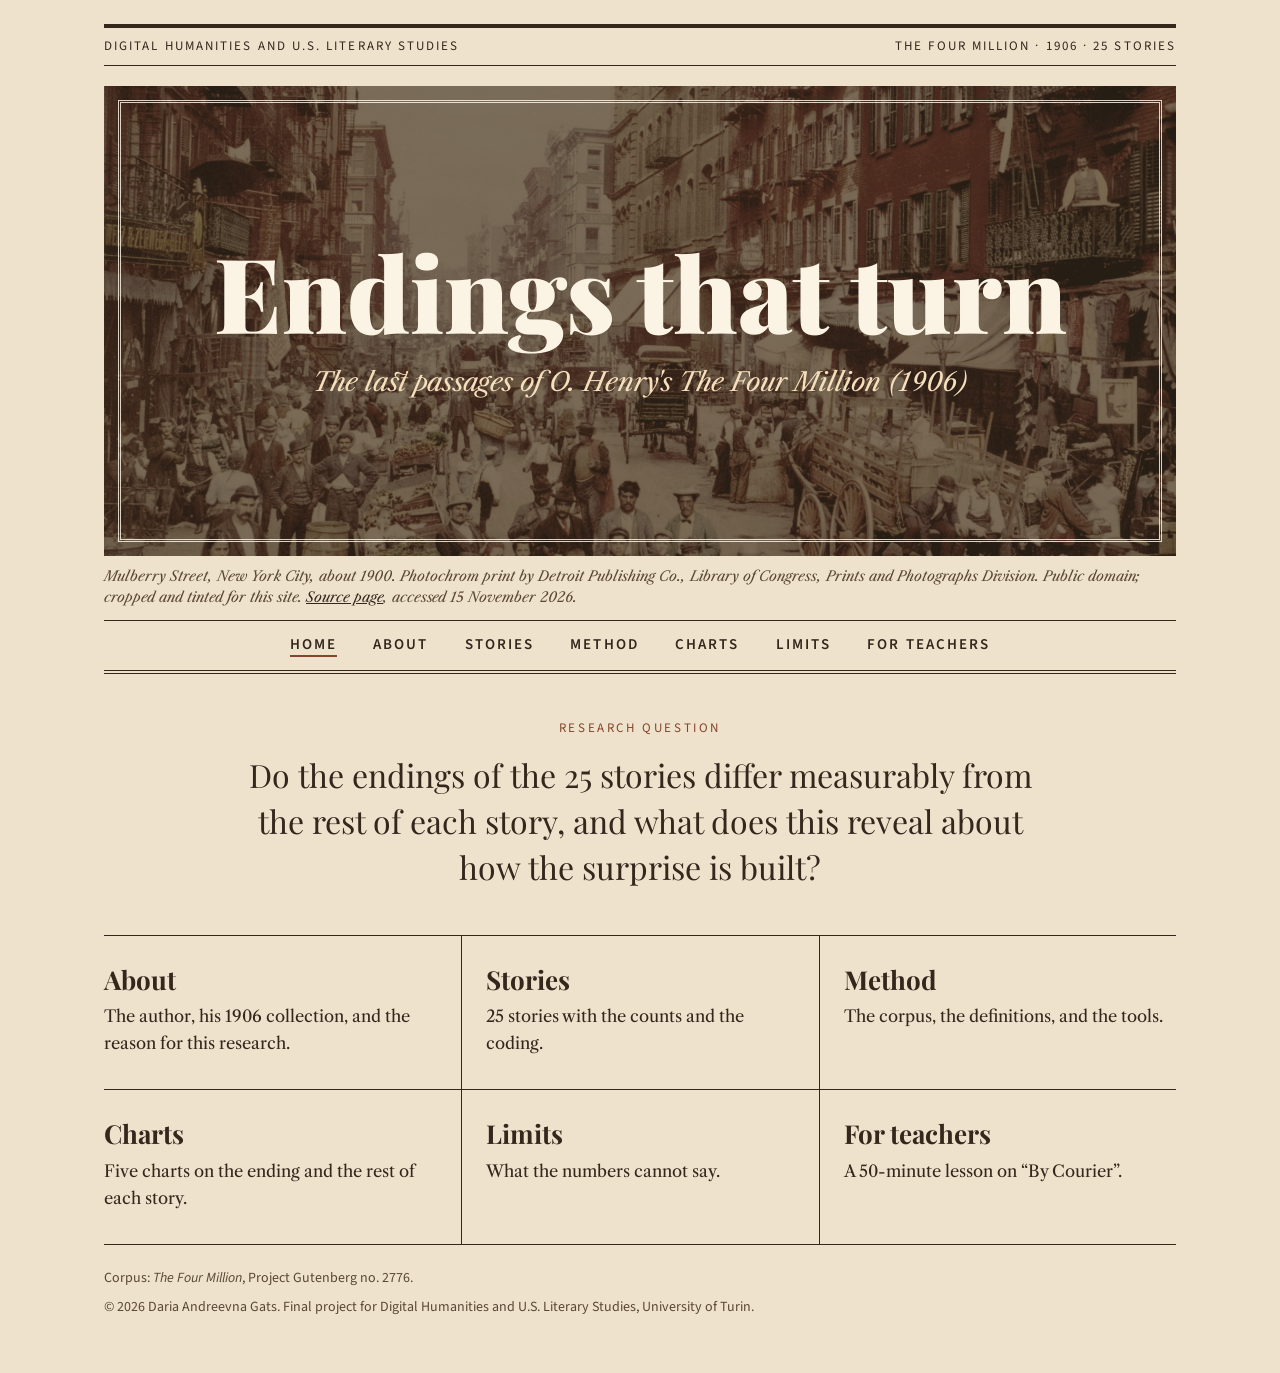
<file: index.html>
<!doctype html>
<html lang="en">
<head>
  <meta charset="utf-8">
  <meta name="viewport" content="width=device-width, initial-scale=1">
  <title>Endings that turn: O. Henry's The Four Million</title>
  <meta name="description" content="A digital humanities project on the last passages of O. Henry's The Four Million (1906).">
  <link rel="preconnect" href="https://fonts.googleapis.com">
  <link rel="preconnect" href="https://fonts.gstatic.com" crossorigin>
  <link href="https://fonts.googleapis.com/css2?family=Libre+Caslon+Text:ital,wght@0,400;0,700;1,400&family=Playfair+Display:wght@700;900&family=Source+Sans+3:wght@400;600&display=swap" rel="stylesheet">
  <link rel="stylesheet" href="css/style.css">
</head>
<body>
  <div class="page">

    <div class="topbar">
      <p>Digital Humanities and U.S. Literary Studies</p>
      <p>The Four Million &middot; 1906 &middot; 25 stories</p>
    </div>

    <header class="masthead">
      <img src="images/mulberry-street.jpg" alt="A crowded street market in New York around 1900, with tall, crowded apartment buildings, carts, fruit stalls and people looking at the camera.">
      <div class="masthead-text">
        <h1>Endings that turn</h1>
        <p class="subtitle">The last passages of O. Henry's <cite>The Four Million</cite> (1906)</p>
      </div>
    </header>
    <p class="caption">Mulberry Street, New York City, about 1900. Photochrom print by Detroit Publishing Co., Library of Congress, Prints and Photographs Division. Public domain; cropped and tinted for this site. <a href="https://www.loc.gov/pictures/item/2016794146/" target="_blank" rel="noopener">Source page</a>, accessed 15 November 2026.</p>

    <nav class="sectionbar" aria-label="Main menu">
      <ul>
        <li><a href="index.html" aria-current="page">Home</a></li>
        <li><a href="about.html">About</a></li>
        <li><a href="stories.html">Stories</a></li>
        <li><a href="method.html">Method</a></li>
        <li><a href="charts.html">Charts</a></li>
        <li><a href="limits.html">Limits</a></li>
        <li><a href="teachers.html">For teachers</a></li>
      </ul>
    </nav>

    <main>
      <section class="lead" aria-labelledby="rq">
        <p class="label" id="rq">Research question</p>
        <p class="question">Do the endings of the 25 stories differ measurably from the rest of each story, and what does this reveal about how the surprise is built?</p>
      </section>

      <section class="columns columns-six" aria-label="Sections of the site">
        <div>
          <a href="about.html">
            <h2>About</h2>
            <p>The author, his 1906 collection, and the reason for this research.</p>
          </a>
        </div>
        <div>
          <a href="stories.html">
            <h2>Stories</h2>
            <p>25 stories with the counts and the coding.</p>
          </a>
        </div>
        <div>
          <a href="method.html">
            <h2>Method</h2>
            <p>The corpus, the definitions, and the tools.</p>
          </a>
        </div>
        <div>
          <a href="charts.html">
            <h2>Charts</h2>
            <p>Five charts on the ending and the rest of each story.</p>
          </a>
        </div>
        <div>
          <a href="limits.html">
            <h2>Limits</h2>
            <p>What the numbers cannot say.</p>
          </a>
        </div>
        <div>
          <a href="teachers.html">
            <h2>For teachers</h2>
            <p>A 50-minute lesson on &ldquo;By Courier&rdquo;.</p>
          </a>
        </div>
      </section>
        </main>

    <footer class="site-footer">
      <p>Corpus: <cite>The Four Million</cite>, Project Gutenberg no. 2776.</p>
      <p>&copy; 2026 Daria Andreevna Gats. Final project for Digital Humanities and U.S. Literary Studies, University of Turin.</p>
    </footer>

  </div>
  <script data-goatcounter="https://dariagats.goatcounter.com/count" async src="//gc.zgo.at/count.js"></script>
</body>
</html>
</file>
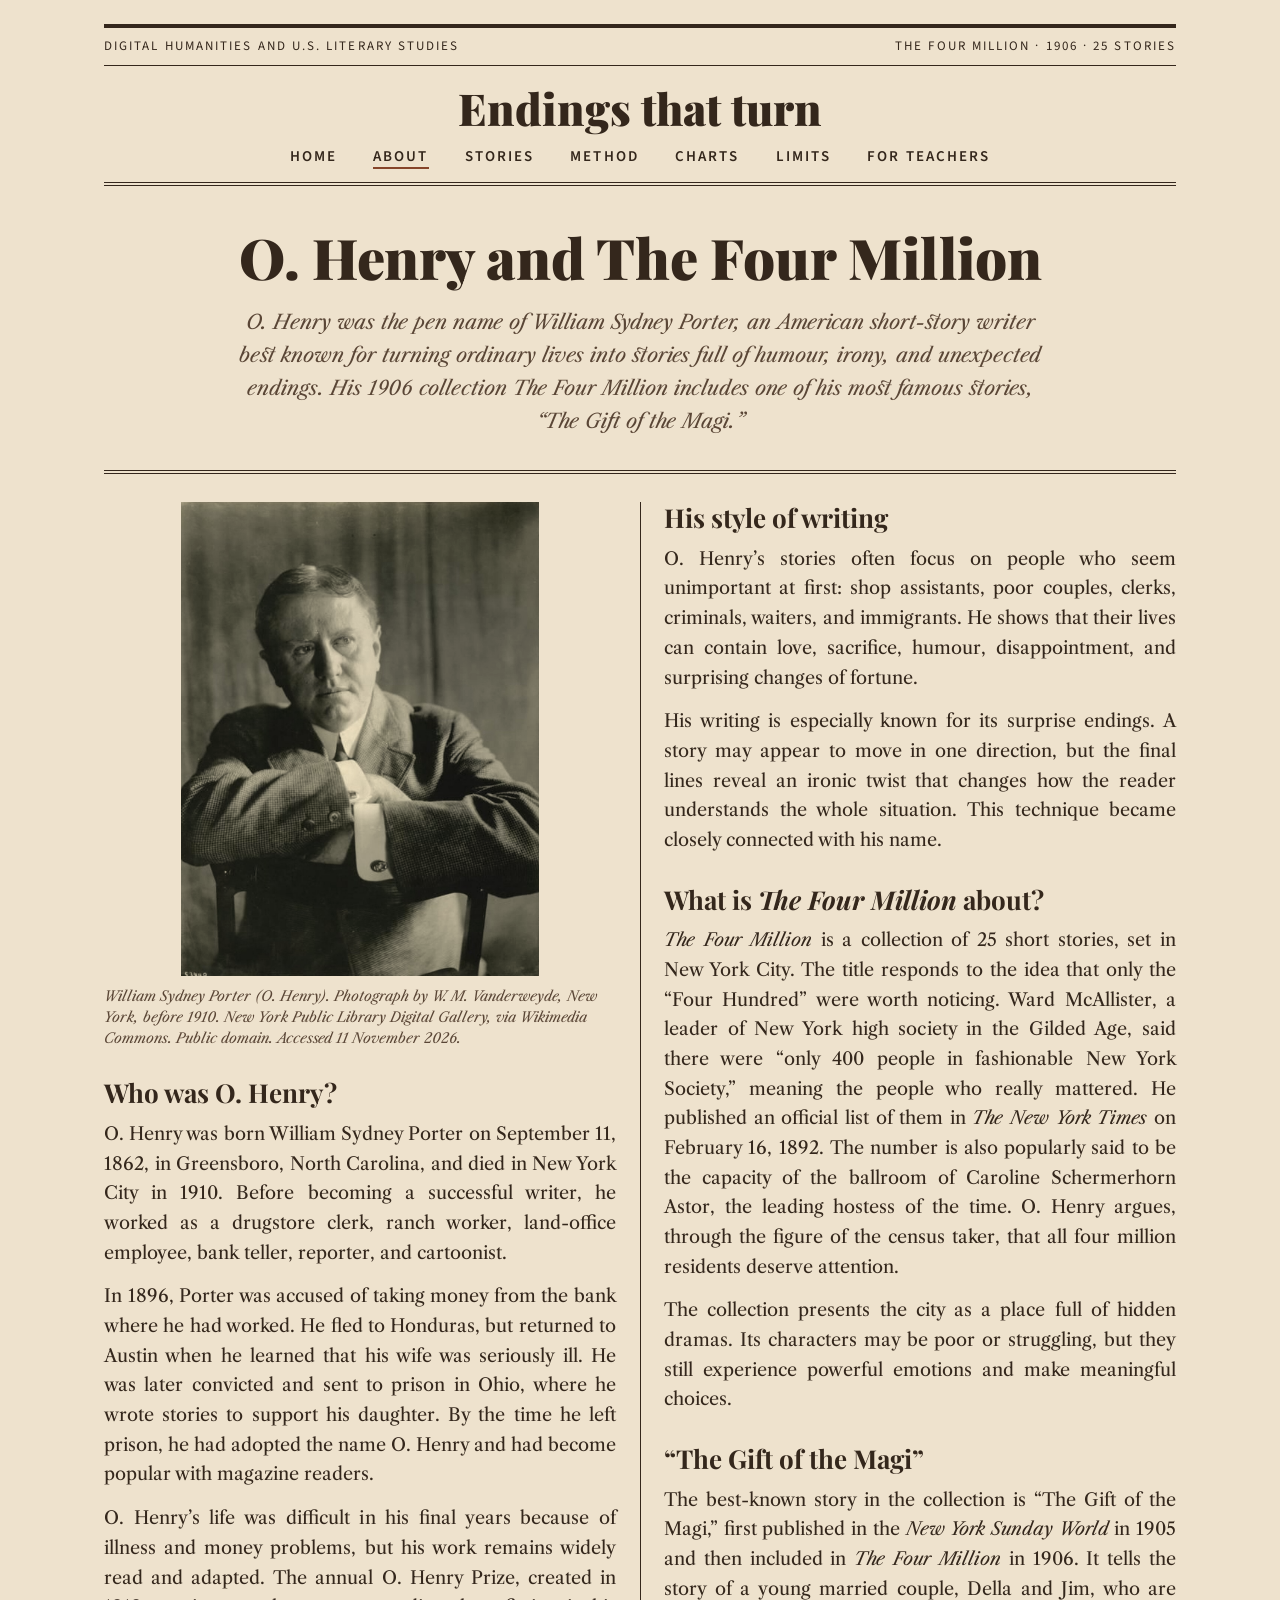
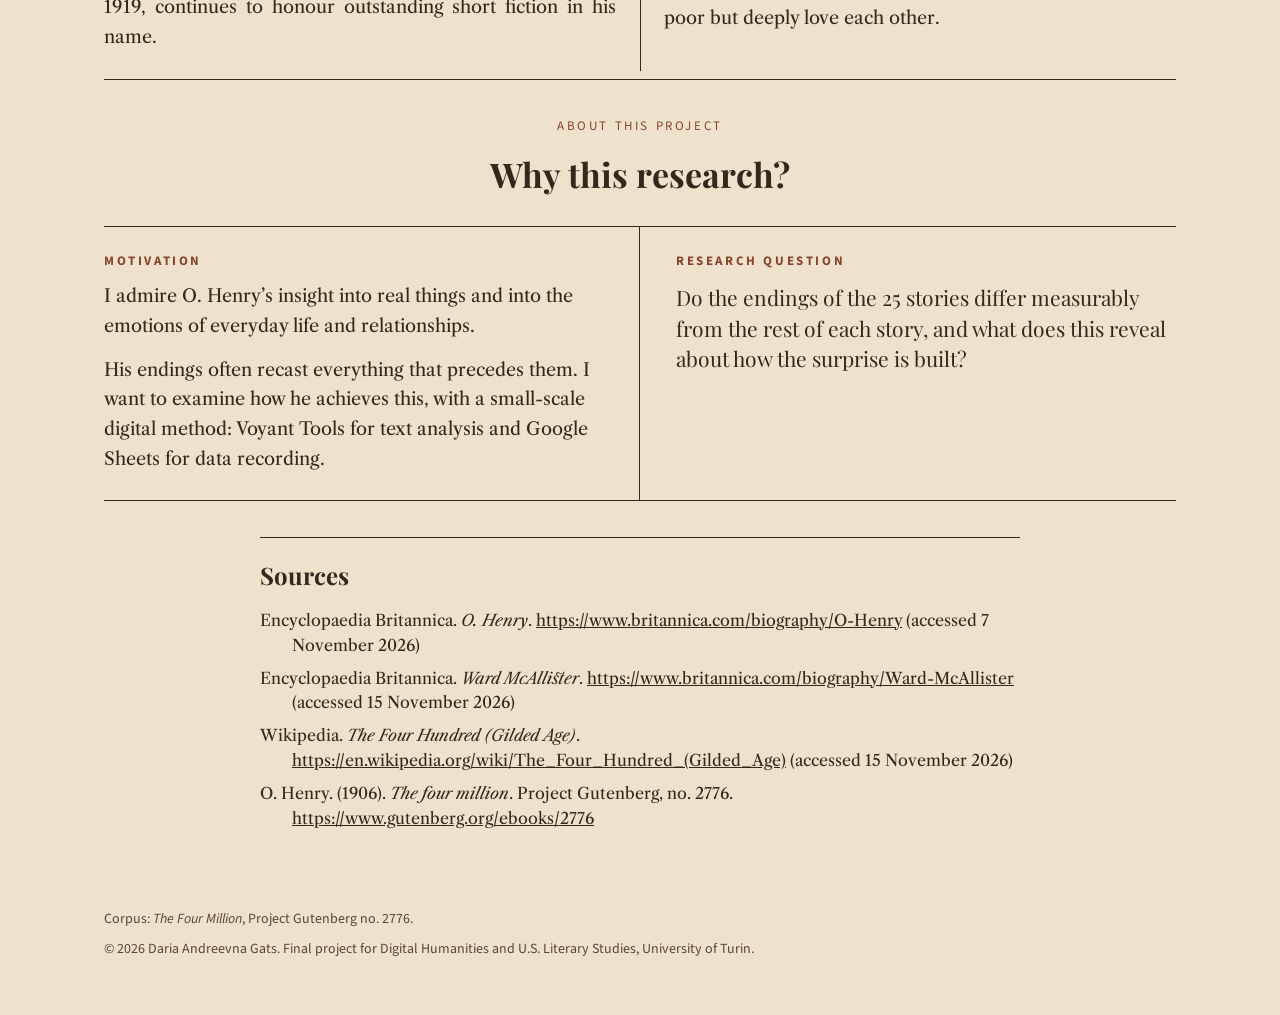
<file: about.html>
<!doctype html>
<html lang="en">
<head>
  <meta charset="utf-8">
  <meta name="viewport" content="width=device-width, initial-scale=1">
  <title>O. Henry and The Four Million &middot; Endings that turn</title>
  <meta name="description" content="Who O. Henry was, what The Four Million (1906) is about, and why this project.">
  <link rel="preconnect" href="https://fonts.googleapis.com">
  <link rel="preconnect" href="https://fonts.gstatic.com" crossorigin>
  <link href="https://fonts.googleapis.com/css2?family=Libre+Caslon+Text:ital,wght@0,400;0,700;1,400&family=Playfair+Display:wght@700;900&family=Source+Sans+3:wght@400;600&display=swap" rel="stylesheet">
  <link rel="stylesheet" href="css/style.css">
</head>
<body>
  <div class="page">

    <div class="topbar">
      <p>Digital Humanities and U.S. Literary Studies</p>
      <p>The Four Million &middot; 1906 &middot; 25 stories</p>
    </div>

    <p class="site-title"><a href="index.html">Endings that turn</a></p>

    <nav class="sectionbar" aria-label="Main menu">
      <ul>
        <li><a href="index.html">Home</a></li>
        <li><a href="about.html" aria-current="page">About</a></li>
        <li><a href="stories.html">Stories</a></li>
        <li><a href="method.html">Method</a></li>
        <li><a href="charts.html">Charts</a></li>
        <li><a href="limits.html">Limits</a></li>
        <li><a href="teachers.html">For teachers</a></li>
      </ul>
    </nav>

    <main class="paper">
      <header class="paper-head">
        <h1>O. Henry and <cite>The Four Million</cite></h1>
        <p class="intro">O. Henry was the pen name of William Sydney Porter, an American short-story writer best known for turning ordinary lives into stories full of humour, irony, and unexpected endings. His 1906 collection <cite>The Four Million</cite> includes one of his most famous stories, &ldquo;The Gift of the Magi.&rdquo;</p>
      </header>

      <div class="two-cols">
        <figure class="portrait">
          <img src="images/o-henry-portrait.jpg" alt="Black-and-white photograph of O. Henry, a middle-aged man in a checked jacket and a white shirt. He sits with his arms folded on the back of a chair and looks to the side." width="960" height="1270">
          <figcaption>William Sydney Porter (O. Henry). Photograph by W. M. Vanderweyde, New York, before 1910. New York Public Library Digital Gallery, via Wikimedia Commons. Public domain. Accessed 11 November 2026.</figcaption>
        </figure>

        <section>
          <h2>Who was O. Henry?</h2>
          <p>O. Henry was born William Sydney Porter on September 11, 1862, in Greensboro, North Carolina, and died in New York City in 1910. Before becoming a successful writer, he worked as a drugstore clerk, ranch worker, land-office employee, bank teller, reporter, and cartoonist.</p>
          <p>In 1896, Porter was accused of taking money from the bank where he had worked. He fled to Honduras, but returned to Austin when he learned that his wife was seriously ill. He was later convicted and sent to prison in Ohio, where he wrote stories to support his daughter. By the time he left prison, he had adopted the name O. Henry and had become popular with magazine readers.</p>
          <p>O. Henry&rsquo;s life was difficult in his final years because of illness and money problems, but his work remains widely read and adapted. The annual O. Henry Prize, created in 1919, continues to honour outstanding short fiction in his name.</p>
        </section>

        <section>
          <h2>His style of writing</h2>
          <p>O. Henry&rsquo;s stories often focus on people who seem unimportant at first: shop assistants, poor couples, clerks, criminals, waiters, and immigrants. He shows that their lives can contain love, sacrifice, humour, disappointment, and surprising changes of fortune.</p>
          <p>His writing is especially known for its surprise endings. A story may appear to move in one direction, but the final lines reveal an ironic twist that changes how the reader understands the whole situation. This technique became closely connected with his name.</p>
        </section>

        <section>
          <h2>What is <cite>The Four Million</cite> about?</h2>
          <p><cite>The Four Million</cite> is a collection of 25 short stories, set in New York City. The title responds to the idea that only the &ldquo;Four Hundred&rdquo; were worth noticing. Ward McAllister, a leader of New York high society in the Gilded Age, said there were &ldquo;only 400 people in fashionable New York Society,&rdquo; meaning the people who really mattered. He published an official list of them in <cite>The New York Times</cite> on February 16, 1892. The number is also popularly said to be the capacity of the ballroom of Caroline Schermerhorn Astor, the leading hostess of the time. O. Henry argues, through the figure of the census taker, that all four million residents deserve attention.</p>
          <p>The collection presents the city as a place full of hidden dramas. Its characters may be poor or struggling, but they still experience powerful emotions and make meaningful choices.</p>
        </section>

        <section>
          <h2>&ldquo;The Gift of the Magi&rdquo;</h2>
          <p>The best-known story in the collection is &ldquo;The Gift of the Magi,&rdquo; first published in the <cite>New York Sunday World</cite> in 1905 and then included in <cite>The Four Million</cite> in 1906. It tells the story of a young married couple, Della and Jim, who are poor but deeply love each other.</p>
        </section>
      </div>

      <section class="why">
        <p class="label">About this project</p>
        <h2>Why this research?</h2>
        <div class="why-cols">
          <div>
            <h3>Motivation</h3>
            <p>I admire O. Henry&rsquo;s insight into real things and into the emotions of everyday life and relationships.</p>
            <p>His endings often recast everything that precedes them. I want to examine how he achieves this, with a small-scale digital method: Voyant Tools for text analysis and Google Sheets for data recording.</p>
          </div>
          <div>
            <h3>Research question</h3>
            <p>Do the endings of the 25 stories differ measurably from the rest of each story, and what does this reveal about how the surprise is built?</p>
          </div>
        </div>
      </section>

      <section class="refs">
        <h2>Sources</h2>
        <ul>
          <li>Encyclopaedia Britannica. <em>O. Henry</em>. <a href="https://www.britannica.com/biography/O-Henry" target="_blank" rel="noopener">https://www.britannica.com/biography/O-Henry</a> (accessed 7 November 2026)</li>
          <li>Encyclopaedia Britannica. <em>Ward McAllister</em>. <a href="https://www.britannica.com/biography/Ward-McAllister" target="_blank" rel="noopener">https://www.britannica.com/biography/Ward-McAllister</a> (accessed 15 November 2026)</li>
          <li>Wikipedia. <em>The Four Hundred (Gilded Age)</em>. <a href="https://en.wikipedia.org/wiki/The_Four_Hundred_(Gilded_Age)" target="_blank" rel="noopener">https://en.wikipedia.org/wiki/The_Four_Hundred_(Gilded_Age)</a> (accessed 15 November 2026)</li>
          <li>O. Henry. (1906). <em>The four million</em>. Project Gutenberg, no. 2776. <a href="https://www.gutenberg.org/ebooks/2776" target="_blank" rel="noopener">https://www.gutenberg.org/ebooks/2776</a></li>
        </ul>
      </section>
    </main>

    <footer class="site-footer">
      <p>Corpus: <cite>The Four Million</cite>, Project Gutenberg no. 2776.</p>
      <p>&copy; 2026 Daria Andreevna Gats. Final project for Digital Humanities and U.S. Literary Studies, University of Turin.</p>
    </footer>

  </div>
  <script data-goatcounter="https://dariagats.goatcounter.com/count" async src="//gc.zgo.at/count.js"></script>
</body>
</html>
</file>
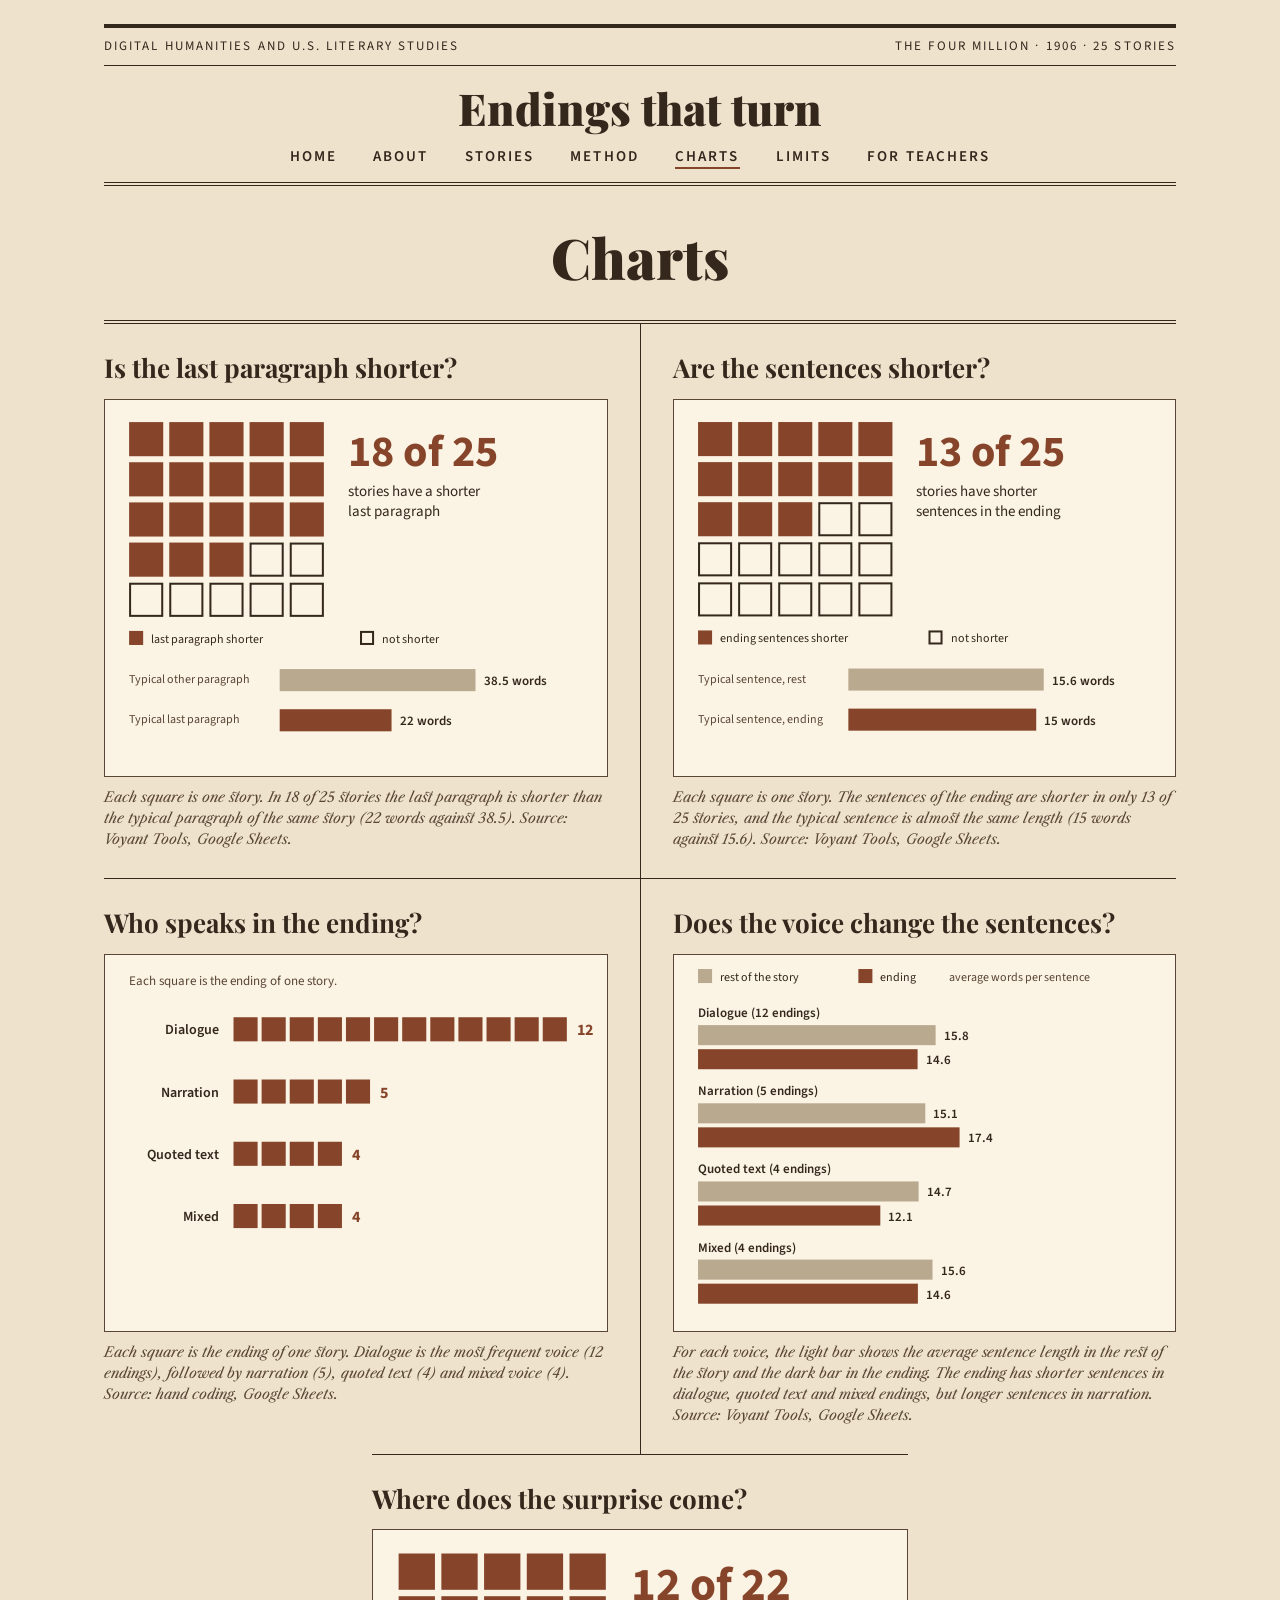
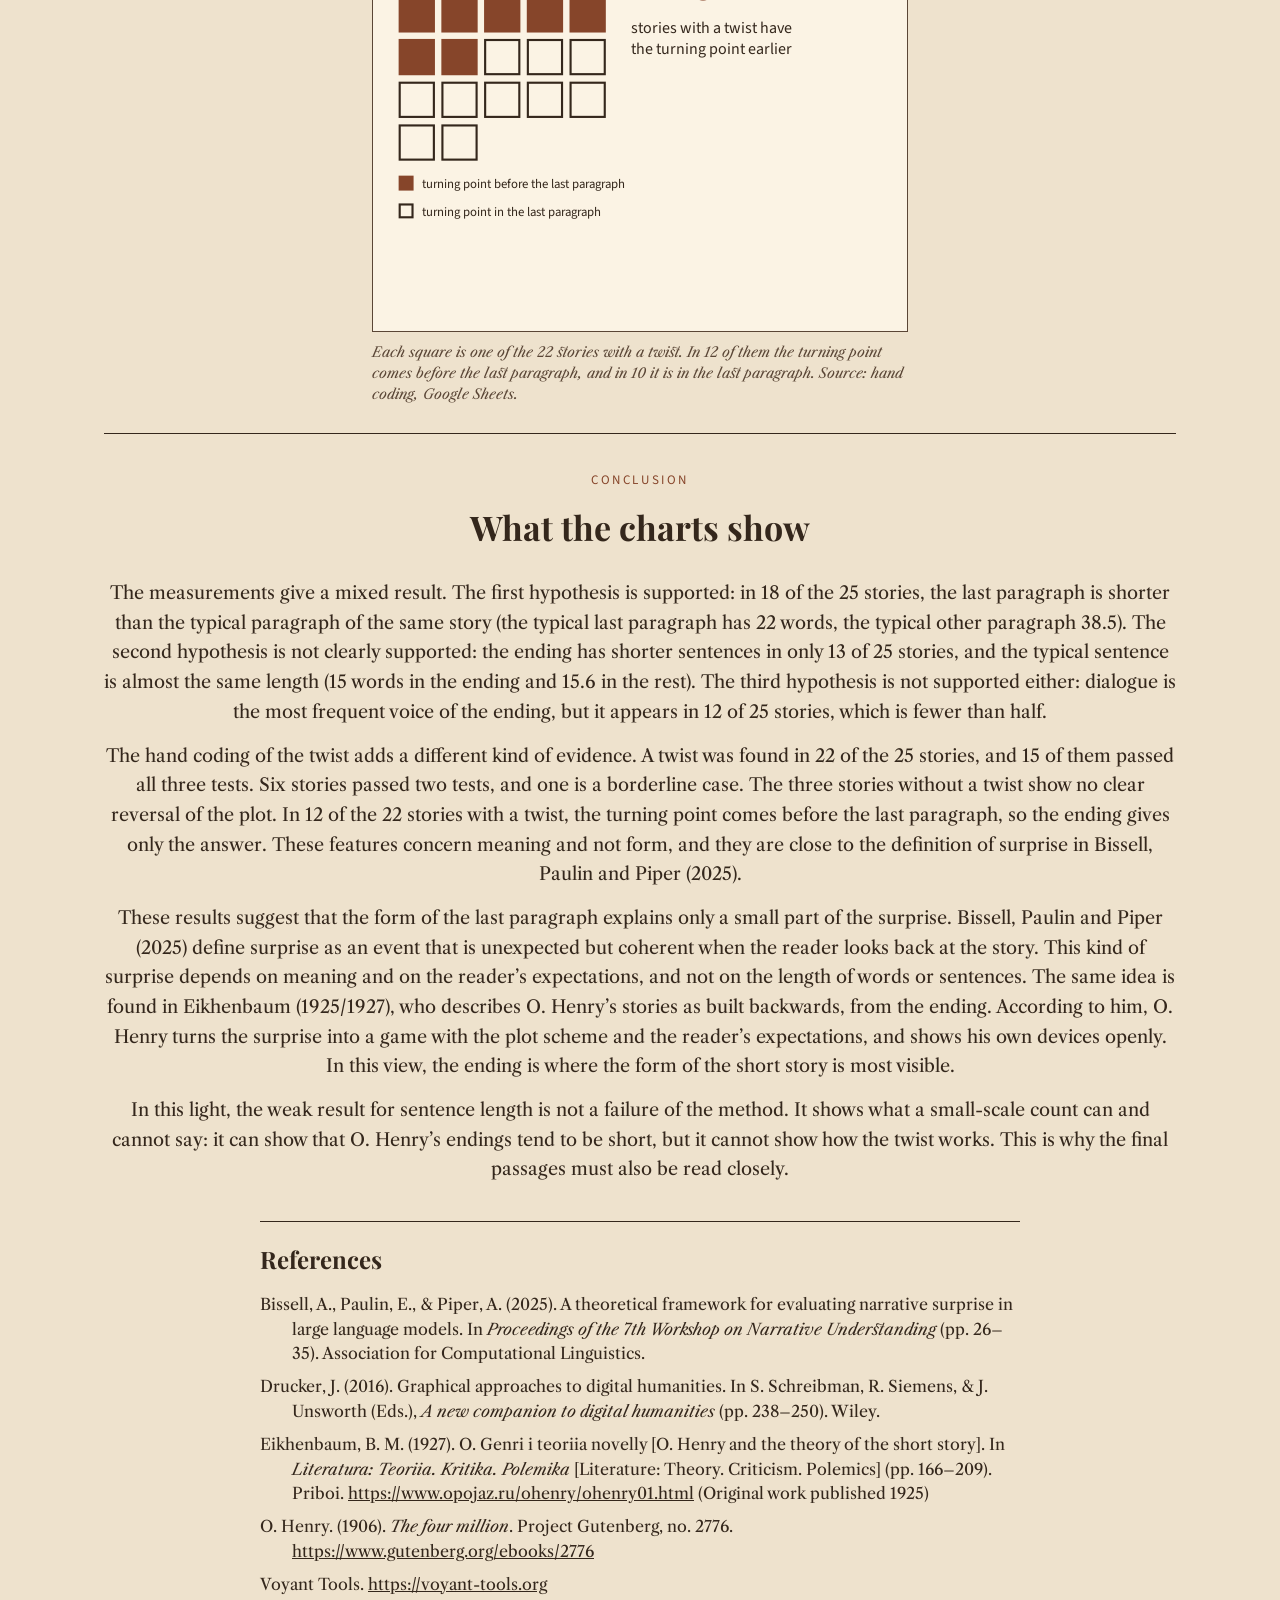
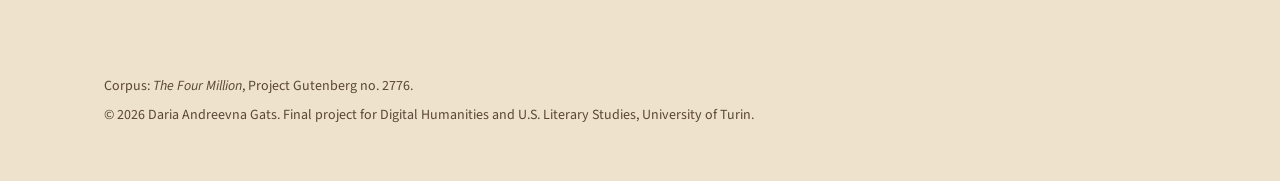
<file: charts.html>
<!doctype html>
<html lang="en">
<head>
  <meta charset="utf-8">
  <meta name="viewport" content="width=device-width, initial-scale=1">
  <title>Charts &middot; Endings that turn</title>
  <meta name="description" content="Charts comparing the final passage of each story of O. Henry's The Four Million with the rest of the story.">
  <link rel="preconnect" href="https://fonts.googleapis.com">
  <link rel="preconnect" href="https://fonts.gstatic.com" crossorigin>
  <link href="https://fonts.googleapis.com/css2?family=Libre+Caslon+Text:ital,wght@0,400;0,700;1,400&family=Playfair+Display:wght@700;900&family=Source+Sans+3:wght@400;600&display=swap" rel="stylesheet">
  <link rel="stylesheet" href="css/style.css">
</head>
<body>
  <div class="page">

    <div class="topbar">
      <p>Digital Humanities and U.S. Literary Studies</p>
      <p>The Four Million &middot; 1906 &middot; 25 stories</p>
    </div>

    <p class="site-title"><a href="index.html">Endings that turn</a></p>

    <nav class="sectionbar" aria-label="Main menu">
      <ul>
        <li><a href="index.html">Home</a></li>
        <li><a href="about.html">About</a></li>
        <li><a href="stories.html">Stories</a></li>
        <li><a href="method.html">Method</a></li>
        <li><a href="charts.html" aria-current="page">Charts</a></li>
        <li><a href="limits.html">Limits</a></li>
        <li><a href="teachers.html">For teachers</a></li>
      </ul>
    </nav>

    <main class="paper">
      <header class="paper-head">
        <h1>Charts</h1>
      </header>

      <div class="chart-grid">
        <figure class="chart">
          <h2>Is the last paragraph shorter?</h2>
          <!-- chart:1 --><svg viewBox="0 0 500 375" role="img" aria-labelledby="t1" xmlns="http://www.w3.org/2000/svg"><title id="t1">A grid of 25 squares, one for each story. Eighteen are filled: these stories have a last paragraph shorter than their typical paragraph. Two bars compare the typical other paragraph, 38.5 words, with the typical last paragraph, 22 words.</title><rect x="24" y="22" width="34" height="34" fill="#86452a"/><rect x="64" y="22" width="34" height="34" fill="#86452a"/><rect x="104" y="22" width="34" height="34" fill="#86452a"/><rect x="144" y="22" width="34" height="34" fill="#86452a"/><rect x="184" y="22" width="34" height="34" fill="#86452a"/><rect x="24" y="62" width="34" height="34" fill="#86452a"/><rect x="64" y="62" width="34" height="34" fill="#86452a"/><rect x="104" y="62" width="34" height="34" fill="#86452a"/><rect x="144" y="62" width="34" height="34" fill="#86452a"/><rect x="184" y="62" width="34" height="34" fill="#86452a"/><rect x="24" y="102" width="34" height="34" fill="#86452a"/><rect x="64" y="102" width="34" height="34" fill="#86452a"/><rect x="104" y="102" width="34" height="34" fill="#86452a"/><rect x="144" y="102" width="34" height="34" fill="#86452a"/><rect x="184" y="102" width="34" height="34" fill="#86452a"/><rect x="24" y="142" width="34" height="34" fill="#86452a"/><rect x="64" y="142" width="34" height="34" fill="#86452a"/><rect x="104" y="142" width="34" height="34" fill="#86452a"/><rect x="145" y="143" width="32" height="32" fill="none" stroke="#34271c" stroke-width="2"/><rect x="185" y="143" width="32" height="32" fill="none" stroke="#34271c" stroke-width="2"/><rect x="25" y="183" width="32" height="32" fill="none" stroke="#34271c" stroke-width="2"/><rect x="65" y="183" width="32" height="32" fill="none" stroke="#34271c" stroke-width="2"/><rect x="105" y="183" width="32" height="32" fill="none" stroke="#34271c" stroke-width="2"/><rect x="145" y="183" width="32" height="32" fill="none" stroke="#34271c" stroke-width="2"/><rect x="185" y="183" width="32" height="32" fill="none" stroke="#34271c" stroke-width="2"/><text x="242" y="66" font-size="44" font-weight="700" fill="#86452a" text-anchor="start">18 of 25</text><text x="242" y="96" font-size="15" font-weight="400" fill="#34271c" text-anchor="start">stories have a shorter</text><text x="242" y="116" font-size="15" font-weight="400" fill="#34271c" text-anchor="start">last paragraph</text><rect x="24" y="230" width="14" height="14" fill="#86452a"/><text x="46" y="242" font-size="12" font-weight="400" fill="#34271c" text-anchor="start">last paragraph shorter</text><rect x="255" y="231" width="12" height="12" fill="none" stroke="#34271c" stroke-width="2"/><text x="276" y="242" font-size="12" font-weight="400" fill="#34271c" text-anchor="start">not shorter</text><text x="24" y="282" font-size="12" font-weight="400" fill="#5a4636" text-anchor="start">Typical other paragraph</text><rect x="174" y="268" width="195.0" height="22" fill="#b9a98f"/><text x="377.0" y="284" font-size="13" font-weight="600" fill="#34271c" text-anchor="start">38.5 words</text><text x="24" y="322" font-size="12" font-weight="400" fill="#5a4636" text-anchor="start">Typical last paragraph</text><rect x="174" y="308" width="111.4" height="22" fill="#86452a"/><text x="293.42857142857144" y="324" font-size="13" font-weight="600" fill="#34271c" text-anchor="start">22 words</text></svg><!-- /chart:1 -->
          <figcaption>Each square is one story. In 18 of 25 stories the last paragraph is shorter than the typical paragraph of the same story (22 words against 38.5). Source: Voyant Tools, Google Sheets.</figcaption>
        </figure>
        <figure class="chart">
          <h2>Are the sentences shorter?</h2>
          <!-- chart:2 --><svg viewBox="0 0 500 375" role="img" aria-labelledby="t2" xmlns="http://www.w3.org/2000/svg"><title id="t2">A grid of 25 squares, one for each story. Thirteen are filled: these stories have shorter sentences in the ending. Two bars show the typical sentence in the rest of the story, 15.6 words, and in the ending, 15 words.</title><rect x="24" y="22" width="34" height="34" fill="#86452a"/><rect x="64" y="22" width="34" height="34" fill="#86452a"/><rect x="104" y="22" width="34" height="34" fill="#86452a"/><rect x="144" y="22" width="34" height="34" fill="#86452a"/><rect x="184" y="22" width="34" height="34" fill="#86452a"/><rect x="24" y="62" width="34" height="34" fill="#86452a"/><rect x="64" y="62" width="34" height="34" fill="#86452a"/><rect x="104" y="62" width="34" height="34" fill="#86452a"/><rect x="144" y="62" width="34" height="34" fill="#86452a"/><rect x="184" y="62" width="34" height="34" fill="#86452a"/><rect x="24" y="102" width="34" height="34" fill="#86452a"/><rect x="64" y="102" width="34" height="34" fill="#86452a"/><rect x="104" y="102" width="34" height="34" fill="#86452a"/><rect x="145" y="103" width="32" height="32" fill="none" stroke="#34271c" stroke-width="2"/><rect x="185" y="103" width="32" height="32" fill="none" stroke="#34271c" stroke-width="2"/><rect x="25" y="143" width="32" height="32" fill="none" stroke="#34271c" stroke-width="2"/><rect x="65" y="143" width="32" height="32" fill="none" stroke="#34271c" stroke-width="2"/><rect x="105" y="143" width="32" height="32" fill="none" stroke="#34271c" stroke-width="2"/><rect x="145" y="143" width="32" height="32" fill="none" stroke="#34271c" stroke-width="2"/><rect x="185" y="143" width="32" height="32" fill="none" stroke="#34271c" stroke-width="2"/><rect x="25" y="183" width="32" height="32" fill="none" stroke="#34271c" stroke-width="2"/><rect x="65" y="183" width="32" height="32" fill="none" stroke="#34271c" stroke-width="2"/><rect x="105" y="183" width="32" height="32" fill="none" stroke="#34271c" stroke-width="2"/><rect x="145" y="183" width="32" height="32" fill="none" stroke="#34271c" stroke-width="2"/><rect x="185" y="183" width="32" height="32" fill="none" stroke="#34271c" stroke-width="2"/><text x="242" y="66" font-size="44" font-weight="700" fill="#86452a" text-anchor="start">13 of 25</text><text x="242" y="96" font-size="15" font-weight="400" fill="#34271c" text-anchor="start">stories have shorter</text><text x="242" y="116" font-size="15" font-weight="400" fill="#34271c" text-anchor="start">sentences in the ending</text><rect x="24" y="230" width="14" height="14" fill="#86452a"/><text x="46" y="242" font-size="12" font-weight="400" fill="#34271c" text-anchor="start">ending sentences shorter</text><rect x="255" y="231" width="12" height="12" fill="none" stroke="#34271c" stroke-width="2"/><text x="276" y="242" font-size="12" font-weight="400" fill="#34271c" text-anchor="start">not shorter</text><text x="24" y="282" font-size="12" font-weight="400" fill="#5a4636" text-anchor="start">Typical sentence, rest</text><rect x="174" y="268" width="195.0" height="22" fill="#b9a98f"/><text x="377.0" y="284" font-size="13" font-weight="600" fill="#34271c" text-anchor="start">15.6 words</text><text x="24" y="322" font-size="12" font-weight="400" fill="#5a4636" text-anchor="start">Typical sentence, ending</text><rect x="174" y="308" width="187.5" height="22" fill="#86452a"/><text x="369.5" y="324" font-size="13" font-weight="600" fill="#34271c" text-anchor="start">15 words</text></svg><!-- /chart:2 -->
          <figcaption>Each square is one story. The sentences of the ending are shorter in only 13 of 25 stories, and the typical sentence is almost the same length (15 words against 15.6). Source: Voyant Tools, Google Sheets.</figcaption>
        </figure>
        <figure class="chart">
          <h2>Who speaks in the ending?</h2>
          <!-- chart:3 --><svg viewBox="0 0 500 375" role="img" aria-labelledby="t3" xmlns="http://www.w3.org/2000/svg"><title id="t3">Four rows of squares, one square for each ending: dialogue 12, narration 5, quoted text 4, mixed 4.</title><text x="24" y="30" font-size="13" font-weight="400" fill="#5a4636" text-anchor="start">Each square is the ending of one story.</text><text x="114" y="79" font-size="14" font-weight="600" fill="#34271c" text-anchor="end">Dialogue</text><rect x="128" y="62" width="24" height="24" fill="#86452a"/><rect x="156" y="62" width="24" height="24" fill="#86452a"/><rect x="184" y="62" width="24" height="24" fill="#86452a"/><rect x="212" y="62" width="24" height="24" fill="#86452a"/><rect x="240" y="62" width="24" height="24" fill="#86452a"/><rect x="268" y="62" width="24" height="24" fill="#86452a"/><rect x="296" y="62" width="24" height="24" fill="#86452a"/><rect x="324" y="62" width="24" height="24" fill="#86452a"/><rect x="352" y="62" width="24" height="24" fill="#86452a"/><rect x="380" y="62" width="24" height="24" fill="#86452a"/><rect x="408" y="62" width="24" height="24" fill="#86452a"/><rect x="436" y="62" width="24" height="24" fill="#86452a"/><text x="470" y="80" font-size="16" font-weight="700" fill="#86452a" text-anchor="start">12</text><text x="114" y="141" font-size="14" font-weight="600" fill="#34271c" text-anchor="end">Narration</text><rect x="128" y="124" width="24" height="24" fill="#86452a"/><rect x="156" y="124" width="24" height="24" fill="#86452a"/><rect x="184" y="124" width="24" height="24" fill="#86452a"/><rect x="212" y="124" width="24" height="24" fill="#86452a"/><rect x="240" y="124" width="24" height="24" fill="#86452a"/><text x="274" y="142" font-size="16" font-weight="700" fill="#86452a" text-anchor="start">5</text><text x="114" y="203" font-size="14" font-weight="600" fill="#34271c" text-anchor="end">Quoted text</text><rect x="128" y="186" width="24" height="24" fill="#86452a"/><rect x="156" y="186" width="24" height="24" fill="#86452a"/><rect x="184" y="186" width="24" height="24" fill="#86452a"/><rect x="212" y="186" width="24" height="24" fill="#86452a"/><text x="246" y="204" font-size="16" font-weight="700" fill="#86452a" text-anchor="start">4</text><text x="114" y="265" font-size="14" font-weight="600" fill="#34271c" text-anchor="end">Mixed</text><rect x="128" y="248" width="24" height="24" fill="#86452a"/><rect x="156" y="248" width="24" height="24" fill="#86452a"/><rect x="184" y="248" width="24" height="24" fill="#86452a"/><rect x="212" y="248" width="24" height="24" fill="#86452a"/><text x="246" y="266" font-size="16" font-weight="700" fill="#86452a" text-anchor="start">4</text></svg><!-- /chart:3 -->
          <figcaption>Each square is the ending of one story. Dialogue is the most frequent voice (12 endings), followed by narration (5), quoted text (4) and mixed voice (4). Source: hand coding, Google Sheets.</figcaption>
        </figure>
        <figure class="chart">
          <h2>Does the voice change the sentences?</h2>
          <!-- chart:4 --><svg viewBox="0 0 500 375" role="img" aria-labelledby="t4" xmlns="http://www.w3.org/2000/svg"><title id="t4">Four pairs of bars, one pair for each voice, with the average sentence length in the rest of the story and in the ending. The ending has shorter sentences in dialogue, quoted text and mixed endings, and longer sentences in narration, 17.4 words against 15.1.</title><rect x="24" y="14" width="14" height="14" fill="#b9a98f"/><text x="46" y="26" font-size="12" font-weight="400" fill="#34271c" text-anchor="start">rest of the story</text><rect x="184" y="14" width="14" height="14" fill="#86452a"/><text x="206" y="26" font-size="12" font-weight="400" fill="#34271c" text-anchor="start">ending</text><text x="274" y="26" font-size="12" font-weight="400" fill="#5a4636" text-anchor="start">average words per sentence</text><text x="24" y="62" font-size="13" font-weight="600" fill="#34271c" text-anchor="start">Dialogue (12 endings)</text><rect x="24" y="70" width="237.1" height="20" fill="#b9a98f"/><text x="269.125" y="85" font-size="13" font-weight="600" fill="#34271c" text-anchor="start">15.8</text><rect x="24" y="94" width="219.1" height="20" fill="#86452a"/><text x="251.125" y="109" font-size="13" font-weight="600" fill="#34271c" text-anchor="start">14.6</text><text x="24" y="140" font-size="13" font-weight="600" fill="#34271c" text-anchor="start">Narration (5 endings)</text><rect x="24" y="148" width="226.8" height="20" fill="#b9a98f"/><text x="258.79999999999995" y="163" font-size="13" font-weight="600" fill="#34271c" text-anchor="start">15.1</text><rect x="24" y="172" width="261.0" height="20" fill="#86452a"/><text x="293.0" y="187" font-size="13" font-weight="600" fill="#34271c" text-anchor="start">17.4</text><text x="24" y="218" font-size="13" font-weight="600" fill="#34271c" text-anchor="start">Quoted text (4 endings)</text><rect x="24" y="226" width="220.1" height="20" fill="#b9a98f"/><text x="252.125" y="241" font-size="13" font-weight="600" fill="#34271c" text-anchor="start">14.7</text><rect x="24" y="250" width="181.9" height="20" fill="#86452a"/><text x="213.875" y="265" font-size="13" font-weight="600" fill="#34271c" text-anchor="start">12.1</text><text x="24" y="296" font-size="13" font-weight="600" fill="#34271c" text-anchor="start">Mixed (4 endings)</text><rect x="24" y="304" width="234.0" height="20" fill="#b9a98f"/><text x="266.0" y="319" font-size="13" font-weight="600" fill="#34271c" text-anchor="start">15.6</text><rect x="24" y="328" width="219.4" height="20" fill="#86452a"/><text x="251.375" y="343" font-size="13" font-weight="600" fill="#34271c" text-anchor="start">14.6</text></svg><!-- /chart:4 -->
          <figcaption>For each voice, the light bar shows the average sentence length in the rest of the story and the dark bar in the ending. The ending has shorter sentences in dialogue, quoted text and mixed endings, but longer sentences in narration. Source: Voyant Tools, Google Sheets.</figcaption>
        </figure>
        <figure class="chart chart-wide">
          <h2>Where does the surprise come?</h2>
          <!-- chart:5 --><svg viewBox="0 0 500 375" role="img" aria-labelledby="t5" xmlns="http://www.w3.org/2000/svg"><title id="t5">A grid of 22 squares, one for each story with a twist. Twelve are filled: the turning point comes before the last paragraph. Ten are empty: the turning point is in the last paragraph.</title><rect x="24" y="22" width="34" height="34" fill="#86452a"/><rect x="64" y="22" width="34" height="34" fill="#86452a"/><rect x="104" y="22" width="34" height="34" fill="#86452a"/><rect x="144" y="22" width="34" height="34" fill="#86452a"/><rect x="184" y="22" width="34" height="34" fill="#86452a"/><rect x="24" y="62" width="34" height="34" fill="#86452a"/><rect x="64" y="62" width="34" height="34" fill="#86452a"/><rect x="104" y="62" width="34" height="34" fill="#86452a"/><rect x="144" y="62" width="34" height="34" fill="#86452a"/><rect x="184" y="62" width="34" height="34" fill="#86452a"/><rect x="24" y="102" width="34" height="34" fill="#86452a"/><rect x="64" y="102" width="34" height="34" fill="#86452a"/><rect x="105" y="103" width="32" height="32" fill="none" stroke="#34271c" stroke-width="2"/><rect x="145" y="103" width="32" height="32" fill="none" stroke="#34271c" stroke-width="2"/><rect x="185" y="103" width="32" height="32" fill="none" stroke="#34271c" stroke-width="2"/><rect x="25" y="143" width="32" height="32" fill="none" stroke="#34271c" stroke-width="2"/><rect x="65" y="143" width="32" height="32" fill="none" stroke="#34271c" stroke-width="2"/><rect x="105" y="143" width="32" height="32" fill="none" stroke="#34271c" stroke-width="2"/><rect x="145" y="143" width="32" height="32" fill="none" stroke="#34271c" stroke-width="2"/><rect x="185" y="143" width="32" height="32" fill="none" stroke="#34271c" stroke-width="2"/><rect x="25" y="183" width="32" height="32" fill="none" stroke="#34271c" stroke-width="2"/><rect x="65" y="183" width="32" height="32" fill="none" stroke="#34271c" stroke-width="2"/><text x="242" y="66" font-size="44" font-weight="700" fill="#86452a" text-anchor="start">12 of 22</text><text x="242" y="96" font-size="15" font-weight="400" fill="#34271c" text-anchor="start">stories with a twist have</text><text x="242" y="116" font-size="15" font-weight="400" fill="#34271c" text-anchor="start">the turning point earlier</text><rect x="24" y="230" width="14" height="14" fill="#86452a"/><text x="46" y="242" font-size="12" font-weight="400" fill="#34271c" text-anchor="start">turning point before the last paragraph</text><rect x="25" y="257" width="12" height="12" fill="none" stroke="#34271c" stroke-width="2"/><text x="46" y="268" font-size="12" font-weight="400" fill="#34271c" text-anchor="start">turning point in the last paragraph</text></svg><!-- /chart:5 -->
          <figcaption>Each square is one of the 22 stories with a twist. In 12 of them the turning point comes before the last paragraph, and in 10 it is in the last paragraph. Source: hand coding, Google Sheets.</figcaption>
        </figure>
      </div>

      <section class="why">
        <p class="label">Conclusion</p>
        <h2>What the charts show</h2>
        <p>The measurements give a mixed result. The first hypothesis is supported: in 18 of the 25 stories, the last paragraph is shorter than the typical paragraph of the same story (the typical last paragraph has 22 words, the typical other paragraph 38.5). The second hypothesis is not clearly supported: the ending has shorter sentences in only 13 of 25 stories, and the typical sentence is almost the same length (15 words in the ending and 15.6 in the rest). The third hypothesis is not supported either: dialogue is the most frequent voice of the ending, but it appears in 12 of 25 stories, which is fewer than half.</p>
        <p>The hand coding of the twist adds a different kind of evidence. A twist was found in 22 of the 25 stories, and 15 of them passed all three tests. Six stories passed two tests, and one is a borderline case. The three stories without a twist show no clear reversal of the plot. In 12 of the 22 stories with a twist, the turning point comes before the last paragraph, so the ending gives only the answer. These features concern meaning and not form, and they are close to the definition of surprise in Bissell, Paulin and Piper (2025).</p>
        <p>These results suggest that the form of the last paragraph explains only a small part of the surprise. Bissell, Paulin and Piper (2025) define surprise as an event that is unexpected but coherent when the reader looks back at the story. This kind of surprise depends on meaning and on the reader&rsquo;s expectations, and not on the length of words or sentences. The same idea is found in Eikhenbaum (1925/1927), who describes O. Henry&rsquo;s stories as built backwards, from the ending. According to him, O. Henry turns the surprise into a game with the plot scheme and the reader&rsquo;s expectations, and shows his own devices openly. In this view, the ending is where the form of the short story is most visible.</p>
        <p>In this light, the weak result for sentence length is not a failure of the method. It shows what a small-scale count can and cannot say: it can show that O. Henry&rsquo;s endings tend to be short, but it cannot show how the twist works. This is why the final passages must also be read closely.</p>
      </section>

      <section class="refs">
        <h2>References</h2>
        <ul>
          <li>Bissell, A., Paulin, E., &amp; Piper, A. (2025). A theoretical framework for evaluating narrative surprise in large language models. In <em>Proceedings of the 7th Workshop on Narrative Understanding</em> (pp. 26&ndash;35). Association for Computational Linguistics.</li>
          <li>Drucker, J. (2016). Graphical approaches to digital humanities. In S. Schreibman, R. Siemens, &amp; J. Unsworth (Eds.), <em>A new companion to digital humanities</em> (pp. 238&ndash;250). Wiley.</li>
          <li>Eikhenbaum, B. M. (1927). O. Genri i teoriia novelly [O. Henry and the theory of the short story]. In <em>Literatura: Teoriia. Kritika. Polemika</em> [Literature: Theory. Criticism. Polemics] (pp. 166&ndash;209). Priboi. <a href="https://www.opojaz.ru/ohenry/ohenry01.html" target="_blank" rel="noopener">https://www.opojaz.ru/ohenry/ohenry01.html</a> (Original work published 1925)</li>
          <li>O. Henry. (1906). <em>The four million</em>. Project Gutenberg, no. 2776. <a href="https://www.gutenberg.org/ebooks/2776" target="_blank" rel="noopener">https://www.gutenberg.org/ebooks/2776</a></li>
          <li>Voyant Tools. <a href="https://voyant-tools.org" target="_blank" rel="noopener">https://voyant-tools.org</a></li>
        </ul>
      </section>
    </main>

    <footer class="site-footer">
      <p>Corpus: <cite>The Four Million</cite>, Project Gutenberg no. 2776.</p>
      <p>&copy; 2026 Daria Andreevna Gats. Final project for Digital Humanities and U.S. Literary Studies, University of Turin.</p>
    </footer>

  </div>
  <script data-goatcounter="https://dariagats.goatcounter.com/count" async src="//gc.zgo.at/count.js"></script>
</body>
</html>
</file>
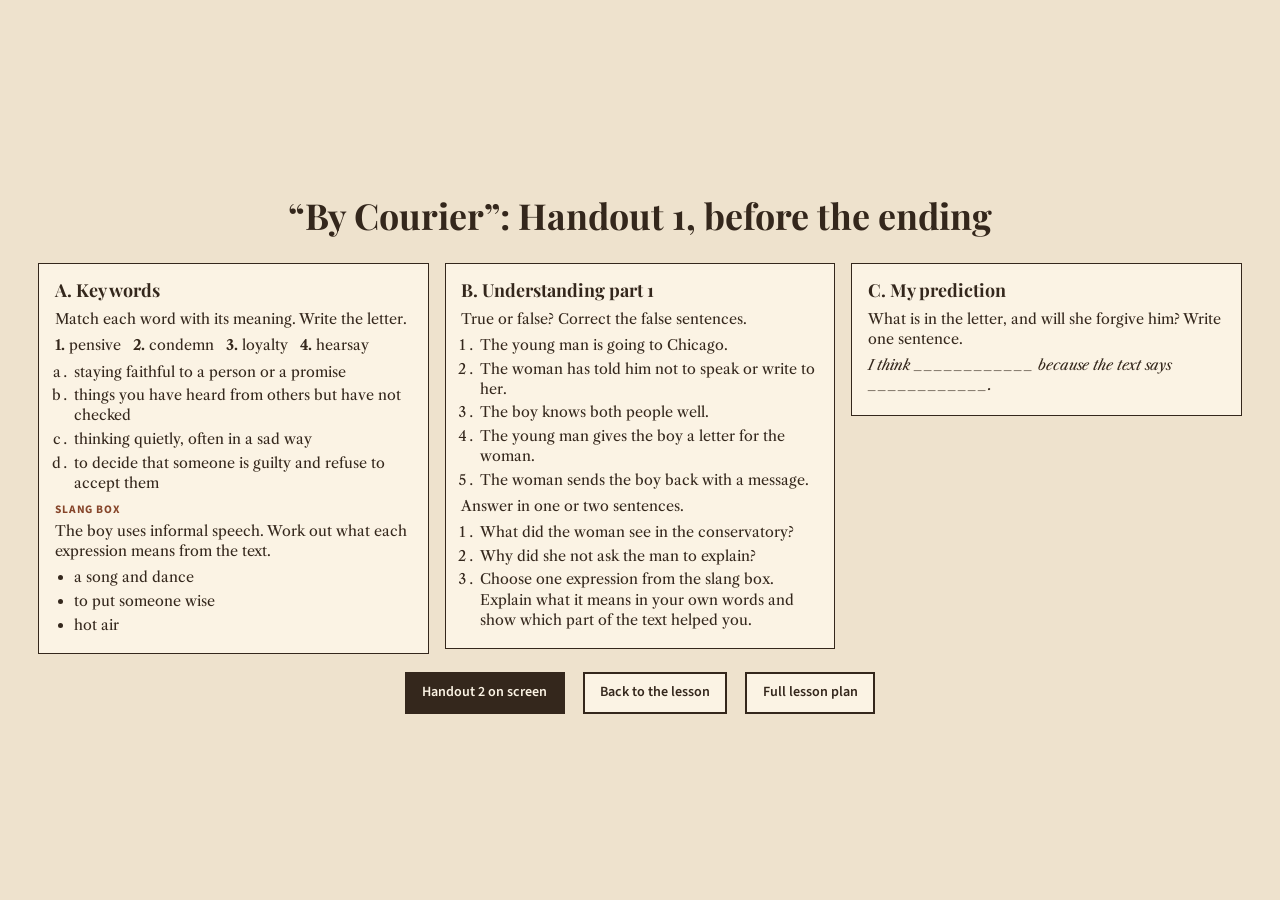
<file: handout-1-screen.html>
<!doctype html>
<html lang="en">
<head>
  <meta charset="utf-8">
  <meta name="viewport" content="width=device-width, initial-scale=1">
  <title>Handout 1 on screen &middot; Endings that turn</title>
  <meta name="description" content="Handout 1 for the By Courier lesson, before the ending, on one screen.">
  <link rel="preconnect" href="https://fonts.googleapis.com">
  <link rel="preconnect" href="https://fonts.gstatic.com" crossorigin>
  <link href="https://fonts.googleapis.com/css2?family=Libre+Caslon+Text:ital,wght@0,400;0,700;1,400&family=Playfair+Display:wght@700;900&family=Source+Sans+3:wght@400;600&display=swap" rel="stylesheet">
  <link rel="stylesheet" href="css/style.css">
  <style>
    .hs { min-height: 100vh; display: flex; flex-direction: column; justify-content: center; padding: 1.5vh 3vw; max-width: 1700px; margin: 0 auto; }
    .hs h1 { font-family: var(--display); font-size: clamp(1.5rem, 2.8vw, 2.6rem); text-align: center; margin: 0 0 .5em; }
    .cols { display: grid; grid-template-columns: repeat(3, 1fr); gap: 1.2vw; align-items: start; }
    .col { background: var(--cream); border: 1px solid var(--ink); padding: .9em 1.1em; font-size: clamp(.8rem, 1.12vw, 1.08rem); line-height: 1.4; }
    .col h2 { font-family: var(--display); font-size: 1.25em; margin: 0 0 .35em; }
    .col h3 { font-family: var(--sans); font-size: .8em; text-transform: uppercase; letter-spacing: .07em; color: var(--accent); margin: .8em 0 .25em; }
    .col p { margin: 0 0 .45em; }
    .col ol, .col ul { margin: 0 0 .4em; padding-left: 1.3em; }
    .col li { margin: 0 0 .25em; }
    .btns { display: flex; justify-content: center; gap: 1em; flex-wrap: wrap; margin-top: 1em; }
    .btns a { font-family: var(--sans); font-weight: 600; text-decoration: none; border: 2px solid var(--ink); padding: .5em 1.1em; color: var(--ink); background: var(--cream); font-size: clamp(.85rem, 1.1vw, 1.05rem); }
    .btns a.main { background: var(--ink); color: var(--cream); }
    @media (max-width: 900px) { .cols { grid-template-columns: 1fr; } .hs { min-height: 0; } .col { font-size: 1rem; } }
  </style>
</head>
<body>
  <main class="hs">
    <h1>&ldquo;By Courier&rdquo;: Handout 1, before the ending</h1>
    <div class="cols">
      <section class="col">
        <h2>A. Key words</h2>
        <p>Match each word with its meaning. Write the letter.</p>
        <p><strong>1.</strong> pensive &nbsp; <strong>2.</strong> condemn &nbsp; <strong>3.</strong> loyalty &nbsp; <strong>4.</strong> hearsay</p>
        <ol type="a">
          <li>staying faithful to a person or a promise</li>
          <li>things you have heard from others but have not checked</li>
          <li>thinking quietly, often in a sad way</li>
          <li>to decide that someone is guilty and refuse to accept them</li>
        </ol>
        <h3>Slang box</h3>
        <p>The boy uses informal speech. Work out what each expression means from the text.</p>
        <ul>
          <li>a song and dance</li>
          <li>to put someone wise</li>
          <li>hot air</li>
        </ul>
      </section>
      <section class="col">
        <h2>B. Understanding part 1</h2>
        <p>True or false? Correct the false sentences.</p>
        <ol>
          <li>The young man is going to Chicago.</li>
          <li>The woman has told him not to speak or write to her.</li>
          <li>The boy knows both people well.</li>
          <li>The young man gives the boy a letter for the woman.</li>
          <li>The woman sends the boy back with a message.</li>
        </ol>
        <p>Answer in one or two sentences.</p>
        <ol>
          <li>What did the woman see in the conservatory?</li>
          <li>Why did she not ask the man to explain?</li>
          <li>Choose one expression from the slang box. Explain what it means in your own words and show which part of the text helped you.</li>
        </ol>
      </section>
      <section class="col">
        <h2>C. My prediction</h2>
        <p>What is in the letter, and will she forgive him? Write one sentence.</p>
        <p><em>I think ____________ because the text says ____________.</em></p>
      </section>
    </div>
    <div class="btns">
      <a class="main" href="handout-2-screen.html">Handout 2 on screen</a>
      <a href="lesson-slide.html">Back to the lesson</a>
      <a href="teachers.html">Full lesson plan</a>
    </div>
  </main>
</body>
</html>
</file>
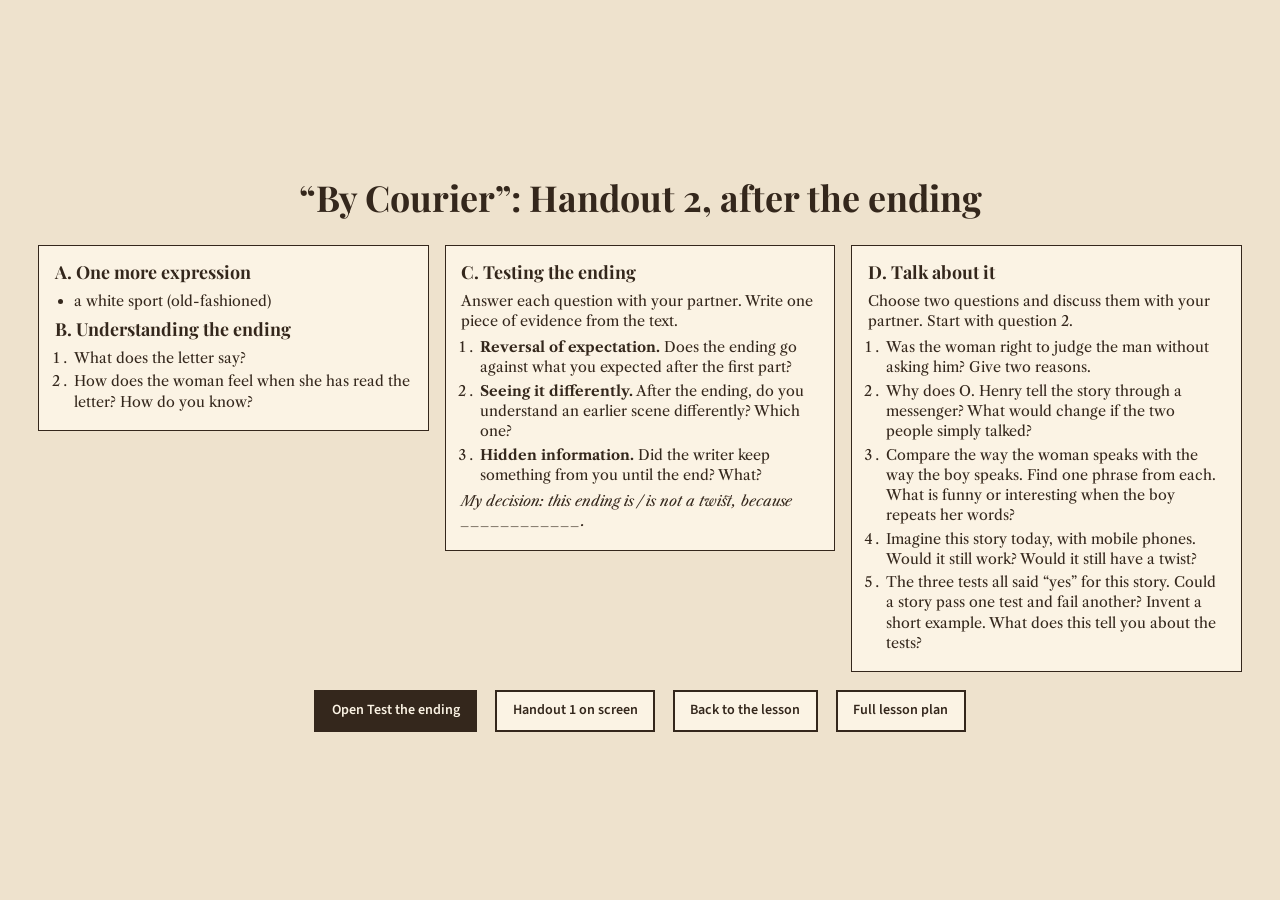
<file: handout-2-screen.html>
<!doctype html>
<html lang="en">
<head>
  <meta charset="utf-8">
  <meta name="viewport" content="width=device-width, initial-scale=1">
  <title>Handout 2 on screen &middot; Endings that turn</title>
  <meta name="description" content="Handout 2 for the By Courier lesson, after the ending, on one screen.">
  <link rel="preconnect" href="https://fonts.googleapis.com">
  <link rel="preconnect" href="https://fonts.gstatic.com" crossorigin>
  <link href="https://fonts.googleapis.com/css2?family=Libre+Caslon+Text:ital,wght@0,400;0,700;1,400&family=Playfair+Display:wght@700;900&family=Source+Sans+3:wght@400;600&display=swap" rel="stylesheet">
  <link rel="stylesheet" href="css/style.css">
  <style>
    .hs { min-height: 100vh; display: flex; flex-direction: column; justify-content: center; padding: 1.5vh 3vw; max-width: 1700px; margin: 0 auto; }
    .hs h1 { font-family: var(--display); font-size: clamp(1.5rem, 2.8vw, 2.6rem); text-align: center; margin: 0 0 .5em; }
    .cols { display: grid; grid-template-columns: repeat(3, 1fr); gap: 1.2vw; align-items: start; }
    .col { background: var(--cream); border: 1px solid var(--ink); padding: .9em 1.1em; font-size: clamp(.8rem, 1.12vw, 1.08rem); line-height: 1.4; }
    .col h2 { font-family: var(--display); font-size: 1.25em; margin: 0 0 .35em; }
    .col h3 { font-family: var(--sans); font-size: .8em; text-transform: uppercase; letter-spacing: .07em; color: var(--accent); margin: .8em 0 .25em; }
    .col p { margin: 0 0 .45em; }
    .col ol, .col ul { margin: 0 0 .4em; padding-left: 1.3em; }
    .col li { margin: 0 0 .25em; }
    .btns { display: flex; justify-content: center; gap: 1em; flex-wrap: wrap; margin-top: 1em; }
    .btns a { font-family: var(--sans); font-weight: 600; text-decoration: none; border: 2px solid var(--ink); padding: .5em 1.1em; color: var(--ink); background: var(--cream); font-size: clamp(.85rem, 1.1vw, 1.05rem); }
    .btns a.main { background: var(--ink); color: var(--cream); }
    @media (max-width: 900px) { .cols { grid-template-columns: 1fr; } .hs { min-height: 0; } .col { font-size: 1rem; } }
  </style>
</head>
<body>
  <main class="hs">
    <h1>&ldquo;By Courier&rdquo;: Handout 2, after the ending</h1>
    <div class="cols">
      <section class="col">
        <h2>A. One more expression</h2>
        <ul><li>a white sport (old-fashioned)</li></ul>
        <h2>B. Understanding the ending</h2>
        <ol>
          <li>What does the letter say?</li>
          <li>How does the woman feel when she has read the letter? How do you know?</li>
        </ol>
      </section>
      <section class="col">
        <h2>C. Testing the ending</h2>
        <p>Answer each question with your partner. Write one piece of evidence from the text.</p>
        <ol>
          <li><strong>Reversal of expectation.</strong> Does the ending go against what you expected after the first part?</li>
          <li><strong>Seeing it differently.</strong> After the ending, do you understand an earlier scene differently? Which one?</li>
          <li><strong>Hidden information.</strong> Did the writer keep something from you until the end? What?</li>
        </ol>
        <p><em>My decision: this ending is / is not a twist, because ____________.</em></p>
      </section>
      <section class="col">
        <h2>D. Talk about it</h2>
        <p>Choose two questions and discuss them with your partner. Start with question 2.</p>
        <ol>
          <li>Was the woman right to judge the man without asking him? Give two reasons.</li>
          <li>Why does O. Henry tell the story through a messenger? What would change if the two people simply talked?</li>
          <li>Compare the way the woman speaks with the way the boy speaks. Find one phrase from each. What is funny or interesting when the boy repeats her words?</li>
          <li>Imagine this story today, with mobile phones. Would it still work? Would it still have a twist?</li>
          <li>The three tests all said &ldquo;yes&rdquo; for this story. Could a story pass one test and fail another? Invent a short example. What does this tell you about the tests?</li>
        </ol>
      </section>
    </div>
    <div class="btns">
      <a class="main" href="test-the-ending.html">Open Test the ending</a>
      <a href="handout-1-screen.html">Handout 1 on screen</a>
      <a href="lesson-slide.html">Back to the lesson</a>
      <a href="teachers.html">Full lesson plan</a>
    </div>
  </main>
</body>
</html>
</file>
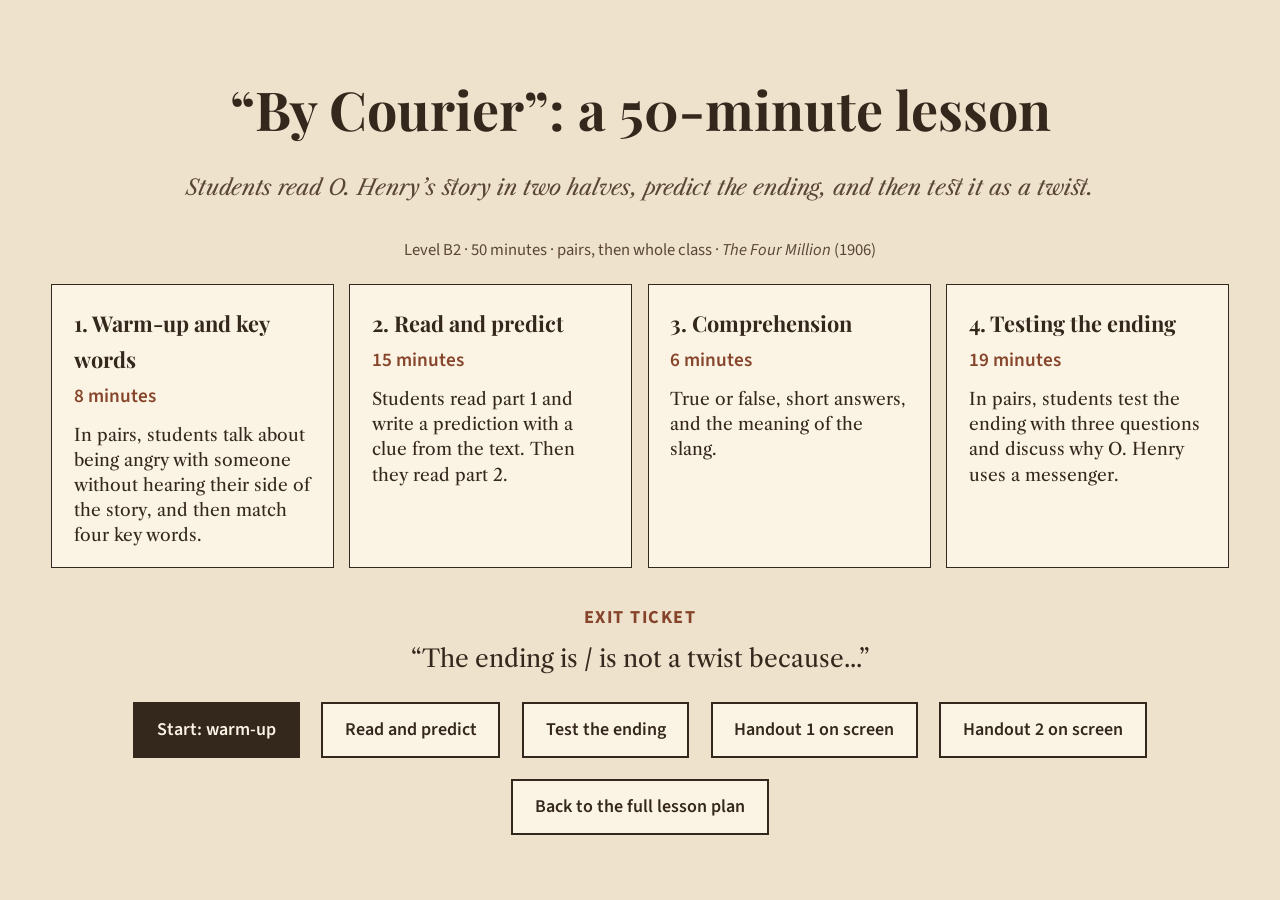
<file: lesson-slide.html>
<!doctype html>
<html lang="en">
<head>
  <meta charset="utf-8">
  <meta name="viewport" content="width=device-width, initial-scale=1">
  <title>Lesson on one screen &middot; Endings that turn</title>
  <meta name="description" content="The 50-minute B2 lesson on O. Henry's By Courier on one screen, to use in class without scrolling.">
  <link rel="preconnect" href="https://fonts.googleapis.com">
  <link rel="preconnect" href="https://fonts.gstatic.com" crossorigin>
  <link href="https://fonts.googleapis.com/css2?family=Libre+Caslon+Text:ital,wght@0,400;0,700;1,400&family=Playfair+Display:wght@700;900&family=Source+Sans+3:wght@400;600&display=swap" rel="stylesheet">
  <link rel="stylesheet" href="css/style.css">
  <style>
    .slide { min-height: 100vh; display: flex; flex-direction: column; justify-content: center; padding: 2vh 4vw; max-width: 1500px; margin: 0 auto; }
    .slide h1 { font-family: var(--display); font-size: clamp(2rem, 4.2vw, 3.6rem); text-align: center; margin: 0 0 .3em; }
    .slide .sub { text-align: center; font-style: italic; color: var(--ink-soft); font-size: clamp(1rem, 1.7vw, 1.5rem); margin: 0 0 1.4em; }
    .steps { display: grid; grid-template-columns: repeat(4, 1fr); gap: 1.2vw; }
    .step { background: var(--cream); border: 1px solid var(--ink); padding: 1.1em 1.2em; }
    .step h2 { font-family: var(--display); font-size: clamp(1.1rem, 1.7vw, 1.6rem); margin: 0 0 .2em; }
    .step .tm { font-family: var(--sans); font-weight: 600; color: var(--accent); font-size: clamp(1rem, 1.5vw, 1.4rem); margin: 0 0 .5em; }
    .step p:last-child { font-size: clamp(.95rem, 1.35vw, 1.3rem); line-height: 1.45; margin: 0; }
    .exit { text-align: center; margin: 1.4em 0 1em; font-size: clamp(1.1rem, 1.9vw, 1.7rem); }
    .exit strong { font-family: var(--sans); text-transform: uppercase; letter-spacing: .08em; font-size: .75em; color: var(--accent); display: block; margin-bottom: .3em; }
    .glance { text-align: center; font-family: var(--sans); color: var(--ink-soft); font-size: clamp(.9rem, 1.3vw, 1.2rem); margin: 0 0 1.2em; }
    .btns { display: flex; justify-content: center; gap: 1.2em; flex-wrap: wrap; }
    .btns a { font-family: var(--sans); font-weight: 600; text-decoration: none; border: 2px solid var(--ink); padding: .6em 1.2em; color: var(--ink); background: var(--cream); }
    .btns a.main { background: var(--ink); color: var(--cream); }
    @media (max-width: 800px) { .steps { grid-template-columns: 1fr; } .slide { min-height: 0; } }
  </style>
</head>
<body>
  <main class="slide">
    <h1>&ldquo;By Courier&rdquo;: a 50-minute lesson</h1>
    <p class="sub">Students read O. Henry&rsquo;s story in two halves, predict the ending, and then test it as a twist.</p>
    <p class="glance">Level B2 &middot; 50 minutes &middot; pairs, then whole class &middot; <cite>The Four Million</cite> (1906)</p>

    <div class="steps">
      <div class="step">
        <h2>1. Warm-up and key words</h2>
        <p class="tm">8 minutes</p>
        <p>In pairs, students talk about being angry with someone without hearing their side of the story, and then match four key words.</p>
      </div>
      <div class="step">
        <h2>2. Read and predict</h2>
        <p class="tm">15 minutes</p>
        <p>Students read part 1 and write a prediction with a clue from the text. Then they read part 2.</p>
      </div>
      <div class="step">
        <h2>3. Comprehension</h2>
        <p class="tm">6 minutes</p>
        <p>True or false, short answers, and the meaning of the slang.</p>
      </div>
      <div class="step">
        <h2>4. Testing the ending</h2>
        <p class="tm">19 minutes</p>
        <p>In pairs, students test the ending with three questions and discuss why O. Henry uses a messenger.</p>
      </div>
    </div>

    <p class="exit"><strong>Exit ticket</strong>&ldquo;The ending is / is not a twist because...&rdquo;</p>

    <div class="btns">
      <a class="main" href="warmup-screen.html">Start: warm-up</a>
      <a href="predict-screen.html">Read and predict</a>
      <a href="test-the-ending.html">Test the ending</a>
      <a href="handout-1-screen.html">Handout 1 on screen</a>
      <a href="handout-2-screen.html">Handout 2 on screen</a>
      <a href="teachers.html">Back to the full lesson plan</a>
    </div>
  </main>
</body>
</html>
</file>
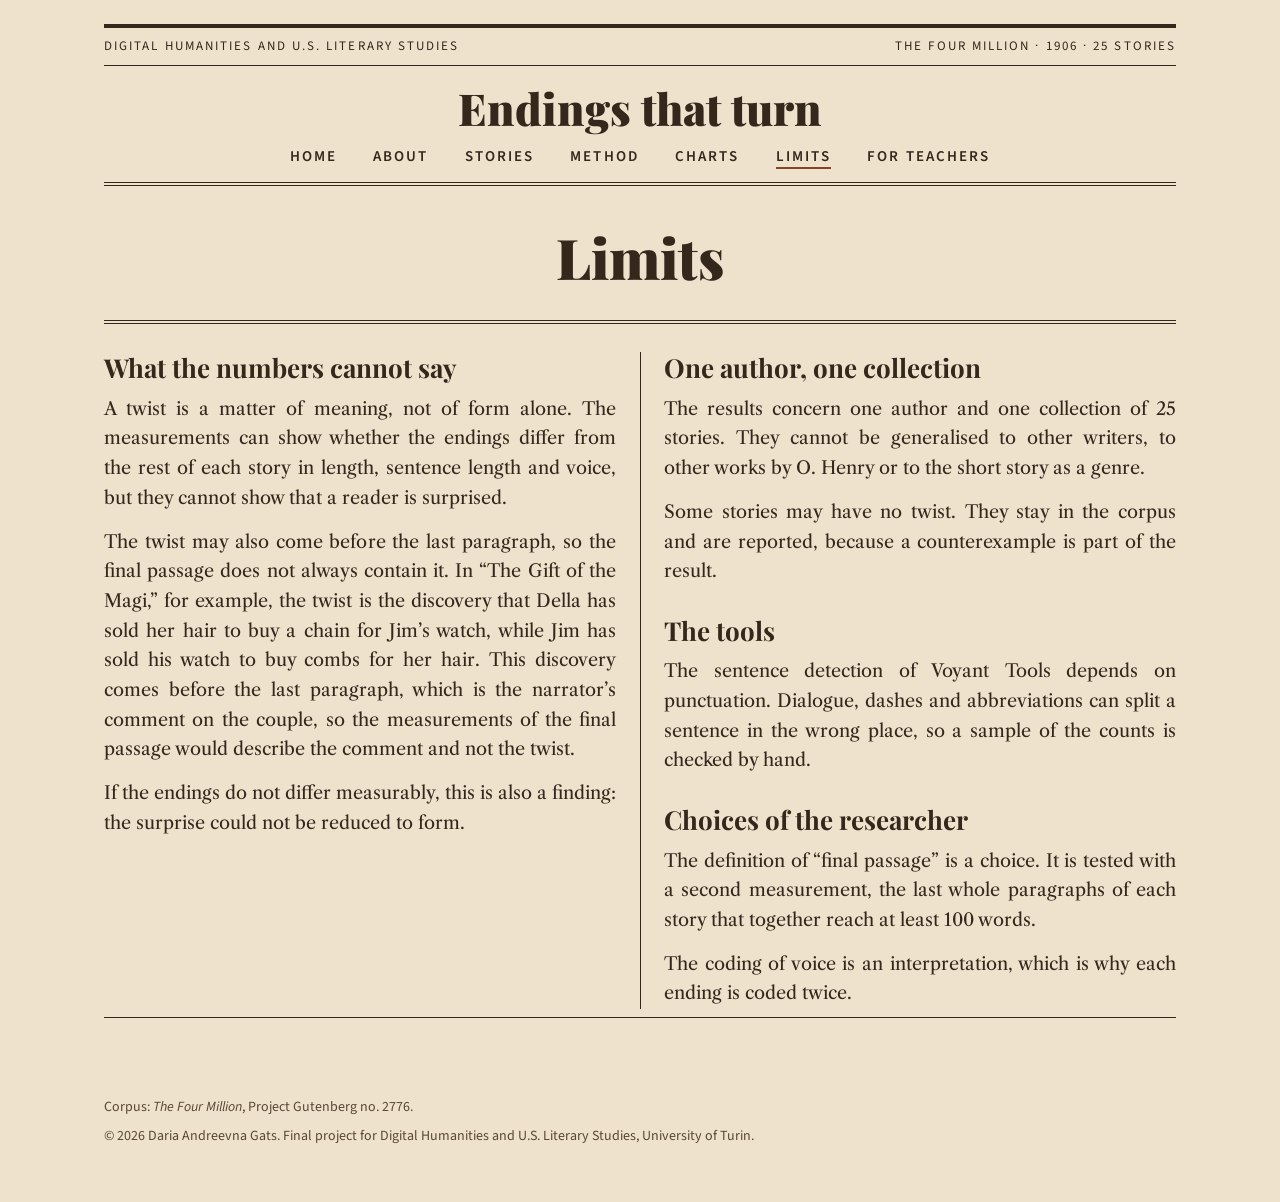
<file: limits.html>
<!doctype html>
<html lang="en">
<head>
  <meta charset="utf-8">
  <meta name="viewport" content="width=device-width, initial-scale=1">
  <title>Limits &middot; Endings that turn</title>
  <meta name="description" content="What the numbers of this project cannot say about the endings of O. Henry's The Four Million.">
  <link rel="preconnect" href="https://fonts.googleapis.com">
  <link rel="preconnect" href="https://fonts.gstatic.com" crossorigin>
  <link href="https://fonts.googleapis.com/css2?family=Libre+Caslon+Text:ital,wght@0,400;0,700;1,400&family=Playfair+Display:wght@700;900&family=Source+Sans+3:wght@400;600&display=swap" rel="stylesheet">
  <link rel="stylesheet" href="css/style.css">
</head>
<body>
  <div class="page">

    <div class="topbar">
      <p>Digital Humanities and U.S. Literary Studies</p>
      <p>The Four Million &middot; 1906 &middot; 25 stories</p>
    </div>

    <p class="site-title"><a href="index.html">Endings that turn</a></p>

    <nav class="sectionbar" aria-label="Main menu">
      <ul>
        <li><a href="index.html">Home</a></li>
        <li><a href="about.html">About</a></li>
        <li><a href="stories.html">Stories</a></li>
        <li><a href="method.html">Method</a></li>
        <li><a href="charts.html">Charts</a></li>
        <li><a href="limits.html" aria-current="page">Limits</a></li>
        <li><a href="teachers.html">For teachers</a></li>
      </ul>
    </nav>

    <main class="paper">
      <header class="paper-head">
        <h1>Limits</h1>
      </header>

      <div class="two-cols">
        <section>
          <h2>What the numbers cannot say</h2>
          <p>A twist is a matter of meaning, not of form alone. The measurements can show whether the endings differ from the rest of each story in length, sentence length and voice, but they cannot show that a reader is surprised.</p>
          <p>The twist may also come before the last paragraph, so the final passage does not always contain it. In &ldquo;The Gift of the Magi,&rdquo; for example, the twist is the discovery that Della has sold her hair to buy a chain for Jim&rsquo;s watch, while Jim has sold his watch to buy combs for her hair. This discovery comes before the last paragraph, which is the narrator&rsquo;s comment on the couple, so the measurements of the final passage would describe the comment and not the twist.</p>
          <p>If the endings do not differ measurably, this is also a finding: the surprise could not be reduced to form.</p>
        </section>

        <section>
          <h2>One author, one collection</h2>
          <p>The results concern one author and one collection of 25 stories. They cannot be generalised to other writers, to other works by O. Henry or to the short story as a genre.</p>
          <p>Some stories may have no twist. They stay in the corpus and are reported, because a counterexample is part of the result.</p>
        </section>

        <section>
          <h2>The tools</h2>
          <p>The sentence detection of Voyant Tools depends on punctuation. Dialogue, dashes and abbreviations can split a sentence in the wrong place, so a sample of the counts is checked by hand.</p>
        </section>

        <section>
          <h2>Choices of the researcher</h2>
          <p>The definition of &ldquo;final passage&rdquo; is a choice. It is tested with a second measurement, the last whole paragraphs of each story that together reach at least 100 words.</p>
          <p>The coding of voice is an interpretation, which is why each ending is coded twice.</p>
        </section>
      </div>
    </main>

    <footer class="site-footer">
      <p>Corpus: <cite>The Four Million</cite>, Project Gutenberg no. 2776.</p>
      <p>&copy; 2026 Daria Andreevna Gats. Final project for Digital Humanities and U.S. Literary Studies, University of Turin.</p>
    </footer>

  </div>
  <script data-goatcounter="https://dariagats.goatcounter.com/count" async src="//gc.zgo.at/count.js"></script>
</body>
</html>
</file>
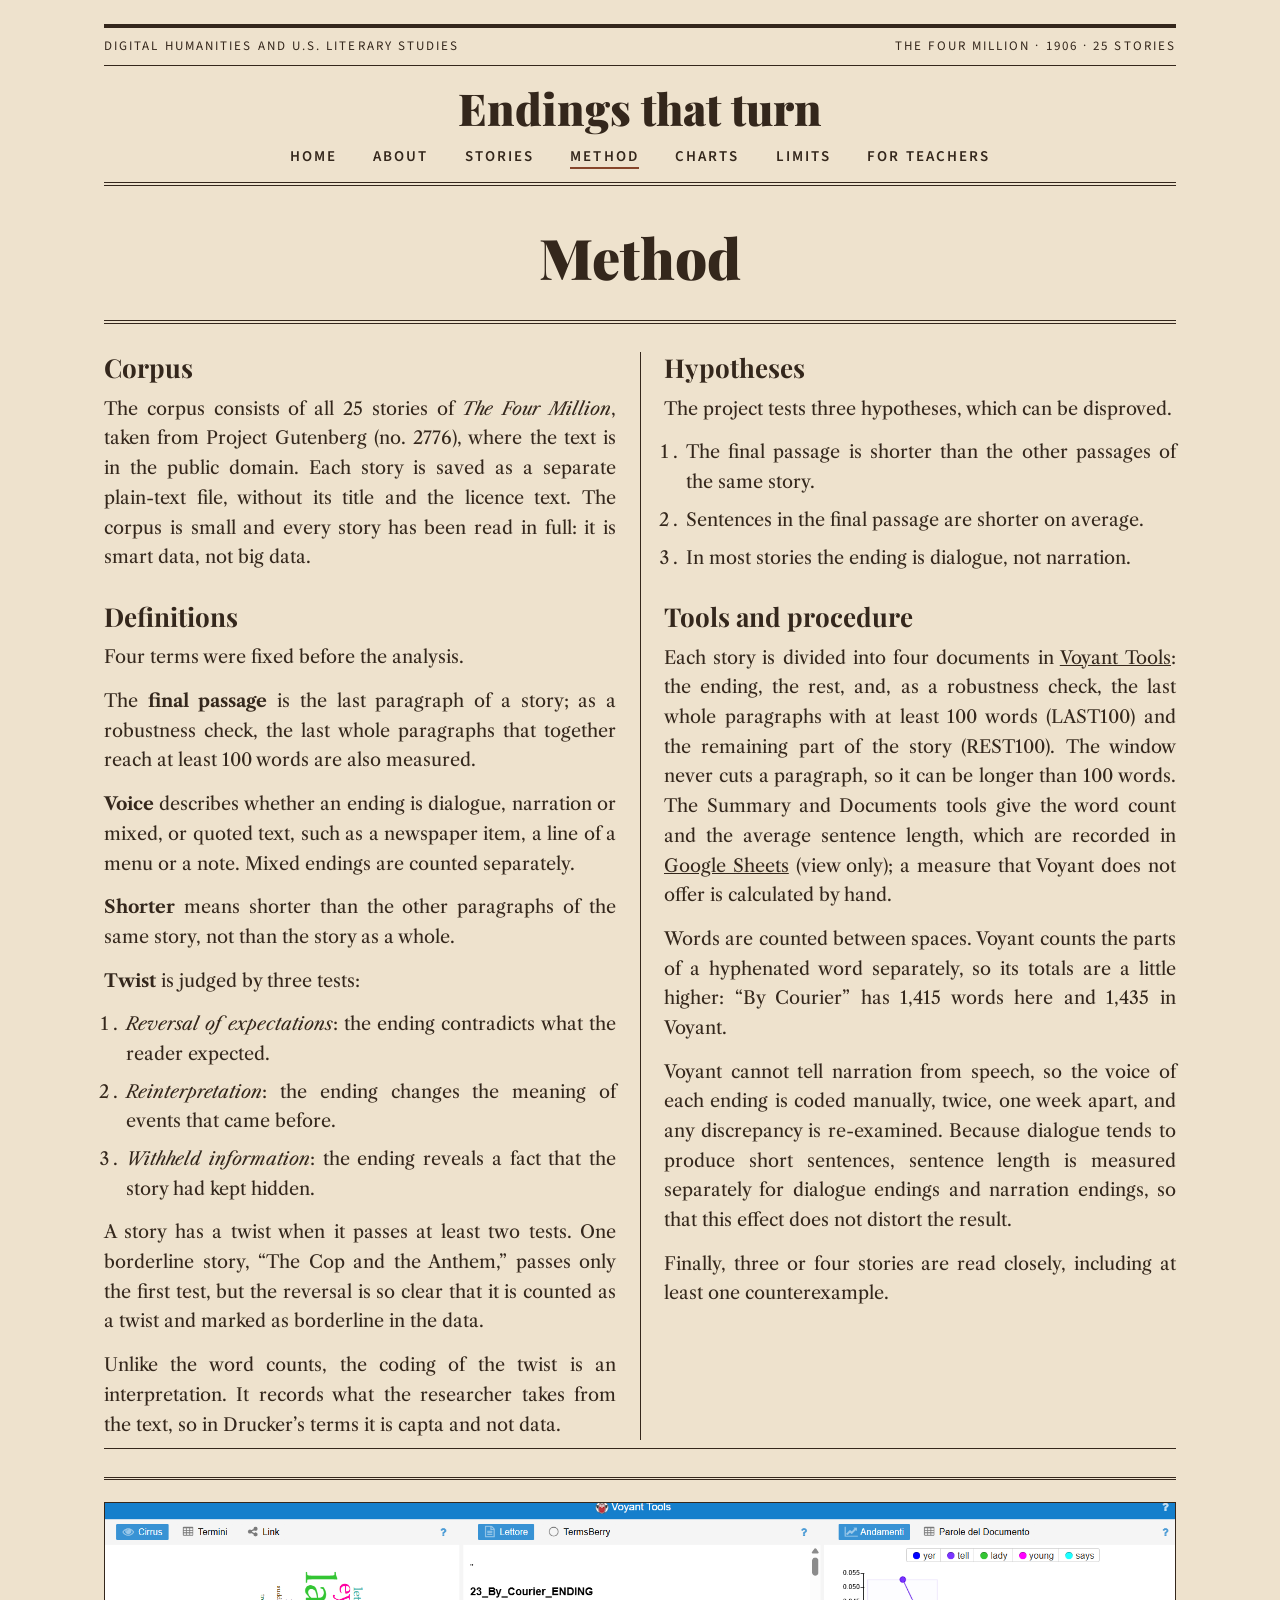
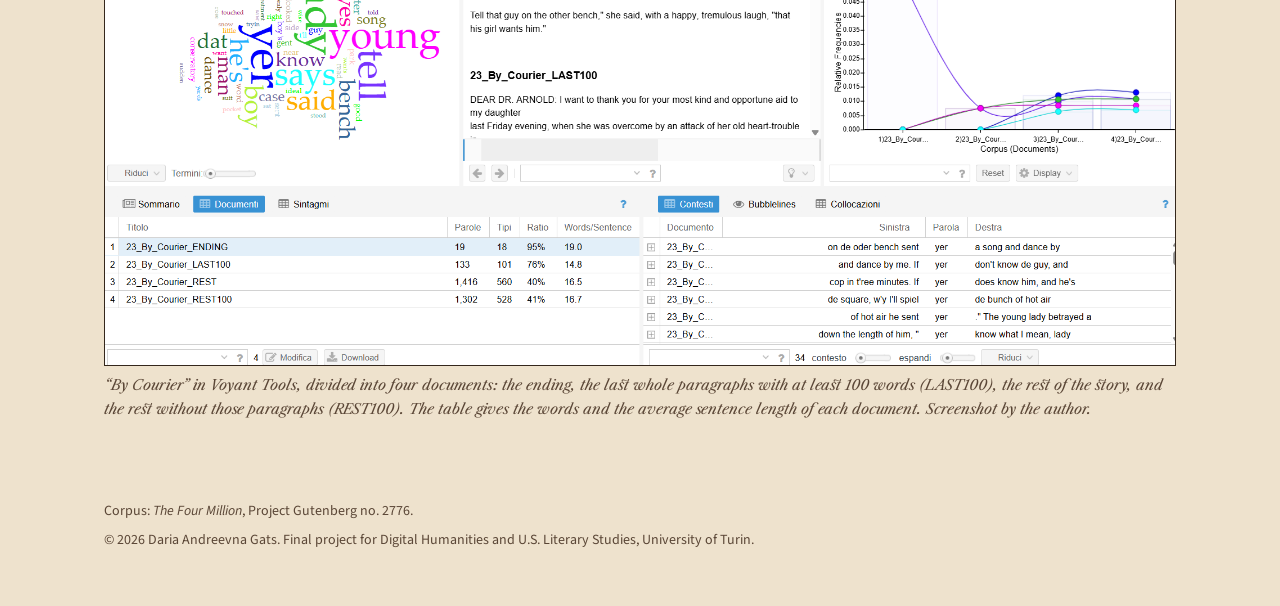
<file: method.html>
<!doctype html>
<html lang="en">
<head>
  <meta charset="utf-8">
  <meta name="viewport" content="width=device-width, initial-scale=1">
  <title>Method &middot; Endings that turn</title>
  <meta name="description" content="Corpus, definitions, hypotheses and tools of the project on the last passages of O. Henry's The Four Million.">
  <link rel="preconnect" href="https://fonts.googleapis.com">
  <link rel="preconnect" href="https://fonts.gstatic.com" crossorigin>
  <link href="https://fonts.googleapis.com/css2?family=Libre+Caslon+Text:ital,wght@0,400;0,700;1,400&family=Playfair+Display:wght@700;900&family=Source+Sans+3:wght@400;600&display=swap" rel="stylesheet">
  <link rel="stylesheet" href="css/style.css">
</head>
<body>
  <div class="page">

    <div class="topbar">
      <p>Digital Humanities and U.S. Literary Studies</p>
      <p>The Four Million &middot; 1906 &middot; 25 stories</p>
    </div>

    <p class="site-title"><a href="index.html">Endings that turn</a></p>

    <nav class="sectionbar" aria-label="Main menu">
      <ul>
        <li><a href="index.html">Home</a></li>
        <li><a href="about.html">About</a></li>
        <li><a href="stories.html">Stories</a></li>
        <li><a href="method.html" aria-current="page">Method</a></li>
        <li><a href="charts.html">Charts</a></li>
        <li><a href="limits.html">Limits</a></li>
        <li><a href="teachers.html">For teachers</a></li>
      </ul>
    </nav>

    <main class="paper">
      <header class="paper-head">
        <h1>Method</h1>
      </header>

      <div class="two-cols">
        <section>
          <h2>Corpus</h2>
          <p>The corpus consists of all 25 stories of <cite>The Four Million</cite>, taken from Project Gutenberg (no. 2776), where the text is in the public domain. Each story is saved as a separate plain-text file, without its title and the licence text. The corpus is small and every story has been read in full: it is smart data, not big data.</p>
        </section>

        <section>
          <h2>Definitions</h2>
          <p>Four terms were fixed before the analysis.</p>
          <p>The <strong>final passage</strong> is the last paragraph of a story; as a robustness check, the last whole paragraphs that together reach at least 100 words are also measured.</p>
          <p><strong>Voice</strong> describes whether an ending is dialogue, narration or mixed, or quoted text, such as a newspaper item, a line of a menu or a note. Mixed endings are counted separately.</p>
          <p><strong>Shorter</strong> means shorter than the other paragraphs of the same story, not than the story as a whole.</p>
          <p><strong>Twist</strong> is judged by three tests:</p>
          <ol>
            <li><em>Reversal of expectations</em>: the ending contradicts what the reader expected.</li>
            <li><em>Reinterpretation</em>: the ending changes the meaning of events that came before.</li>
            <li><em>Withheld information</em>: the ending reveals a fact that the story had kept hidden.</li>
          </ol>
          <p>A story has a twist when it passes at least two tests. One borderline story, &ldquo;The Cop and the Anthem,&rdquo; passes only the first test, but the reversal is so clear that it is counted as a twist and marked as borderline in the data.</p>
          <p>Unlike the word counts, the coding of the twist is an interpretation. It records what the researcher takes from the text, so in Drucker&rsquo;s terms it is capta and not data.</p>
        </section>

        <section>
          <h2>Hypotheses</h2>
          <p>The project tests three hypotheses, which can be disproved.</p>
          <ol>
            <li>The final passage is shorter than the other passages of the same story.</li>
            <li>Sentences in the final passage are shorter on average.</li>
            <li>In most stories the ending is dialogue, not narration.</li>
          </ol>
        </section>

        <section>
          <h2>Tools and procedure</h2>
          <p>Each story is divided into four documents in <a href="https://voyant-tools.org" target="_blank" rel="noopener">Voyant Tools</a>: the ending, the rest, and, as a robustness check, the last whole paragraphs with at least 100 words (LAST100) and the remaining part of the story (REST100). The window never cuts a paragraph, so it can be longer than 100 words. The Summary and Documents tools give the word count and the average sentence length, which are recorded in <a href="https://docs.google.com/spreadsheets/d/13QcV8ekTLmVka09b3oOE6ET5MGhPaXe_-_OAqjcnrGM/edit?gid=0#gid=0" target="_blank" rel="noopener">Google Sheets</a> (view only); a measure that Voyant does not offer is calculated by hand.</p>
          <p>Words are counted between spaces. Voyant counts the parts of a hyphenated word separately, so its totals are a little higher: &ldquo;By Courier&rdquo; has 1,415 words here and 1,435 in Voyant.</p>
          <p>Voyant cannot tell narration from speech, so the voice of each ending is coded manually, twice, one week apart, and any discrepancy is re-examined. Because dialogue tends to produce short sentences, sentence length is measured separately for dialogue endings and narration endings, so that this effect does not distort the result.</p>
          <p>Finally, three or four stories are read closely, including at least one counterexample.</p>
        </section>
      </div>

      <figure class="screen">
        <img src="images/voyant-by-courier.png" alt="Screenshot of Voyant Tools with four panels for &ldquo;By Courier&rdquo;: a word cloud (lady, young, tell, said), the text of the ending, a line chart of word frequencies, and a table of four documents (the ending with 19 words, the last 100 with 133, the rest with 1,416, and the rest 100 with 1,302). The menu is in Italian." width="1902" height="821">
        <figcaption>&ldquo;By Courier&rdquo; in Voyant Tools, divided into four documents: the ending, the last whole paragraphs with at least 100 words (LAST100), the rest of the story, and the rest without those paragraphs (REST100). The table gives the words and the average sentence length of each document. Screenshot by the author.</figcaption>
      </figure>
    </main>

    <footer class="site-footer">
      <p>Corpus: <cite>The Four Million</cite>, Project Gutenberg no. 2776.</p>
      <p>&copy; 2026 Daria Andreevna Gats. Final project for Digital Humanities and U.S. Literary Studies, University of Turin.</p>
    </footer>

  </div>
  <script data-goatcounter="https://dariagats.goatcounter.com/count" async src="//gc.zgo.at/count.js"></script>
</body>
</html>
</file>
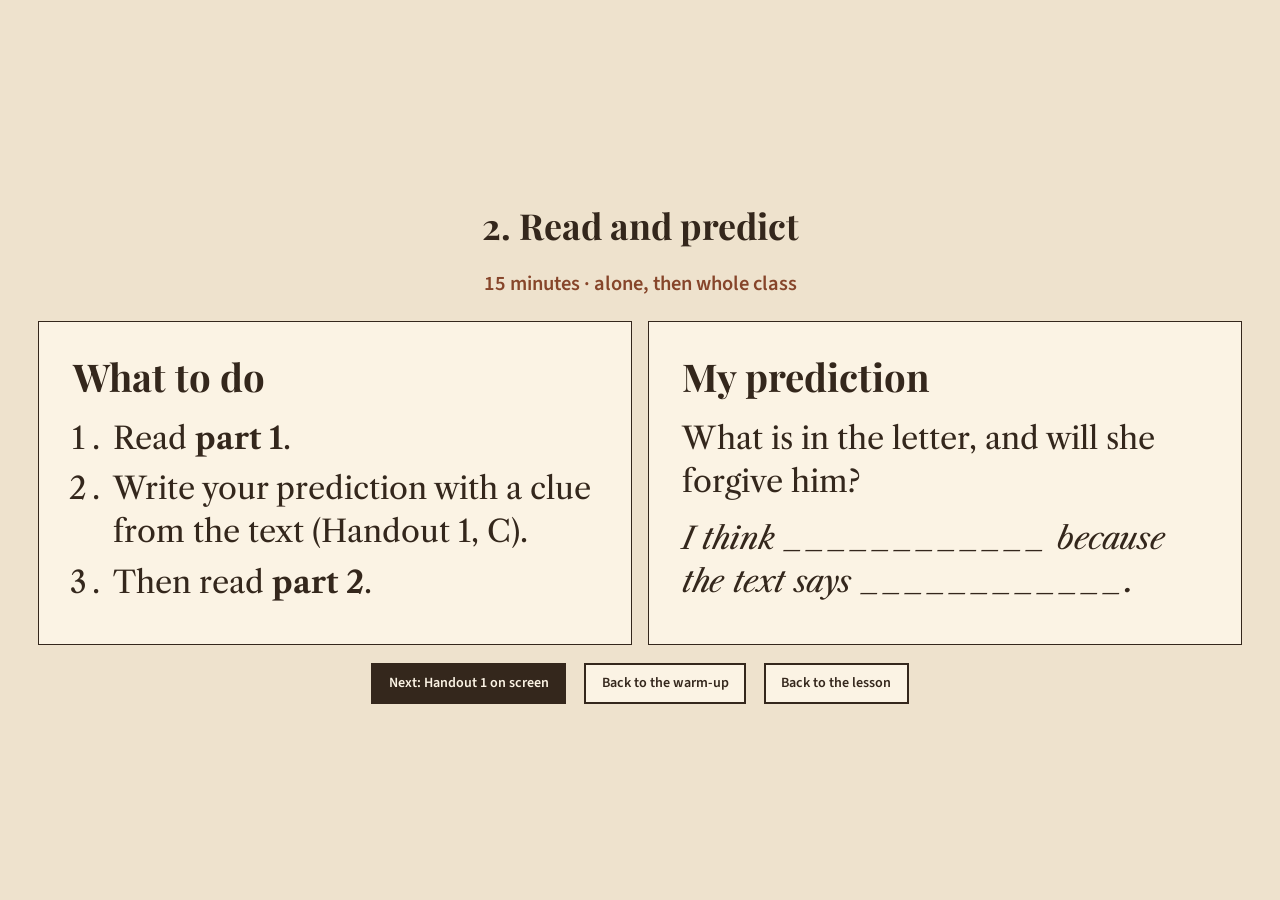
<file: predict-screen.html>
<!doctype html>
<html lang="en">
<head>
  <meta charset="utf-8">
  <meta name="viewport" content="width=device-width, initial-scale=1">
  <title>Read and predict on screen &middot; Endings that turn</title>
  <meta name="description" content="Read and predict stage of the By Courier lesson, on one screen.">
  <link rel="preconnect" href="https://fonts.googleapis.com">
  <link rel="preconnect" href="https://fonts.gstatic.com" crossorigin>
  <link href="https://fonts.googleapis.com/css2?family=Libre+Caslon+Text:ital,wght@0,400;0,700;1,400&family=Playfair+Display:wght@700;900&family=Source+Sans+3:wght@400;600&display=swap" rel="stylesheet">
  <link rel="stylesheet" href="css/style.css">
  <style>
    .hs { min-height: 100vh; display: flex; flex-direction: column; justify-content: center; padding: 1.5vh 3vw; max-width: 1700px; margin: 0 auto; }
    .hs h1 { font-family: var(--display); font-size: clamp(1.5rem, 2.8vw, 2.6rem); text-align: center; margin: 0 0 .5em; }
    .cols { display: grid; grid-template-columns: repeat(3, 1fr); gap: 1.2vw; align-items: start; }
    .col { background: var(--cream); border: 1px solid var(--ink); padding: .9em 1.1em; font-size: clamp(.8rem, 1.12vw, 1.08rem); line-height: 1.4; }
    .col h2 { font-family: var(--display); font-size: 1.25em; margin: 0 0 .35em; }
    .col h3 { font-family: var(--sans); font-size: .8em; text-transform: uppercase; letter-spacing: .07em; color: var(--accent); margin: .8em 0 .25em; }
    .col p { margin: 0 0 .45em; }
    .col ol, .col ul { margin: 0 0 .4em; padding-left: 1.3em; }
    .col li { margin: 0 0 .25em; }
    .btns { display: flex; justify-content: center; gap: 1em; flex-wrap: wrap; margin-top: 1em; }
    .btns a { font-family: var(--sans); font-weight: 600; text-decoration: none; border: 2px solid var(--ink); padding: .5em 1.1em; color: var(--ink); background: var(--cream); font-size: clamp(.85rem, 1.1vw, 1.05rem); }
    .btns a.main { background: var(--ink); color: var(--cream); }
    @media (max-width: 900px) { .cols { grid-template-columns: 1fr; } .hs { min-height: 0; } .col { font-size: 1rem; } }
    .big { font-size: clamp(1.3rem, 2.4vw, 2.3rem) !important; line-height: 1.4; }
    .words { display: flex; flex-wrap: wrap; gap: .6em; margin-top: .8em; }
    .words span { font-family: var(--display); border: 2px solid var(--ink); padding: .3em .9em; font-size: clamp(1.4rem, 2.6vw, 2.4rem); background: var(--paper); }
    .tm { font-family: var(--sans); font-weight: 600; color: var(--accent); text-align: center; font-size: clamp(1rem, 1.6vw, 1.5rem); margin: -.3em 0 1em; }
    .two { grid-template-columns: 1fr 1fr !important; }
  </style>
</head>
<body>
  <main class="hs">
    <h1>2. Read and predict</h1>
    <p class="tm">15 minutes &middot; alone, then whole class</p>
    <div class="cols two">
      <section class="col big">
        <h2>What to do</h2>
        <ol>
          <li>Read <strong>part 1</strong>.</li>
          <li>Write your prediction with a clue from the text (Handout 1, C).</li>
          <li>Then read <strong>part 2</strong>.</li>
        </ol>
      </section>
      <section class="col big">
        <h2>My prediction</h2>
        <p>What is in the letter, and will she forgive him?</p>
        <p><em>I think ____________ because the text says ____________.</em></p>
      </section>
    </div>
    <div class="btns">
      <a class="main" href="handout-1-screen.html">Next: Handout 1 on screen</a>
      <a href="warmup-screen.html">Back to the warm-up</a>
      <a href="lesson-slide.html">Back to the lesson</a>
    </div>
  </main>
</body>
</html>
</file>
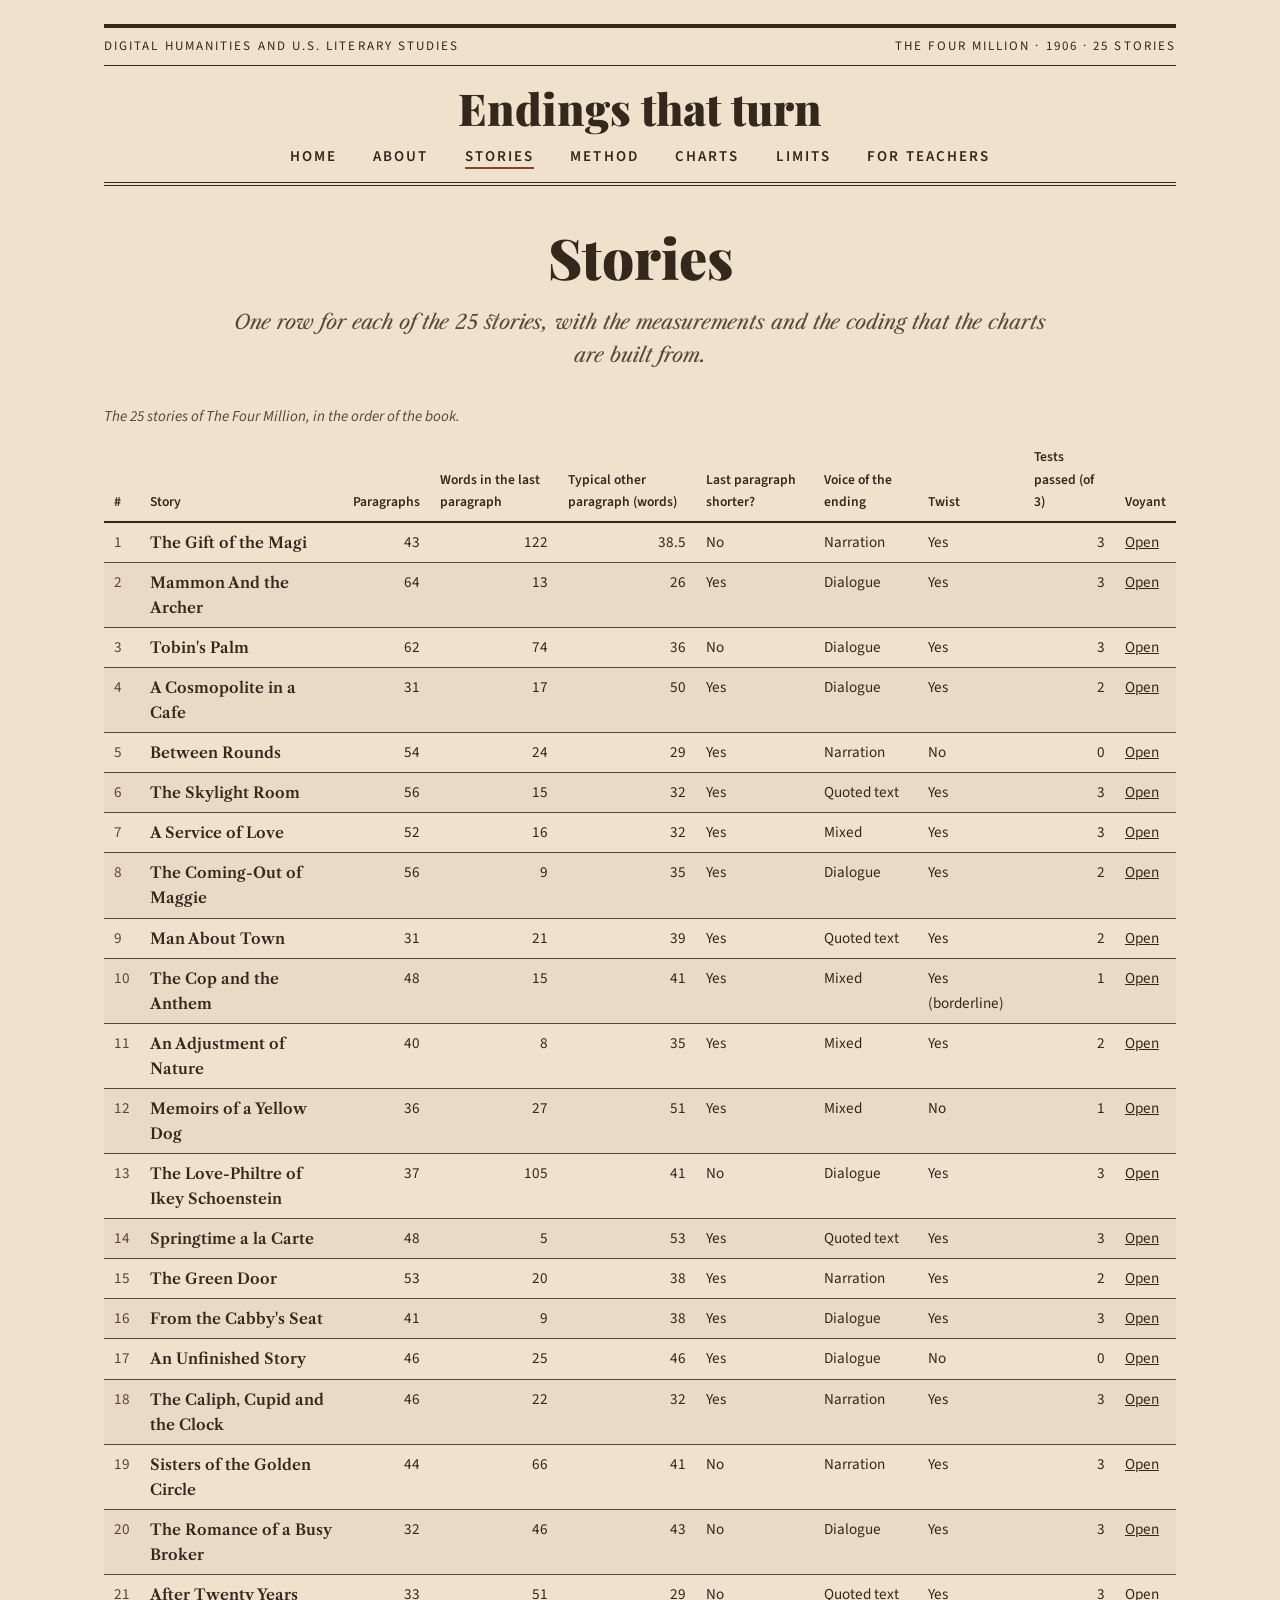
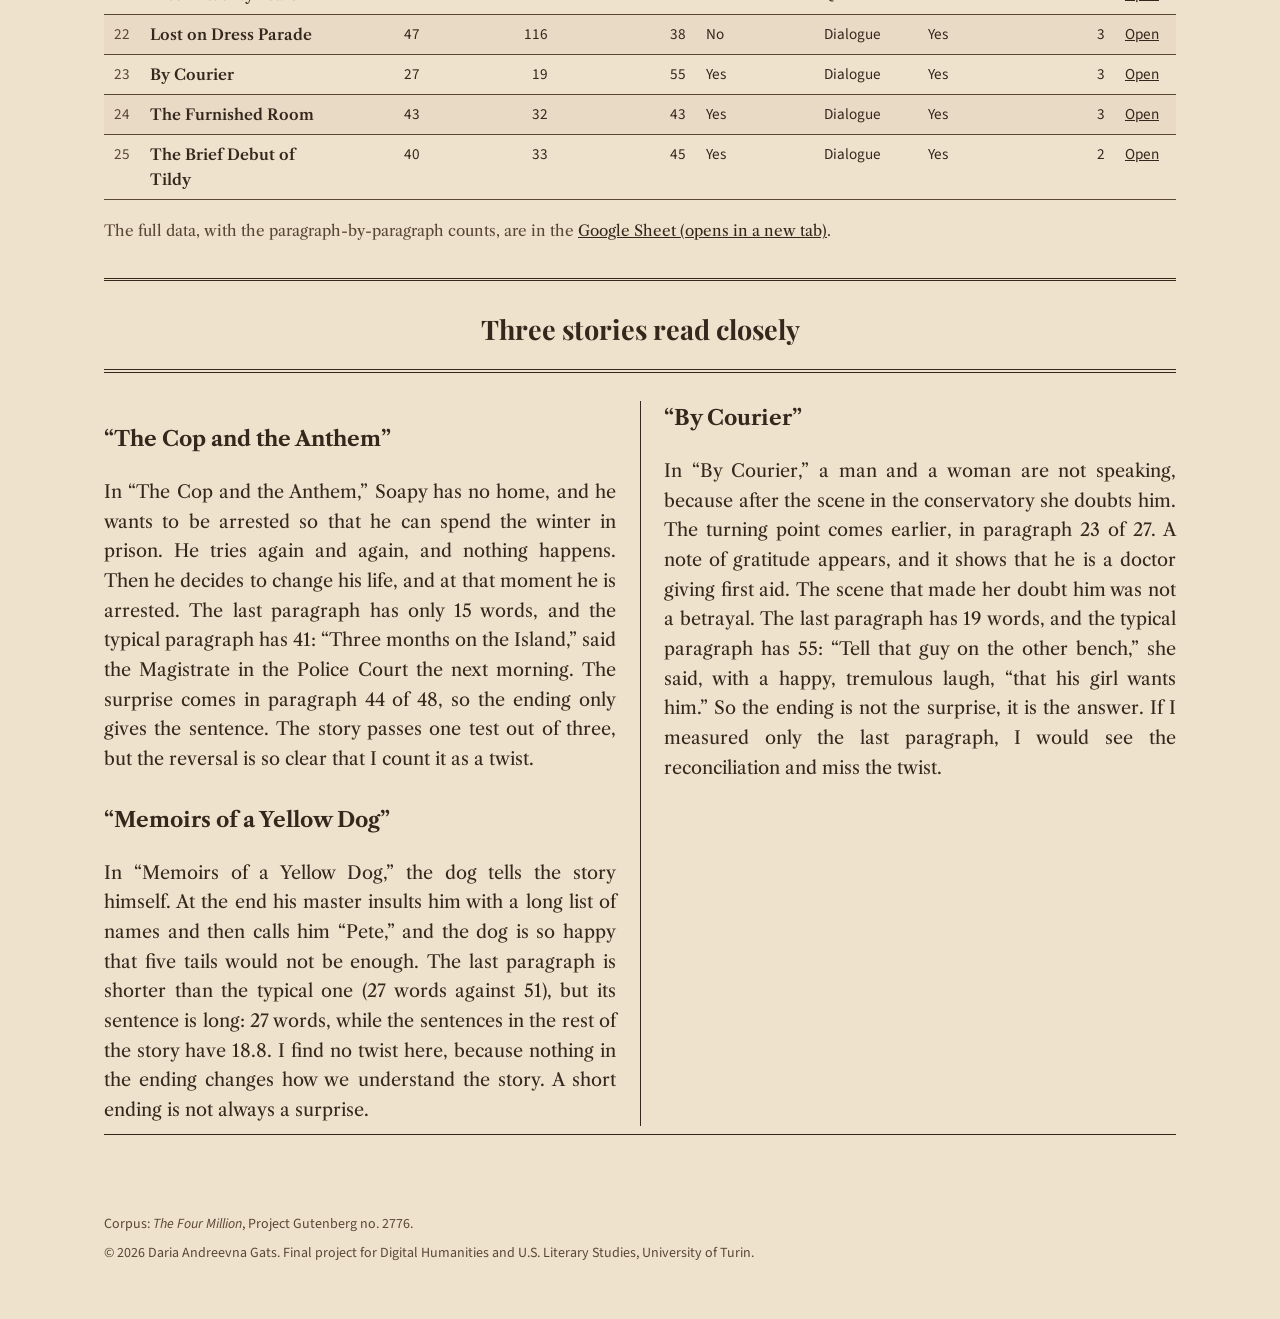
<file: stories.html>
<!doctype html>
<html lang="en">
<head>
  <meta charset="utf-8">
  <meta name="viewport" content="width=device-width, initial-scale=1">
  <title>Stories &middot; Endings that turn</title>
  <meta name="description" content="The 25 stories of O. Henry's The Four Million, with the measurements and the coding of each ending.">
  <link rel="preconnect" href="https://fonts.googleapis.com">
  <link rel="preconnect" href="https://fonts.gstatic.com" crossorigin>
  <link href="https://fonts.googleapis.com/css2?family=Libre+Caslon+Text:ital,wght@0,400;0,700;1,400&family=Playfair+Display:wght@700;900&family=Source+Sans+3:wght@400;600&display=swap" rel="stylesheet">
  <link rel="stylesheet" href="css/style.css">
</head>
<body>
  <div class="page">

    <div class="topbar">
      <p>Digital Humanities and U.S. Literary Studies</p>
      <p>The Four Million &middot; 1906 &middot; 25 stories</p>
    </div>

    <p class="site-title"><a href="index.html">Endings that turn</a></p>

    <nav class="sectionbar" aria-label="Main menu">
      <ul>
        <li><a href="index.html">Home</a></li>
        <li><a href="about.html">About</a></li>
        <li><a href="stories.html" aria-current="page">Stories</a></li>
        <li><a href="method.html">Method</a></li>
        <li><a href="charts.html">Charts</a></li>
        <li><a href="limits.html">Limits</a></li>
        <li><a href="teachers.html">For teachers</a></li>
      </ul>
    </nav>

    <main class="paper">
      <header class="paper-head">
        <h1>Stories</h1>
        <p class="intro">One row for each of the 25 stories, with the measurements and the coding that the charts are built from.</p>
      </header>

      <p class="compare-note" id="compare-note" hidden></p>

      <div class="table-wrap">
        <!-- table --><table class="stories"><caption>The 25 stories of <cite>The Four Million</cite>, in the order of the book.</caption><thead><tr><th scope="col">#</th><th scope="col">Story</th><th scope="col">Paragraphs</th><th scope="col">Words in the last paragraph</th><th scope="col">Typical other paragraph (words)</th><th scope="col">Last paragraph shorter?</th><th scope="col">Voice of the ending</th><th scope="col">Twist</th><th scope="col">Tests passed (of 3)</th><th scope="col">Voyant</th></tr></thead><tbody><tr id="the-gift-of-the-magi"><td class="n">1</td><th scope="row">The Gift of the Magi</th><td class="num">43</td><td class="num">122</td><td class="num">38.5</td><td>No</td><td>Narration</td><td>Yes</td><td class="num">3</td><td><a href="https://voyant-tools.org/?corpus=62b4f14c20d17153be800d6342ae0063" target="_blank" rel="noopener">Open</a></td></tr><tr id="mammon-and-the-archer"><td class="n">2</td><th scope="row">Mammon And the Archer</th><td class="num">64</td><td class="num">13</td><td class="num">26</td><td>Yes</td><td>Dialogue</td><td>Yes</td><td class="num">3</td><td><a href="https://voyant-tools.org/?corpus=1dc27db297341b5ad51ade3bf1902cea" target="_blank" rel="noopener">Open</a></td></tr><tr id="tobin-s-palm"><td class="n">3</td><th scope="row">Tobin's Palm</th><td class="num">62</td><td class="num">74</td><td class="num">36</td><td>No</td><td>Dialogue</td><td>Yes</td><td class="num">3</td><td><a href="https://voyant-tools.org/?corpus=e359ef50d2985f8e6399bd5bd7d7466d" target="_blank" rel="noopener">Open</a></td></tr><tr id="a-cosmopolite-in-a-cafe"><td class="n">4</td><th scope="row">A Cosmopolite in a Cafe</th><td class="num">31</td><td class="num">17</td><td class="num">50</td><td>Yes</td><td>Dialogue</td><td>Yes</td><td class="num">2</td><td><a href="https://voyant-tools.org/?corpus=f764b3e30ad936844f7209d8d1aa94c0" target="_blank" rel="noopener">Open</a></td></tr><tr id="between-rounds"><td class="n">5</td><th scope="row">Between Rounds</th><td class="num">54</td><td class="num">24</td><td class="num">29</td><td>Yes</td><td>Narration</td><td>No</td><td class="num">0</td><td><a href="https://voyant-tools.org/?corpus=ef786f1a7f5ddddaef978fbb38a40cb4" target="_blank" rel="noopener">Open</a></td></tr><tr id="the-skylight-room"><td class="n">6</td><th scope="row">The Skylight Room</th><td class="num">56</td><td class="num">15</td><td class="num">32</td><td>Yes</td><td>Quoted text</td><td>Yes</td><td class="num">3</td><td><a href="https://voyant-tools.org/?corpus=790a316348276789a977acc314992ea6" target="_blank" rel="noopener">Open</a></td></tr><tr id="a-service-of-love"><td class="n">7</td><th scope="row">A Service of Love</th><td class="num">52</td><td class="num">16</td><td class="num">32</td><td>Yes</td><td>Mixed</td><td>Yes</td><td class="num">3</td><td><a href="https://voyant-tools.org/?corpus=d9382c21bc37a2290fb5b3fca927d44b" target="_blank" rel="noopener">Open</a></td></tr><tr id="the-coming-out-of-maggie"><td class="n">8</td><th scope="row">The Coming-Out of Maggie</th><td class="num">56</td><td class="num">9</td><td class="num">35</td><td>Yes</td><td>Dialogue</td><td>Yes</td><td class="num">2</td><td><a href="https://voyant-tools.org/?corpus=a216f6c7156ccdee71d8ab8c969b0670" target="_blank" rel="noopener">Open</a></td></tr><tr id="man-about-town"><td class="n">9</td><th scope="row">Man About Town</th><td class="num">31</td><td class="num">21</td><td class="num">39</td><td>Yes</td><td>Quoted text</td><td>Yes</td><td class="num">2</td><td><a href="https://voyant-tools.org/?corpus=c3c5b0d311887675ac48e23dd19ad1da" target="_blank" rel="noopener">Open</a></td></tr><tr id="the-cop-and-the-anthem"><td class="n">10</td><th scope="row">The Cop and the Anthem</th><td class="num">48</td><td class="num">15</td><td class="num">41</td><td>Yes</td><td>Mixed</td><td>Yes (borderline)</td><td class="num">1</td><td><a href="https://voyant-tools.org/?corpus=a2fe85db2df996ace7a9e15699a45111" target="_blank" rel="noopener">Open</a></td></tr><tr id="an-adjustment-of-nature"><td class="n">11</td><th scope="row">An Adjustment of Nature</th><td class="num">40</td><td class="num">8</td><td class="num">35</td><td>Yes</td><td>Mixed</td><td>Yes</td><td class="num">2</td><td><a href="https://voyant-tools.org/?corpus=c0b407b657b868576195c09953e66a79" target="_blank" rel="noopener">Open</a></td></tr><tr id="memoirs-of-a-yellow-dog"><td class="n">12</td><th scope="row">Memoirs of a Yellow Dog</th><td class="num">36</td><td class="num">27</td><td class="num">51</td><td>Yes</td><td>Mixed</td><td>No</td><td class="num">1</td><td><a href="https://voyant-tools.org/?corpus=48e9150f09b60b9bda3c82ec8febe820" target="_blank" rel="noopener">Open</a></td></tr><tr id="the-love-philtre-of-ikey-schoenstein"><td class="n">13</td><th scope="row">The Love-Philtre of Ikey Schoenstein</th><td class="num">37</td><td class="num">105</td><td class="num">41</td><td>No</td><td>Dialogue</td><td>Yes</td><td class="num">3</td><td><a href="https://voyant-tools.org/?corpus=d41160564af4fad2fa8fb2fca487c500" target="_blank" rel="noopener">Open</a></td></tr><tr id="springtime-a-la-carte"><td class="n">14</td><th scope="row">Springtime a la Carte</th><td class="num">48</td><td class="num">5</td><td class="num">53</td><td>Yes</td><td>Quoted text</td><td>Yes</td><td class="num">3</td><td><a href="https://voyant-tools.org/?corpus=b8ac7b9019da9b94b0834763eb5b3610" target="_blank" rel="noopener">Open</a></td></tr><tr id="the-green-door"><td class="n">15</td><th scope="row">The Green Door</th><td class="num">53</td><td class="num">20</td><td class="num">38</td><td>Yes</td><td>Narration</td><td>Yes</td><td class="num">2</td><td><a href="https://voyant-tools.org/?corpus=c244643b6caa9b2926cb185e27de57e5" target="_blank" rel="noopener">Open</a></td></tr><tr id="from-the-cabby-s-seat"><td class="n">16</td><th scope="row">From the Cabby's Seat</th><td class="num">41</td><td class="num">9</td><td class="num">38</td><td>Yes</td><td>Dialogue</td><td>Yes</td><td class="num">3</td><td><a href="https://voyant-tools.org/?corpus=5dc6a5cf22c1f9d1315d64c237a821ec" target="_blank" rel="noopener">Open</a></td></tr><tr id="an-unfinished-story"><td class="n">17</td><th scope="row">An Unfinished Story</th><td class="num">46</td><td class="num">25</td><td class="num">46</td><td>Yes</td><td>Dialogue</td><td>No</td><td class="num">0</td><td><a href="https://voyant-tools.org/?corpus=3ece3bda92247b4d9bb51ff923b7e2ed" target="_blank" rel="noopener">Open</a></td></tr><tr id="the-caliph-cupid-and-the-clock"><td class="n">18</td><th scope="row">The Caliph, Cupid and the Clock</th><td class="num">46</td><td class="num">22</td><td class="num">32</td><td>Yes</td><td>Narration</td><td>Yes</td><td class="num">3</td><td><a href="https://voyant-tools.org/?corpus=a4af829651f9fb10c9ee4dee554f9410" target="_blank" rel="noopener">Open</a></td></tr><tr id="sisters-of-the-golden-circle"><td class="n">19</td><th scope="row">Sisters of the Golden Circle</th><td class="num">44</td><td class="num">66</td><td class="num">41</td><td>No</td><td>Narration</td><td>Yes</td><td class="num">3</td><td><a href="https://voyant-tools.org/?corpus=e8bd6a300f87f196b6e125c33069837a" target="_blank" rel="noopener">Open</a></td></tr><tr id="the-romance-of-a-busy-broker"><td class="n">20</td><th scope="row">The Romance of a Busy Broker</th><td class="num">32</td><td class="num">46</td><td class="num">43</td><td>No</td><td>Dialogue</td><td>Yes</td><td class="num">3</td><td><a href="https://voyant-tools.org/?corpus=27be520311a41f7f2a764e21d263ded6" target="_blank" rel="noopener">Open</a></td></tr><tr id="after-twenty-years"><td class="n">21</td><th scope="row">After Twenty Years</th><td class="num">33</td><td class="num">51</td><td class="num">29</td><td>No</td><td>Quoted text</td><td>Yes</td><td class="num">3</td><td><a href="https://voyant-tools.org/?corpus=d81805a41ca11667222875b58a2e924c" target="_blank" rel="noopener">Open</a></td></tr><tr id="lost-on-dress-parade"><td class="n">22</td><th scope="row">Lost on Dress Parade</th><td class="num">47</td><td class="num">116</td><td class="num">38</td><td>No</td><td>Dialogue</td><td>Yes</td><td class="num">3</td><td><a href="https://voyant-tools.org/?corpus=711769cea6fc616167cb3a21700d2c96" target="_blank" rel="noopener">Open</a></td></tr><tr id="by-courier"><td class="n">23</td><th scope="row">By Courier</th><td class="num">27</td><td class="num">19</td><td class="num">55</td><td>Yes</td><td>Dialogue</td><td>Yes</td><td class="num">3</td><td><a href="https://voyant-tools.org/?corpus=d839c96ab18a78cdbc8a0b27b52411ad" target="_blank" rel="noopener">Open</a></td></tr><tr id="the-furnished-room"><td class="n">24</td><th scope="row">The Furnished Room</th><td class="num">43</td><td class="num">32</td><td class="num">43</td><td>Yes</td><td>Dialogue</td><td>Yes</td><td class="num">3</td><td><a href="https://voyant-tools.org/?corpus=0fe823a4de257989d761b572defe8a03" target="_blank" rel="noopener">Open</a></td></tr><tr id="the-brief-debut-of-tildy"><td class="n">25</td><th scope="row">The Brief Debut of Tildy</th><td class="num">40</td><td class="num">33</td><td class="num">45</td><td>Yes</td><td>Dialogue</td><td>Yes</td><td class="num">2</td><td><a href="https://voyant-tools.org/?corpus=e1c596860385eb4a7c82df0f5a4317e5" target="_blank" rel="noopener">Open</a></td></tr></tbody></table><!-- /table -->
      </div>

      <p class="table-note">The full data, with the paragraph-by-paragraph counts, are in the <a href="https://docs.google.com/spreadsheets/d/13QcV8ekTLmVka09b3oOE6ET5MGhPaXe_-_OAqjcnrGM/edit?gid=0#gid=0" target="_blank" rel="noopener">Google Sheet (opens in a new tab)</a>.</p>

      <h2 class="band-title">Three stories read closely</h2>
      <div class="two-cols">
        <section>
          <h3>&ldquo;The Cop and the Anthem&rdquo;</h3>
          <p>In &ldquo;The Cop and the Anthem,&rdquo; Soapy has no home, and he wants to be arrested so that he can spend the winter in prison. He tries again and again, and nothing happens. Then he decides to change his life, and at that moment he is arrested. The last paragraph has only 15 words, and the typical paragraph has 41: &ldquo;Three months on the Island,&rdquo; said the Magistrate in the Police Court the next morning. The surprise comes in paragraph 44 of 48, so the ending only gives the sentence. The story passes one test out of three, but the reversal is so clear that I count it as a twist.</p>
        </section>
        <section>
          <h3>&ldquo;Memoirs of a Yellow Dog&rdquo;</h3>
          <p>In &ldquo;Memoirs of a Yellow Dog,&rdquo; the dog tells the story himself. At the end his master insults him with a long list of names and then calls him &ldquo;Pete,&rdquo; and the dog is so happy that five tails would not be enough. The last paragraph is shorter than the typical one (27 words against 51), but its sentence is long: 27 words, while the sentences in the rest of the story have 18.8. I find no twist here, because nothing in the ending changes how we understand the story. A short ending is not always a surprise.</p>
        </section>
        <section>
          <h3>&ldquo;By Courier&rdquo;</h3>
          <p>In &ldquo;By Courier,&rdquo; a man and a woman are not speaking, because after the scene in the conservatory she doubts him. The turning point comes earlier, in paragraph 23 of 27. A note of gratitude appears, and it shows that he is a doctor giving first aid. The scene that made her doubt him was not a betrayal. The last paragraph has 19 words, and the typical paragraph has 55: &ldquo;Tell that guy on the other bench,&rdquo; she said, with a happy, tremulous laugh, &ldquo;that his girl wants him.&rdquo; So the ending is not the surprise, it is the answer. If I measured only the last paragraph, I would see the reconciliation and miss the twist.</p>
        </section>
      </div>
    </main>

    <footer class="site-footer">
      <p>Corpus: <cite>The Four Million</cite>, Project Gutenberg no. 2776.</p>
      <p>&copy; 2026 Daria Andreevna Gats. Final project for Digital Humanities and U.S. Literary Studies, University of Turin.</p>
    </footer>

  </div>
  <script>
    // ?compare=story-one,story-two shows only those rows (used by the page for teachers)
    (function () {
      var q = new URLSearchParams(location.search).get("compare");
      if (!q) return;
      var ids = q.split(",");
      var rows = document.querySelectorAll("table.stories tbody tr");
      var shown = 0;
      rows.forEach(function (tr) {
        if (ids.indexOf(tr.id) === -1) { tr.hidden = true; } else { shown++; tr.classList.add("picked"); }
      });
      if (!shown) { rows.forEach(function (tr) { tr.hidden = false; tr.classList.remove("picked"); }); return; }
      var n = document.getElementById("compare-note");
      n.innerHTML = "Showing " + shown + " of " + rows.length + " stories. <a href=\"stories.html\">Show all " + rows.length + " stories</a>";
      n.hidden = false;
    })();
  </script>
  <script data-goatcounter="https://dariagats.goatcounter.com/count" async src="//gc.zgo.at/count.js"></script>
</body>
</html>
</file>
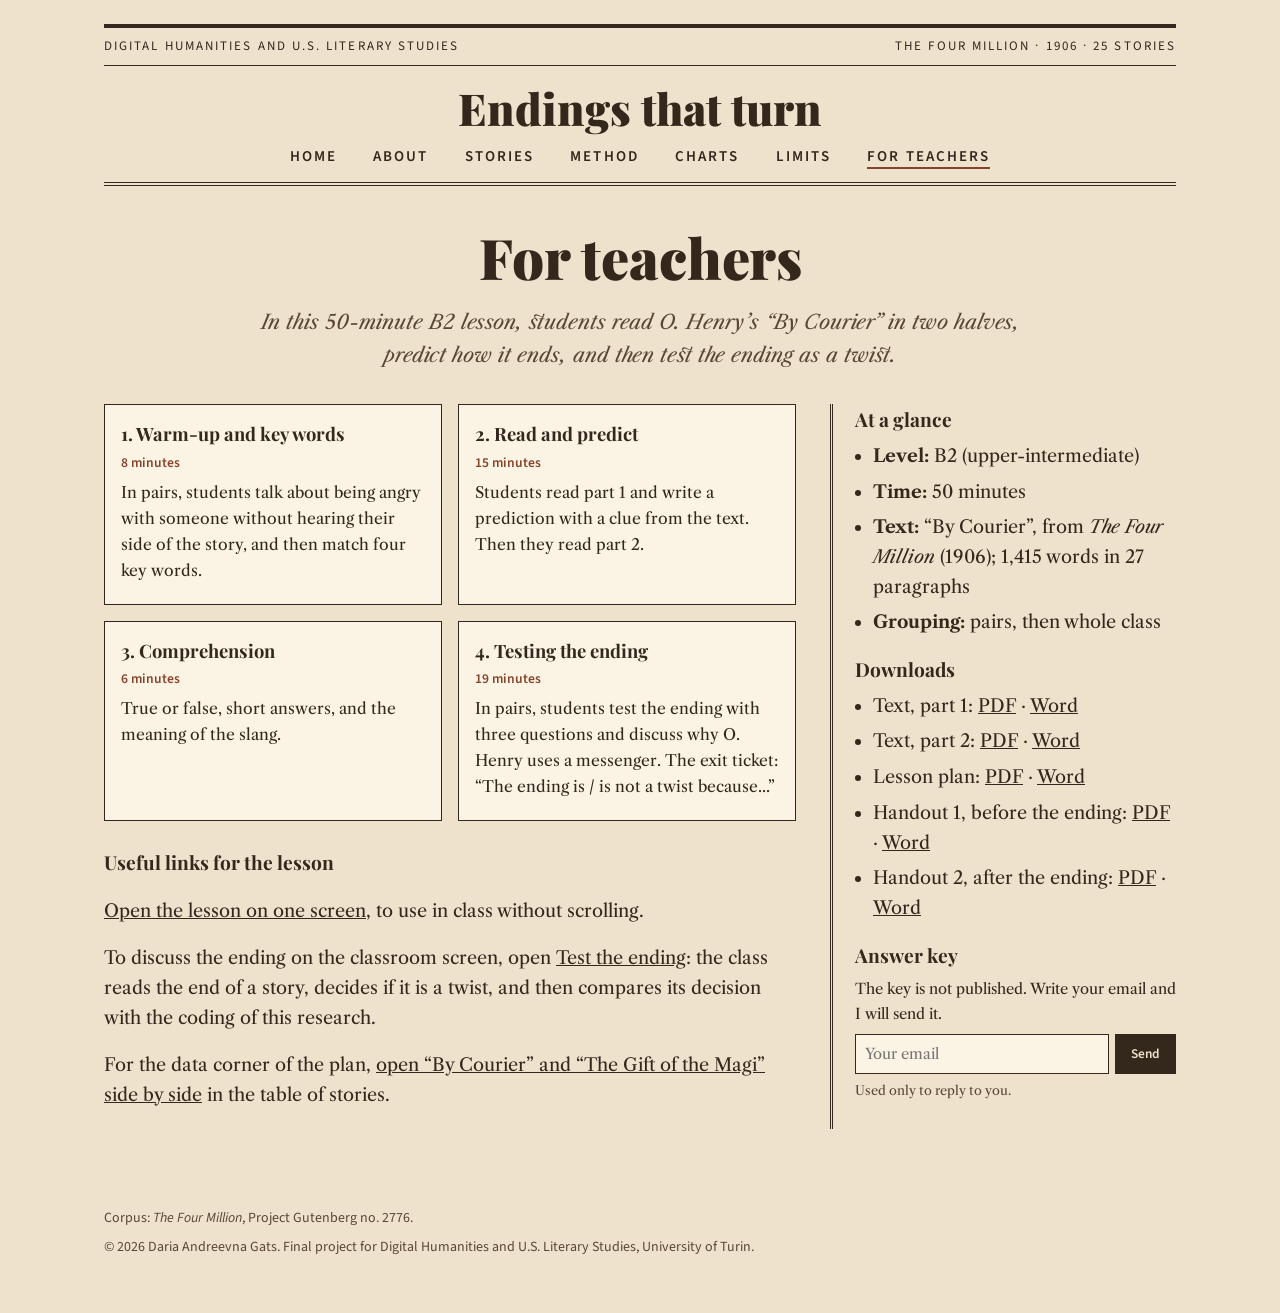
<file: teachers.html>
<!doctype html>
<html lang="en">
<head>
  <meta charset="utf-8">
  <meta name="viewport" content="width=device-width, initial-scale=1">
  <title>For teachers &middot; Endings that turn</title>
  <meta name="description" content="A 50-minute B2 lesson on O. Henry's By Courier: lesson plan, two handouts, and a request form for the answer key.">
  <link rel="preconnect" href="https://fonts.googleapis.com">
  <link rel="preconnect" href="https://fonts.gstatic.com" crossorigin>
  <link href="https://fonts.googleapis.com/css2?family=Libre+Caslon+Text:ital,wght@0,400;0,700;1,400&family=Playfair+Display:wght@700;900&family=Source+Sans+3:wght@400;600&display=swap" rel="stylesheet">
  <link rel="stylesheet" href="css/style.css">
</head>
<body>
  <div class="page">

    <div class="topbar">
      <p>Digital Humanities and U.S. Literary Studies</p>
      <p>The Four Million &middot; 1906 &middot; 25 stories</p>
    </div>

    <p class="site-title"><a href="index.html">Endings that turn</a></p>

    <nav class="sectionbar" aria-label="Main menu">
      <ul>
        <li><a href="index.html">Home</a></li>
        <li><a href="about.html">About</a></li>
        <li><a href="stories.html">Stories</a></li>
        <li><a href="method.html">Method</a></li>
        <li><a href="charts.html">Charts</a></li>
        <li><a href="limits.html">Limits</a></li>
        <li><a href="teachers.html" aria-current="page">For teachers</a></li>
      </ul>
    </nav>

    <main class="paper">
      <header class="paper-head">
        <h1>For teachers</h1>
        <p class="intro">In this 50-minute B2 lesson, students read O. Henry&rsquo;s &ldquo;By Courier&rdquo; in two halves, predict how it ends, and then test the ending as a twist.</p>
      </header>

      <div class="layout">
        <div>
          <div class="cards">
            <div class="card">
              <h2>1. Warm-up and key words</h2>
              <p class="tm">8 minutes</p>
              <p>In pairs, students talk about being angry with someone without hearing their side of the story, and then match four key words.</p>
            </div>
            <div class="card">
              <h2>2. Read and predict</h2>
              <p class="tm">15 minutes</p>
              <p>Students read part 1 and write a prediction with a clue from the text. Then they read part 2.</p>
            </div>
            <div class="card">
              <h2>3. Comprehension</h2>
              <p class="tm">6 minutes</p>
              <p>True or false, short answers, and the meaning of the slang.</p>
            </div>
            <div class="card">
              <h2>4. Testing the ending</h2>
              <p class="tm">19 minutes</p>
              <p>In pairs, students test the ending with three questions and discuss why O. Henry uses a messenger. The exit ticket: &ldquo;The ending is / is not a twist because...&rdquo;</p>
            </div>
          </div>

          <h2 class="links-title">Useful links for the lesson</h2>
          <p><a href="lesson-slide.html">Open the lesson on one screen</a>, to use in class without scrolling.</p>
          <p>To discuss the ending on the classroom screen, open <a href="test-the-ending.html">Test the ending</a>: the class reads the end of a story, decides if it is a twist, and then compares its decision with the coding of this research.</p>
          <p>For the data corner of the plan, <a href="stories.html?compare=by-courier,the-gift-of-the-magi">open &ldquo;By Courier&rdquo; and &ldquo;The Gift of the Magi&rdquo; side by side</a> in the table of stories.</p>
        </div>

        <aside class="aside" aria-label="At a glance and downloads">
          <h2>At a glance</h2>
          <ul class="plain">
            <li><strong>Level:</strong> B2 (upper-intermediate)</li>
            <li><strong>Time:</strong> 50 minutes</li>
            <li><strong>Text:</strong> &ldquo;By Courier&rdquo;, from <cite>The Four Million</cite> (1906); 1,415 words in 27 paragraphs</li>
            <li><strong>Grouping:</strong> pairs, then whole class</li>
          </ul>

          <h2>Downloads</h2>
          <ul class="plain downloads">
            <li>Text, part 1: <a href="downloads/by-courier-text-part-1.pdf">PDF</a> &middot; <a href="downloads/by-courier-text-part-1.docx">Word</a></li>
            <li>Text, part 2: <a href="downloads/by-courier-text-part-2.pdf">PDF</a> &middot; <a href="downloads/by-courier-text-part-2.docx">Word</a></li>
            <li>Lesson plan: <a href="downloads/by-courier-lesson-plan.pdf">PDF</a> &middot; <a href="downloads/by-courier-lesson-plan.docx">Word</a></li>
            <li>Handout 1, before the ending: <a href="downloads/by-courier-handout-1-before-the-ending.pdf">PDF</a> &middot; <a href="downloads/by-courier-handout-1-before-the-ending.docx">Word</a></li>
            <li>Handout 2, after the ending: <a href="downloads/by-courier-handout-2-after-the-ending.pdf">PDF</a> &middot; <a href="downloads/by-courier-handout-2-after-the-ending.docx">Word</a></li>
          </ul>

          <div class="keyreq">
            <h2>Answer key</h2>
            <p>The key is not published. Write your email and I will send it.</p>
            <form name="answer-key" method="POST" action="thanks.html" data-netlify="true" netlify-honeypot="bot-field">
              <input type="hidden" name="form-name" value="answer-key">
              <p class="hp"><label>Do not fill this in: <input name="bot-field"></label></p>
              <input type="email" name="email" placeholder="Your email" required aria-label="Your email">
              <button type="submit">Send</button>
            </form>
            <p class="note">Used only to reply to you.</p>
          </div>
        </aside>
      </div>
    </main>

    <footer class="site-footer">
      <p>Corpus: <cite>The Four Million</cite>, Project Gutenberg no. 2776.</p>
      <p>&copy; 2026 Daria Andreevna Gats. Final project for Digital Humanities and U.S. Literary Studies, University of Turin.</p>
    </footer>

  </div>
  <script data-goatcounter="https://dariagats.goatcounter.com/count" async src="//gc.zgo.at/count.js"></script>
</body>
</html>
</file>
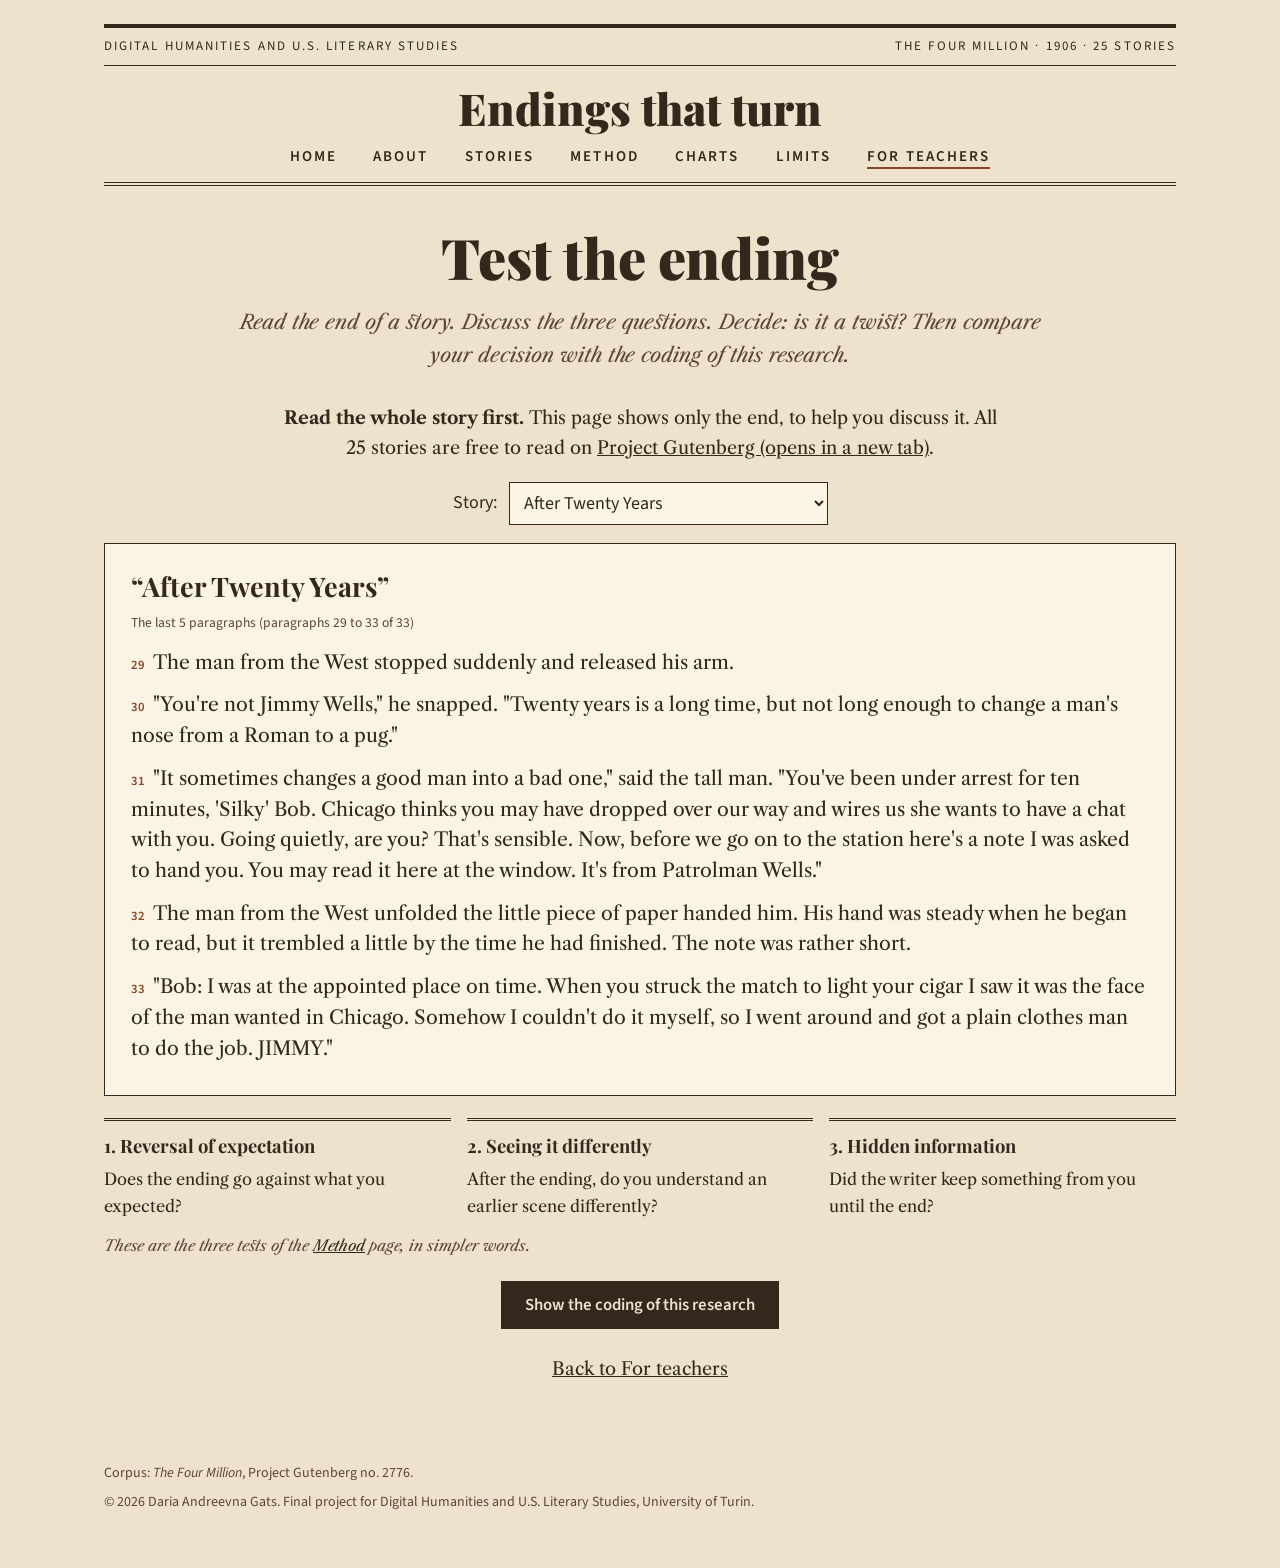
<file: test-the-ending.html>
<!doctype html>
<html lang="en">
<head>
  <meta charset="utf-8">
  <meta name="viewport" content="width=device-width, initial-scale=1">
  <title>Test the ending &middot; Endings that turn</title>
  <meta name="description" content="Read the end of a story, test it with three questions, and compare your decision with the coding of this research.">
  <link rel="preconnect" href="https://fonts.googleapis.com">
  <link rel="preconnect" href="https://fonts.gstatic.com" crossorigin>
  <link href="https://fonts.googleapis.com/css2?family=Libre+Caslon+Text:ital,wght@0,400;0,700;1,400&family=Playfair+Display:wght@700;900&family=Source+Sans+3:wght@400;600&display=swap" rel="stylesheet">
  <link rel="stylesheet" href="css/style.css">
</head>
<body>
  <div class="page">

    <div class="topbar">
      <p>Digital Humanities and U.S. Literary Studies</p>
      <p>The Four Million &middot; 1906 &middot; 25 stories</p>
    </div>

    <p class="site-title"><a href="index.html">Endings that turn</a></p>

    <nav class="sectionbar" aria-label="Main menu">
      <ul>
        <li><a href="index.html">Home</a></li>
        <li><a href="about.html">About</a></li>
        <li><a href="stories.html">Stories</a></li>
        <li><a href="method.html">Method</a></li>
        <li><a href="charts.html">Charts</a></li>
        <li><a href="limits.html">Limits</a></li>
        <li><a href="teachers.html" aria-current="page">For teachers</a></li>
      </ul>
    </nav>

    <main class="paper">
      <header class="paper-head">
        <h1>Test the ending</h1>
        <p class="intro">Read the end of a story. Discuss the three questions. Decide: is it a twist? Then compare your decision with the coding of this research.</p>
      </header>

      <p class="read-first"><strong>Read the whole story first.</strong> This page shows only the end, to help you discuss it. All 25 stories are free to read on <a href="https://www.gutenberg.org/ebooks/2776" target="_blank" rel="noopener">Project Gutenberg (opens in a new tab)</a>.</p>

      <div class="demo-bar"><label for="story">Story:</label> <select id="story"></select></div>
      <section class="ending" id="ending" aria-live="polite"></section>

      <section class="tests" aria-label="The three tests">
        <div><h2>1. Reversal of expectation</h2><p>Does the ending go against what you expected?</p></div>
        <div><h2>2. Seeing it differently</h2><p>After the ending, do you understand an earlier scene differently?</p></div>
        <div><h2>3. Hidden information</h2><p>Did the writer keep something from you until the end?</p></div>
      </section>
      <p class="tests-note">These are the three tests of the <a href="method.html">Method</a> page, in simpler words.</p>

      <div class="reveal">
        <button id="btn" type="button">Show the coding of this research</button>
        <div class="result" id="result" hidden></div>
      </div>
      <p class="back"><a href="teachers.html">Back to For teachers</a></p>
    </main>

    <footer class="site-footer">
      <p>Corpus: <cite>The Four Million</cite>, Project Gutenberg no. 2776.</p>
      <p>&copy; 2026 Daria Andreevna Gats. Final project for Digital Humanities and U.S. Literary Studies, University of Turin.</p>
    </footer>

  </div>
  <script>
    // data:start
var DATA = [{"title": "The Gift of the Magi", "n": 43, "twist": "yes", "tests": 3, "reason": "Della sells her hair to buy a chain for Jim's watch, and Jim sells his watch to buy combs for her hair. Both gifts are now useless.", "last": [{"i": 39, "t": "Jim had not yet seen his beautiful present. She held it out to him eagerly upon her open palm. The dull precious metal seemed to flash with a reflection of her bright and ardent spirit."}, {"i": 40, "t": "\"Isn't it a dandy, Jim? I hunted all over town to find it. You'll have to look at the time a hundred times a day now. Give me your watch. I want to see how it looks on it.\""}, {"i": 41, "t": "Instead of obeying, Jim tumbled down on the couch and put his hands under the back of his head and smiled."}, {"i": 42, "t": "\"Dell,\" said he, \"let's put our Christmas presents away and keep 'em a while. They're too nice to use just at present. I sold the watch to get the money to buy your combs. And now suppose you put the chops on.\""}, {"i": 43, "t": "The magi, as you know, were wise men--wonderfully wise men--who brought gifts to the Babe in the manger. They invented the art of giving Christmas presents. Being wise, their gifts were no doubt wise ones, possibly bearing the privilege of exchange in case of duplication. And here I have lamely related to you the uneventful chronicle of two foolish children in a flat who most unwisely sacrificed for each other the greatest treasures of their house. But in a last word to the wise of these days let it be said that of all who give gifts these two were the wisest. Of all who give and receive gifts, such as they are wisest. Everywhere they are wisest. They are the magi."}]}, {"title": "Mammon And the Archer", "n": 64, "twist": "yes", "tests": 3, "reason": "Everything that seemed to help Richard was secretly arranged by his father, and we only learn this at the end.", "last": [{"i": 60, "t": "\"Me?\" said Kelly. \"I can lick the man that invented poverty.\""}, {"i": 61, "t": "Anthony called Kelly when he was at the door."}, {"i": 62, "t": "\"You didn't notice,\" said he, \"anywhere in the tie-up, a kind of a fat boy without any clothes on shooting arrows around with a bow, did you?\""}, {"i": 63, "t": "\"Why, no,\" said Kelly, mystified. \"I didn't. If he was like you say, maybe the cops pinched him before I got there.\""}, {"i": 64, "t": "\"I thought the little rascal wouldn't be on hand,\" chuckled Anthony. \"Good-by, Kelly.\""}]}, {"title": "Tobin's Palm", "n": 62, "twist": "yes", "tests": 3, "reason": "Danny cannot believe that a cold supper is the good fortune that his palm promised. But the stranger's new kitchen girl is Katie Mahorner, the girl Danny has been looking for, so the promise comes true.", "last": [{"i": 58, "t": "So, the man of literature makes good, to my notion, for he pays, cheerful, for everything, the capital of me and Tobin being exhausted by prediction. But Tobin is sore, and drinks quiet, with the red showing in his eye."}, {"i": 59, "t": "By and by we moved out, for 'twas eleven o'clock, and stands a bit upon the sidewalk. And then the man says he must be going home, and invites me and Tobin to walk that way. We arrives on a side street two blocks away where there is a stretch of brick houses with high stoops and iron fences. The man stops at one of them and looks up at the top windows which he finds dark."}, {"i": 60, "t": "\"'Tis me humble dwelling,\" says he, \"and I begin to perceive by the signs that me wife has retired to slumber. Therefore I will venture a bit in the way of hospitality. 'Tis me wish that ye enter the basement room, where we dine, and partake of a reasonable refreshment. There will be some fine cold fowl and cheese and a bottle or two of ale. Ye will be welcome to enter and eat, for I am indebted to ye for diversions.\""}, {"i": 61, "t": "The appetite and conscience of me and Tobin was congenial to the proposition, though 'twas sticking hard in Danny's superstitions to think that a few drinks and a cold lunch should represent the good fortune promised by the palm of his hand."}, {"i": 62, "t": "\"Step down the steps,\" says the man with the crooked nose, \"and I will enter by the door above and let ye in. I will ask the new girl we have in the kitchen,\" says he, \"to make ye a pot of coffee to drink before ye go. 'Tis fine coffee Katie Mahorner makes for a green girl just landed three months. Step in,\" says the man, \"and I'll send her down to ye.\""}]}, {"title": "A Cosmopolite in a Cafe", "n": 31, "twist": "yes", "tests": 2, "reason": "The man who calls himself a citizen of the world fights for his small home town. This makes us read his cosmopolitanism as local pride.", "last": [{"i": 27, "t": "My cosmopolite was sustaining the pride and reputation of the Earth when the waiters closed in on both combatants with their famous flying wedge formation and bore them outside, still resisting."}, {"i": 28, "t": "I called McCarthy, one of the French garçons, and asked him the cause of the conflict."}, {"i": 29, "t": "\"The man with the red tie\" (that was my cosmopolite), said he, \"got hot on account of things said about the bum sidewalks and water supply of the place he come from by the other guy.\""}, {"i": 30, "t": "\"Why,\" said I, bewildered, \"that man is a citizen of the world--a cosmopolite. He--\""}, {"i": 31, "t": "\"Originally from Mattawamkeag, Maine, he said,\" continued McCarthy, \"and he wouldn't stand for no knockin' the place.\""}]}, {"title": "Between Rounds", "n": 54, "twist": "no", "tests": 0, "reason": "Nothing changes: the ending returns to the opening situation, and the story hides nothing from the reader.", "last": [{"i": 50, "t": "Mrs. McCaskey arose heavily, and went toward the dish closet, with the corners of her mouth drawn down."}, {"i": 51, "t": "Policeman Cleary came back around the corner as the crowd dispersed. Surprised, he upturned an ear toward the McCaskey apartment, where the crash of irons and chinaware and the ring of hurled kitchen utensils seemed as loud as before. Policeman Cleary took out his timepiece."}, {"i": 52, "t": "\"By the deported snakes!\" he exclaimed, \"Jawn McCaskey and his lady have been fightin' for an hour and a quarter by the watch. The missis could give him forty pounds weight. Strength to his arm.\""}, {"i": 53, "t": "Policeman Cleary strolled back around the corner."}, {"i": 54, "t": "Old man Denny folded his paper and hurried up the steps just as Mrs. Murphy was about to lock the door for the night."}]}, {"title": "The Skylight Room", "n": 56, "twist": "yes", "tests": 3, "reason": "We expect Miss Leeson to die, alone in her skylight room. The newspaper line says that she will recover, and that the doctor who saved her is Dr. William Jackson, the same name she gave to her star.", "last": [{"i": 52, "t": "The ambulance physician strode with his burden through the pack of hounds that follow the curiosity chase, and even they fell back along the sidewalk abashed, for his face was that of one who bears his own dead."}, {"i": 53, "t": "They noticed that he did not lay down upon the bed prepared for it in the ambulance the form that he carried, and all that he said was: \"Drive like h----l, Wilson,\" to the driver."}, {"i": 54, "t": "That is all. Is it a story? In the next morning's paper I saw a little news item, and the last sentence of it may help you (as it helped me) to weld the incidents together."}, {"i": 55, "t": "It recounted the reception into Bellevue Hospital of a young woman who had been removed from No. 49 East ---- street, suffering from debility induced by starvation. It concluded with these words:"}, {"i": 56, "t": "\"Dr. William Jackson, the ambulance physician who attended the case, says the patient will recover.\""}]}, {"title": "A Service of Love", "n": 52, "twist": "yes", "tests": 3, "reason": "Each of them secretly gave up art to pay for the other's lessons. When the truth comes out, we read both \"success\" stories in a new way.", "last": [{"i": 48, "t": "\"And then you didn't--\""}, {"i": 49, "t": "\"My purchaser from Peoria,\" said Joe, \"and Gen. Pinkney are both creations of the same art--but you wouldn't call it either painting or music.\""}, {"i": 50, "t": "And then they both laughed, and Joe began:"}, {"i": 51, "t": "\"When one loves one's Art no service seems--\""}, {"i": 52, "t": "But Delia stopped him with her hand on his lips. \"No,\" she said--\"just 'When one loves.'\""}]}, {"title": "The Coming-Out of Maggie", "n": 56, "twist": "yes", "tests": 2, "reason": "Maggie's escort, \"Mr. O'Sullivan,\" is really an Italian, Tony Spinelli. She gave him an Irish name herself, and the story hides this until the end. Then Dempsey asks her to the next hop.", "last": [{"i": 52, "t": "\"Chuck that cheese slicer out of the window,\" he said, \"and tell 'em inside that Mr. O'Sullivan has had a telephone message to go down to Tammany Hall.\""}, {"i": 53, "t": "And then he turned back to Maggie."}, {"i": 54, "t": "\"Say, Mag,\" he said, \"I'll see you home. And how about next Saturday night? Will you come to the hop with me if I call around for you?\""}, {"i": 55, "t": "It was remarkable how quickly Maggie's eyes could change from dull to a shining brown."}, {"i": 56, "t": "\"With you, Dempsey?\" she stammered. \"Say--will a duck swim?\""}]}, {"title": "Man About Town", "n": 31, "twist": "yes", "tests": 2, "reason": "The narrator, who is hunting for a Man About Town, becomes one himself. The newspaper line makes us read the whole walk differently.", "last": [{"i": 27, "t": "I turned to cross the street. I heard something buzz like a bee, and then I took a long, pleasant ride with Santos-Dumont."}, {"i": 28, "t": "When I opened my eyes I remembered a smell of gasoline, and I said aloud: \"Hasn't it passed yet?\""}, {"i": 29, "t": "A hospital nurse laid a hand that was not particularly soft upon my brow that was not at all fevered. A young doctor came along, grinned, and handed me a morning newspaper."}, {"i": 30, "t": "\"Want to see how it happened?\" he asked cheerily. I read the article. Its headlines began where I heard the buzzing leave off the night before. It closed with these lines:"}, {"i": 31, "t": "\"--Bellevue Hospital, where it was said that his injuries were not serious. He appeared to be a typical Man About Town.\""}]}, {"title": "The Cop and the Anthem", "n": 48, "twist": "yes", "tests": 1, "reason": "Soapy decides to reform and is arrested at that very moment. The reversal is strong, but the other two tests are weak, so this is a borderline case.", "last": [{"i": 44, "t": "Soapy felt a hand laid on his arm. He looked quickly around into the broad face of a policeman."}, {"i": 45, "t": "\"What are you doin' here?\" asked the officer."}, {"i": 46, "t": "\"Nothin',\" said Soapy."}, {"i": 47, "t": "\"Then come along,\" said the policeman."}, {"i": 48, "t": "\"Three months on the Island,\" said the Magistrate in the Police Court the next morning."}]}, {"title": "An Adjustment of Nature", "n": 40, "twist": "yes", "tests": 2, "reason": "At the end we learn that Kraft and Milly are together: the painting \"Boadicea\" seems to show her, and they have bought a cottage. So Kraft's plan against the Klondiker was not only about his theory of Nature.", "last": [{"i": 36, "t": "I hurried away to see Kraft. His satanic eyes were the same, his hair was worse tangled, but his clothes had been made by a tailor."}, {"i": 37, "t": "\"I didn't know,\" I said to him."}, {"i": 38, "t": "\"We've bought a cottage in the Bronx with the money,\" said he. \"Any evening at 7.\""}, {"i": 39, "t": "\"Then,\" said I, \"when you led us against the lumberman--the--Klondiker --it wasn't altogether on account of the Unerring Artistic Adjustment of Nature?\""}, {"i": 40, "t": "\"Well, not altogether,\" said Kraft, with a grin."}]}, {"title": "Memoirs of a Yellow Dog", "n": 36, "twist": "no", "tests": 1, "reason": "The dog is happy with a master who insults him, but nothing in the ending changes how we understand the story.", "last": [{"i": 32, "t": "\"Me and my doggie, we are bound for the Rocky Mountains.\""}, {"i": 33, "t": "But what pleased me most was when my old man pulled both of my ears until I howled, and said:"}, {"i": 34, "t": "\"You common, monkey-headed, rat-tailed, sulphur-coloured son of a door mat, do you know what I'm going to call you?\""}, {"i": 35, "t": "I thought of \"Lovey,\" and I whined dolefully."}, {"i": 36, "t": "\"I'm going to call you 'Pete,'\" says my master; and if I'd had five tails I couldn't have done enough wagging to do justice to the occasion."}]}, {"title": "The Love-Philtre of Ikey Schoenstein", "n": 37, "twist": "yes", "tests": 3, "reason": "Ikey expects the powder to work on Rosy, but Chunk used it on her father. The last lines tell us that Chunk and Rosy ran away together, so Ikey's plan fails.", "last": [{"i": 33, "t": "All night in the Blue Light Drug Store he waited at his duties for chance news of the tragedy, but none came."}, {"i": 34, "t": "At eight o'clock in the morning the day clerk arrived and Ikey started hurriedly for Mrs. Riddle's to learn the outcome. And, lo! as he stepped out of the store who but Chunk McGowan sprang from a passing street car and grasped his hand--Chunk McGowan with a victor's smile and flushed with joy."}, {"i": 35, "t": "\"Pulled it off,\" said Chunk with Elysium in his grin. \"Rosy hit the fire-escape on time to a second, and we was under the wire at the Reverend's at 9.3O 1/4. She's up at the flat--she cooked eggs this mornin' in a blue kimono--Lord! how lucky I am! You must pace up some day, Ikey, and feed with us. I've got a job down near the bridge, and that's where I'm heading for now.\""}, {"i": 36, "t": "\"The--the--powder?\" stammered Ikey."}, {"i": 37, "t": "\"Oh, that stuff you gave me!\" said Chunk, broadening his grin; \"well, it was this way. I sat down at the supper table last night at Riddle's, and I looked at Rosy, and I says to myself, 'Chunk, if you get the girl get her on the square--don't try any hocus-pocus with a thoroughbred like her.' And I keeps the paper you give me in my pocket. And then my lamps fall on another party present, who, I says to myself, is failin' in a proper affection toward his comin' son-in-law, so I watches my chance and dumps that powder in old man Riddle's coffee--see?\""}]}, {"title": "Springtime a la Carte", "n": 48, "twist": "yes", "tests": 3, "reason": "Sarah, thinking of Walter, mistyped \"dandelions\" on the menu as \"Dearest Walter.\" Walter reads this line in the restaurant and finds her, and the story hides the mistake until the end.", "last": [{"i": 44, "t": "\"Why, there's no W in dandelions,\" said Sarah, in surprise."}, {"i": 45, "t": "The young man drew the bill of fare from his pocket, and pointed to a line."}, {"i": 46, "t": "Sarah recognised the first card she had typewritten that afternoon. There was still the rayed splotch in the upper right-hand corner where a tear had fallen. But over the spot where one should have read the name of the meadow plant, the clinging memory of their golden blossoms had allowed her fingers to strike strange keys."}, {"i": 47, "t": "Between the red cabbage and the stuffed green peppers was the item:"}, {"i": 48, "t": "\"DEAREST WALTER, WITH HARD-BOILED EGG.\""}]}, {"title": "The Green Door", "n": 53, "twist": "yes", "tests": 2, "reason": "The card that sent Rudolf to the green door was only an advertisement for a play. Yet he still believes that Fate led him there, and the narrator's last comment agrees with him.", "last": [{"i": 49, "t": "Looking the way he pointed Rudolf saw above the entrance to a theatre the blazing electric sign of its new play, \"The Green Door.\""}, {"i": 50, "t": "\"I'm informed dat it's a fust-rate show, sah,\" said the negro. \"De agent what represents it pussented me with a dollar, sah, to distribute a few of his cards along with de doctah's. May I offer you one of de doctah's cards, sah?\""}, {"i": 51, "t": "At the corner of the block in which he lived Rudolf stopped for a glass of beer and a cigar. When he had come out with his lighted weed he buttoned his coat, pushed back his hat and said, stoutly, to the lamp post on the corner:"}, {"i": 52, "t": "\"All the same, I believe it was the hand of Fate that doped out the way for me to find her.\""}, {"i": 53, "t": "Which conclusion, under the circumstances, certainly admits Rudolf Steiner to the ranks of the true followers of Romance and Adventure."}]}, {"title": "From the Cabby's Seat", "n": 41, "twist": "yes", "tests": 3, "reason": "The fare (the passenger) Jerry brings to the sergeant is his own bride, Norah. Drink had clouded his mind, so he wanted to make her pay and did not recognise her until the end.", "last": [{"i": 37, "t": "\"Sargeant,\" began Jerry in his old raucous, martyred, thunderous tones of complaint. \"I've got a fare here that--\""}, {"i": 38, "t": "Jerry paused. He drew a knotted, red hand across his brow. The fog set up by McGary was beginning to clear away."}, {"i": 39, "t": "\"A fare, sargeant,\" he continued, with a grin, \"that I want to inthroduce to ye. It's me wife that I married at ould man Walsh's this avening. And a divil of a time we had, 'tis thrue. Shake hands wid th' sargeant, Norah, and we'll be off to home.\""}, {"i": 40, "t": "Before stepping into the cab Norah sighed profoundly."}, {"i": 41, "t": "\"I've had such a nice time, Jerry,\" said she."}]}, {"title": "An Unfinished Story", "n": 46, "twist": "no", "tests": 0, "reason": "The story about Dulcie is left unfinished. The ending is a dream about judgment, not a reversal of the plot, so none of the three tests is passed.", "last": [{"i": 42, "t": "At half-past nine Dulcie took a last look at the pictures on the dresser, turned out the light, and skipped into bed. It's an awful thing to go to bed with a good-night look at General Kitchener, William Muldoon, the Duchess of Marlborough, and Benvenuto Cellini. This story really doesn't get anywhere at all. The rest of it comes later--sometime when Piggy asks Dulcie again to dine with him, and she is feeling lonelier than usual, and General Kitchener happens to be looking the other way; and then--"}, {"i": 43, "t": "As I said before, I dreamed that I was standing near a crowd of prosperous-looking angels, and a policeman took me by the wing and asked if I belonged with them."}, {"i": 44, "t": "\"Who are they?\" I asked."}, {"i": 45, "t": "\"Why,\" said he, \"they are the men who hired working-girls, and paid 'em five or six dollars a week to live on. Are you one of the bunch?\""}, {"i": 46, "t": "\"Not on your immortality,\" said I. \"I'm only the fellow that set fire to an orphan asylum, and murdered a blind man for his pennies.\""}]}, {"title": "The Caliph, Cupid and the Clock", "n": 46, "twist": "yes", "tests": 3, "reason": "The young man thinks his girl's signal came late, but the clock in the park is half an hour fast, so it came on time. The \"prince\" who told him to wait is Dopy Mike, a park bum who \"hits the pipe every night\".", "last": [{"i": 42, "t": "And in the morning came along two policemen on their way to the beats they owned. The park was deserted save for one dilapidated figure that sprawled, asleep, on a bench. They stopped and gazed upon it."}, {"i": 43, "t": "\"It's Dopy Mike,\" said one. \"He hits the pipe every night. Park bum for twenty years. On his last legs, I guess.\""}, {"i": 44, "t": "The other policeman stooped and looked at something crumpled and crisp in the hand of the sleeper."}, {"i": 45, "t": "\"Gee!\" he remarked. \"He's doped out a fifty-dollar bill, anyway. Wish I knew the brand of hop that he smokes.\""}, {"i": 46, "t": "And then \"Rap, rap, rap!\" went the club of realism against the shoe soles of Prince Michael, of the Electorate of Valleluna."}]}, {"title": "Sisters of the Golden Circle", "n": 44, "twist": "yes", "tests": 3, "reason": "At the end Mrs. Williams explains why her husband was attacked and arrested: she did it to help a bride, married that very morning, whose groom was trying to run away.", "last": [{"i": 40, "t": "In an hour came Mrs. James Williams, with Uncle Thomas, of Madison Avenue, in a respect-compelling motor car and proofs of the hero's innocence--for all the world like the third act of a drama backed by an automobile mfg. co."}, {"i": 41, "t": "After the police had sternly reprimanded James Williams for imitating a copyrighted burglar and given him as honourable a discharge as the department was capable of, Mrs. Williams rearrested him and swept him into an angle of the station-house. James Williams regarded her with one eye. He always said that Donovan closed the other while somebody was holding his good right hand. Never before had he given her a word of reproach or of reproof."}, {"i": 42, "t": "\"If you can explain,\" he began rather stiffly, \"why you--\""}, {"i": 43, "t": "\"Dear,\" she interrupted, \"listen. It was an hour's pain and trial to you. I did it for her--I mean the girl who spoke to me on the coach. I was so happy, Jim--so happy with you that I didn't dare to refuse that happiness to another. Jim, they were married only this morning--those two; and I wanted him to get away. While they were struggling with you I saw him slip from behind his tree and hurry across the park. That's all of it, dear--I had to do it.\""}, {"i": 44, "t": "Thus does one sister of the plain gold band know another who stands in the enchanted light that shines but once and briefly for each one. By rice and satin bows does mere man become aware of weddings. But bride knoweth bride at the glance of an eye. And between them swiftly passes comfort and meaning in a language that man and widows wot not of."}]}, {"title": "The Romance of a Busy Broker", "n": 32, "twist": "yes", "tests": 3, "reason": "The broker asks Miss Leslie to marry him, and she reminds him that they married last evening. He was so busy that he forgot his own wedding.", "last": [{"i": 28, "t": "\"Miss Leslie,\" he began hurriedly, \"I have but a moment to spare. I want to say something in that moment. Will you be my wife? I haven't had time to make love to you in the ordinary way, but I really do love you. Talk quick, please--those fellows are clubbing the stuffing out of Union Pacific.\""}, {"i": 29, "t": "\"Oh, what are you talking about?\" exclaimed the young lady. She rose to her feet and gazed upon him, round-eyed."}, {"i": 30, "t": "\"Don't you understand?\" said Maxwell, restively. \"I want you to marry me. I love you, Miss Leslie. I wanted to tell you, and I snatched a minute when things had slackened up a bit. They're calling me for the 'phone now. Tell 'em to wait a minute, Pitcher. Won't you, Miss Leslie?\""}, {"i": 31, "t": "The stenographer acted very queerly. At first she seemed overcome with amazement; then tears flowed from her wondering eyes; and then she smiled sunnily through them, and one of her arms slid tenderly about the broker's neck."}, {"i": 32, "t": "\"I know now,\" she said, softly. \"It's this old business that has driven everything else out of your head for the time. I was frightened at first. Don't you remember, Harvey? We were married last evening at 8 o'clock in the Little Church Around the Corner.\""}]}, {"title": "After Twenty Years", "n": 33, "twist": "yes", "tests": 3, "reason": "Bob does not know that the policeman who talks to him in the beginning is his old friend Jimmy. At the end the note shows that Jimmy recognised him as a wanted man and sent a plain-clothes policeman to arrest him.", "last": [{"i": 29, "t": "The man from the West stopped suddenly and released his arm."}, {"i": 30, "t": "\"You're not Jimmy Wells,\" he snapped. \"Twenty years is a long time, but not long enough to change a man's nose from a Roman to a pug.\""}, {"i": 31, "t": "\"It sometimes changes a good man into a bad one,\" said the tall man. \"You've been under arrest for ten minutes, 'Silky' Bob. Chicago thinks you may have dropped over our way and wires us she wants to have a chat with you. Going quietly, are you? That's sensible. Now, before we go on to the station here's a note I was asked to hand you. You may read it here at the window. It's from Patrolman Wells.\""}, {"i": 32, "t": "The man from the West unfolded the little piece of paper handed him. His hand was steady when he began to read, but it trembled a little by the time he had finished. The note was rather short."}, {"i": 33, "t": "\"Bob: I was at the appointed place on time. When you struck the match to light your cigar I saw it was the face of the man wanted in Chicago. Somehow I couldn't do it myself, so I went around and got a plain clothes man to do the job. JIMMY.\""}]}, {"title": "Lost on Dress Parade", "n": 47, "twist": "yes", "tests": 3, "reason": "Mr. Chandler pretends to be a rich idler to impress a girl whom he believes to be a poor shop girl. At the end we learn that she is rich, and that she could love only a man with work to do. Each hid the truth from the other, and the pretending cost him the chance to be loved.", "last": [{"i": 43, "t": "\"I know. I slipped on the sidewalk and turned my ankle. I could not walk, so I hobbled into a restaurant and sat there until I was better. That is why I was so long.\""}, {"i": 44, "t": "The two girls sat in the window seat, looking out at the lights and the stream of hurrying vehicles in the avenue. The younger one cuddled down with her head in her sister's lap."}, {"i": 45, "t": "\"We will have to marry some day,\" she said dreamily--\"both of us. We have so much money that we will not be allowed to disappoint the public. Do you want me to tell you the kind of a man I could love, Sis?\""}, {"i": 46, "t": "\"Go on, you scatterbrain,\" smiled the other."}, {"i": 47, "t": "\"I could love a man with dark and kind blue eyes, who is gentle and respectful to poor girls, who is handsome and good and does not try to flirt. But I could love him only if he had an ambition, an object, some work to do in the world. I would not care how poor he was if I could help him build his way up. But, sister dear, the kind of man we always meet--the man who lives an idle life between society and his clubs--I could not love a man like that, even if his eyes were blue and he were ever so kind to poor girls whom he met in the street.\""}]}, {"title": "By Courier", "n": 27, "twist": "yes", "tests": 3, "reason": "The letter explains the scene in the conservatory: the young man was a doctor helping a woman who was ill. The young lady understood that he had not betrayed her, so the couple is reconciled.", "last": [{"i": 23, "t": "DEAR DR. ARNOLD: I want to thank you for your most kind and opportune aid to my daughter last Friday evening, when she was overcome by an attack of her old heart-trouble in the conservatory at Mrs. Waldron's reception. Had you not been near to catch her as she fell and to render proper attention, we might have lost her. I would be glad if you would call and undertake the treatment of her case. Gratefully yours, ROBERT ASHBURTON."}, {"i": 24, "t": "The young lady refolded the letter, and handed it to the boy."}, {"i": 25, "t": "\"De gent wants an answer,\" said the messenger. \"Wot's de word?\""}, {"i": 26, "t": "The lady's eyes suddenly flashed on him, bright, smiling and wet."}, {"i": 27, "t": "\"Tell that guy on the other bench,\" she said, with a happy, tremulous laugh, \"that his girl wants him.\""}]}, {"title": "The Furnished Room", "n": 43, "twist": "yes", "tests": 3, "reason": "The landladies talk about a girl who killed herself in the room a week before. Her mole by the left eyebrow shows that she was the girl the young man had been looking for.", "last": [{"i": 39, "t": "\"Rooms,\" said Mrs. Purdy, in her furriest tones, \"are furnished for to rent. I did not tell him, Mrs. McCool.\""}, {"i": 40, "t": "\"'Tis right ye are, ma'am; 'tis by renting rooms we kape alive. Ye have the rale sense for business, ma'am. There be many people will rayjict the rentin' of a room if they be tould a suicide has been after dyin' in the bed of it.\""}, {"i": 41, "t": "\"As you say, we has our living to be making,\" remarked Mrs. Purdy."}, {"i": 42, "t": "\"Yis, ma'am; 'tis true. 'Tis just one wake ago this day I helped ye lay out the third floor, back. A pretty slip of a colleen she was to be killin' herself wid the gas--a swate little face she had, Mrs. Purdy, ma'am.\""}, {"i": 43, "t": "\"She'd a-been called handsome, as you say,\" said Mrs. Purdy, assenting but critical, \"but for that mole she had a-growin' by her left eyebrow. Do fill up your glass again, Mrs. McCool.\""}]}, {"title": "The Brief Debut of Tildy", "n": 40, "twist": "yes", "tests": 2, "reason": "Tildy hopes that Mr. Seeders's kiss means that someone has noticed her at last. Then he apologises, saying that he was drunk, and she understands that the kiss meant nothing.", "last": [{"i": 36, "t": "\"Miss Tildy,\" said he, \"I want to apologise for what I done the other evenin'. Tell you the truth, I was pretty well tanked up or I wouldn't of done it. I wouldn't do no lady that a-way when I was sober. So I hope, Miss Tildy, you'll accept my 'pology, and believe that I wouldn't of done it if I'd known what I was doin' and hadn't of been drunk.\""}, {"i": 37, "t": "With this handsome plea Mr. Seeders backed away, and departed, feeling that reparation had been made."}, {"i": 38, "t": "But behind the convenient screen Tildy had thrown herself flat upon a table among the butter chips and the coffee cups, and was sobbing her heart out--out and back again to the grey plain wherein travel they with blunt noses and hay-coloured hair. From her knot she had torn the red hair-bow and cast it upon the floor. Seeders she despised utterly; she had but taken his kiss as that of a pioneer and prophetic prince who might have set the clocks going and the pages to running in fairyland. But the kiss had been maudlin and unmeant; the court had not stirred at the false alarm; she must forevermore remain the Sleeping Beauty."}, {"i": 39, "t": "Yet not all was lost. Aileen's arm was around her; and Tildy's red hand groped among the butter chips till it found the warm clasp of her friend's."}, {"i": 40, "t": "\"Don't you fret, Til,\" said Aileen, who did not understand entirely. \"That turnip-faced little clothespin of a Seeders ain't worth it. He ain't anything of a gentleman or he wouldn't ever of apologised.\""}]}];
// data:end
    var sel = document.getElementById("story"), end = document.getElementById("ending"),
        res = document.getElementById("result"), btn = document.getElementById("btn");
    DATA.forEach(function (d, i) {
      var o = document.createElement("option"); o.value = i; o.textContent = d.title; sel.appendChild(o);
    });
    function esc(s) { return s.replace(/&/g, "&amp;").replace(/</g, "&lt;"); }
    function show(i) {
      var d = DATA[i]; res.hidden = true; btn.hidden = false;
      end.innerHTML = "<h2>&ldquo;" + esc(d.title) + "&rdquo;</h2><p class=\"src\">The last " + d.last.length +
        " paragraphs (paragraphs " + d.last[0].i + " to " + d.n + " of " + d.n + ")</p>" +
        d.last.map(function (p) { return "<p class=\"para\"><span class=\"no\">" + p.i + "</span>" + esc(p.t) + "</p>"; }).join("");
    }
    function reveal() {
      var d = DATA[sel.value];
      var head = d.twist === "yes" ? "In this research, this ending is a twist." : "In this research, this ending is not a twist.";
      res.innerHTML = "<strong>" + head + "</strong>Tests passed: " + d.tests + " of 3.<br>" + esc(d.reason) +
        "<br><br><em>Do you agree? If not, say why: the coding is an interpretation.</em>" +
        "<br><br><small class=\"coding-note\">The twist and the tests come from the coding in the research data (<a href=\"https://docs.google.com/spreadsheets/d/13QcV8ekTLmVka09b3oOE6ET5MGhPaXe_-_OAqjcnrGM/edit?gid=0#gid=0\" target=\"_blank\" rel=\"noopener\">Google Sheets</a>, view only). The reasons are written in simpler words for the class, from the notes of the research.</small>";
      res.hidden = false; btn.hidden = true;
    }
    sel.addEventListener("change", function () { show(sel.value); });
    btn.addEventListener("click", reveal);
    var start = DATA.findIndex(function (d) { return d.title === "After Twenty Years"; });
    sel.value = start; show(start);
  </script>
  <script data-goatcounter="https://dariagats.goatcounter.com/count" async src="//gc.zgo.at/count.js"></script>
</body>
</html>
</file>
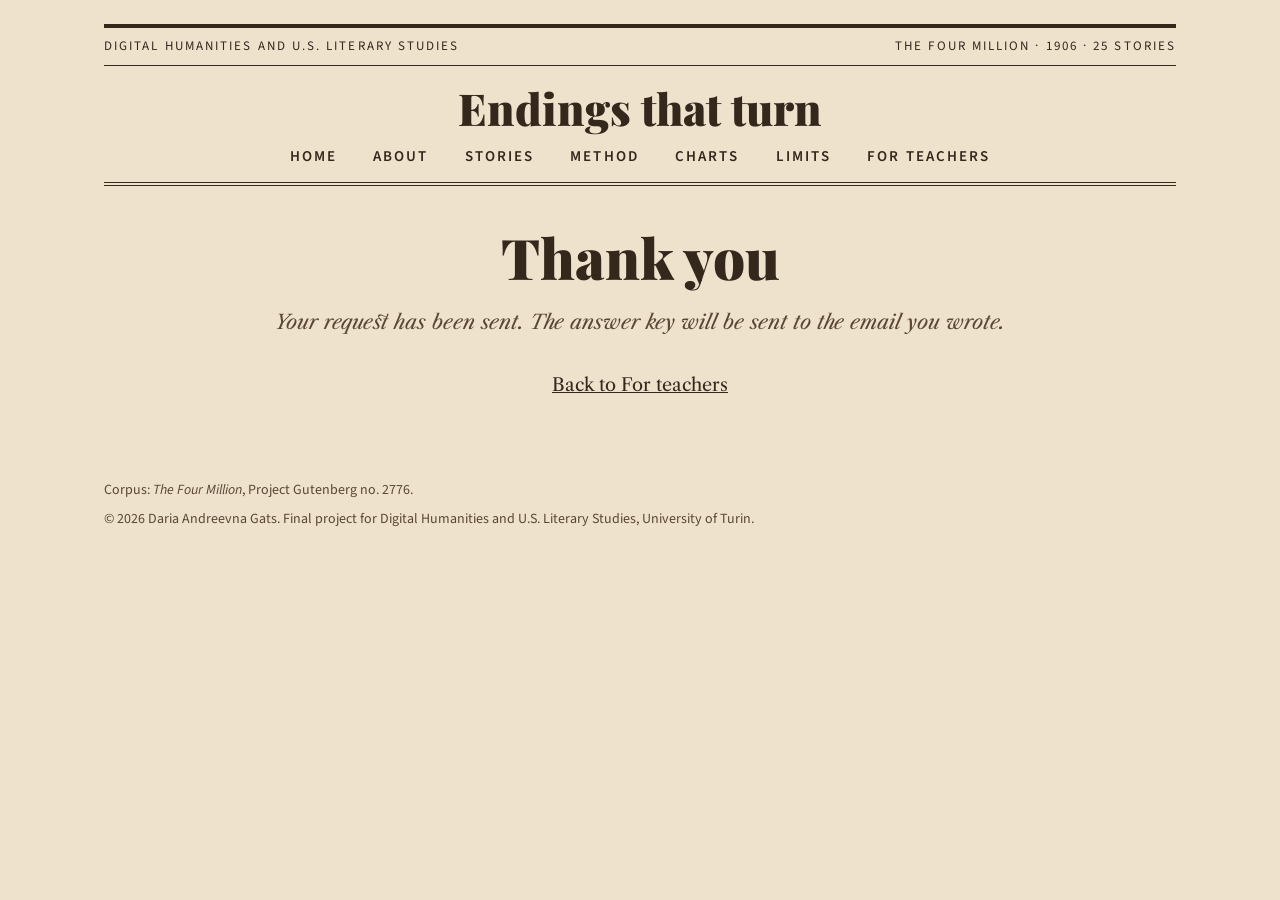
<file: thanks.html>
<!doctype html>
<html lang="en">
<head>
  <meta charset="utf-8">
  <meta name="viewport" content="width=device-width, initial-scale=1">
  <title>Thank you &middot; Endings that turn</title>
  <meta name="robots" content="noindex">
  <link rel="preconnect" href="https://fonts.googleapis.com">
  <link rel="preconnect" href="https://fonts.gstatic.com" crossorigin>
  <link href="https://fonts.googleapis.com/css2?family=Libre+Caslon+Text:ital,wght@0,400;0,700;1,400&family=Playfair+Display:wght@700;900&family=Source+Sans+3:wght@400;600&display=swap" rel="stylesheet">
  <link rel="stylesheet" href="css/style.css">
</head>
<body>
  <div class="page">

    <div class="topbar">
      <p>Digital Humanities and U.S. Literary Studies</p>
      <p>The Four Million &middot; 1906 &middot; 25 stories</p>
    </div>

    <p class="site-title"><a href="index.html">Endings that turn</a></p>

    <nav class="sectionbar" aria-label="Main menu">
      <ul>
        <li><a href="index.html">Home</a></li>
        <li><a href="about.html">About</a></li>
        <li><a href="stories.html">Stories</a></li>
        <li><a href="method.html">Method</a></li>
        <li><a href="charts.html">Charts</a></li>
        <li><a href="limits.html">Limits</a></li>
        <li><a href="teachers.html">For teachers</a></li>
      </ul>
    </nav>

    <main class="paper">
      <header class="paper-head">
        <h1>Thank you</h1>
        <p class="intro">Your request has been sent. The answer key will be sent to the email you wrote.</p>
      </header>
      <p style="text-align:center"><a href="teachers.html">Back to For teachers</a></p>
    </main>

    <footer class="site-footer">
      <p>Corpus: <cite>The Four Million</cite>, Project Gutenberg no. 2776.</p>
      <p>&copy; 2026 Daria Andreevna Gats. Final project for Digital Humanities and U.S. Literary Studies, University of Turin.</p>
    </footer>

  </div>
  <script data-goatcounter="https://dariagats.goatcounter.com/count" async src="//gc.zgo.at/count.js"></script>
</body>
</html>
</file>
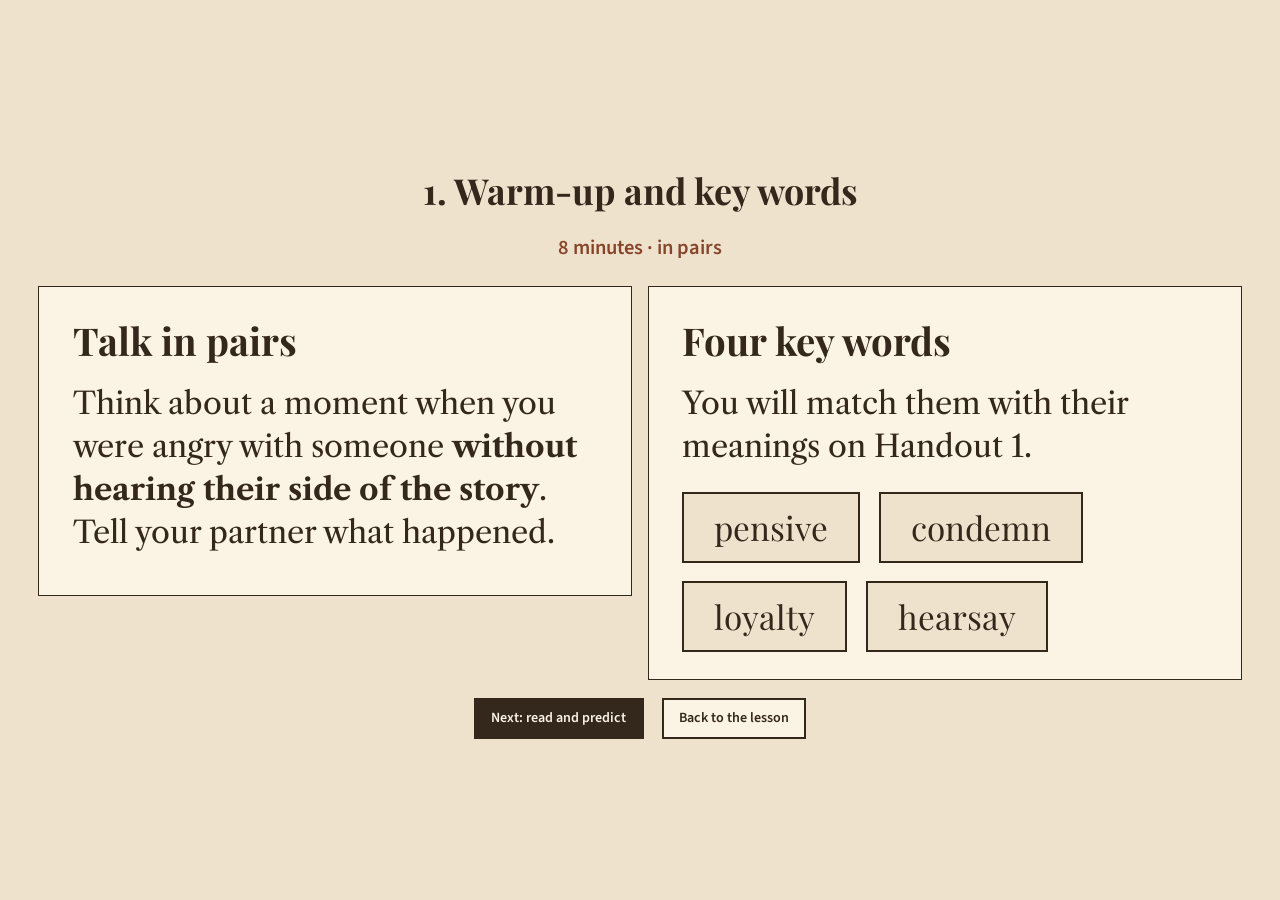
<file: warmup-screen.html>
<!doctype html>
<html lang="en">
<head>
  <meta charset="utf-8">
  <meta name="viewport" content="width=device-width, initial-scale=1">
  <title>Warm-up on screen &middot; Endings that turn</title>
  <meta name="description" content="Warm-up and key words for the By Courier lesson, on one screen.">
  <link rel="preconnect" href="https://fonts.googleapis.com">
  <link rel="preconnect" href="https://fonts.gstatic.com" crossorigin>
  <link href="https://fonts.googleapis.com/css2?family=Libre+Caslon+Text:ital,wght@0,400;0,700;1,400&family=Playfair+Display:wght@700;900&family=Source+Sans+3:wght@400;600&display=swap" rel="stylesheet">
  <link rel="stylesheet" href="css/style.css">
  <style>
    .hs { min-height: 100vh; display: flex; flex-direction: column; justify-content: center; padding: 1.5vh 3vw; max-width: 1700px; margin: 0 auto; }
    .hs h1 { font-family: var(--display); font-size: clamp(1.5rem, 2.8vw, 2.6rem); text-align: center; margin: 0 0 .5em; }
    .cols { display: grid; grid-template-columns: repeat(3, 1fr); gap: 1.2vw; align-items: start; }
    .col { background: var(--cream); border: 1px solid var(--ink); padding: .9em 1.1em; font-size: clamp(.8rem, 1.12vw, 1.08rem); line-height: 1.4; }
    .col h2 { font-family: var(--display); font-size: 1.25em; margin: 0 0 .35em; }
    .col h3 { font-family: var(--sans); font-size: .8em; text-transform: uppercase; letter-spacing: .07em; color: var(--accent); margin: .8em 0 .25em; }
    .col p { margin: 0 0 .45em; }
    .col ol, .col ul { margin: 0 0 .4em; padding-left: 1.3em; }
    .col li { margin: 0 0 .25em; }
    .btns { display: flex; justify-content: center; gap: 1em; flex-wrap: wrap; margin-top: 1em; }
    .btns a { font-family: var(--sans); font-weight: 600; text-decoration: none; border: 2px solid var(--ink); padding: .5em 1.1em; color: var(--ink); background: var(--cream); font-size: clamp(.85rem, 1.1vw, 1.05rem); }
    .btns a.main { background: var(--ink); color: var(--cream); }
    @media (max-width: 900px) { .cols { grid-template-columns: 1fr; } .hs { min-height: 0; } .col { font-size: 1rem; } }
    .big { font-size: clamp(1.3rem, 2.4vw, 2.3rem) !important; line-height: 1.4; }
    .words { display: flex; flex-wrap: wrap; gap: .6em; margin-top: .8em; }
    .words span { font-family: var(--display); border: 2px solid var(--ink); padding: .3em .9em; font-size: clamp(1.4rem, 2.6vw, 2.4rem); background: var(--paper); }
    .tm { font-family: var(--sans); font-weight: 600; color: var(--accent); text-align: center; font-size: clamp(1rem, 1.6vw, 1.5rem); margin: -.3em 0 1em; }
    .two { grid-template-columns: 1fr 1fr !important; }
  </style>
</head>
<body>
  <main class="hs">
    <h1>1. Warm-up and key words</h1>
    <p class="tm">8 minutes &middot; in pairs</p>
    <div class="cols two">
      <section class="col big">
        <h2>Talk in pairs</h2>
        <p>Think about a moment when you were angry with someone <strong>without hearing their side of the story</strong>. Tell your partner what happened.</p>
      </section>
      <section class="col big">
        <h2>Four key words</h2>
        <p>You will match them with their meanings on Handout 1.</p>
        <div class="words"><span>pensive</span><span>condemn</span><span>loyalty</span><span>hearsay</span></div>
      </section>
    </div>
    <div class="btns">
      <a class="main" href="predict-screen.html">Next: read and predict</a>
      <a href="lesson-slide.html">Back to the lesson</a>
    </div>
  </main>
</body>
</html>
</file>
<file: css/style.css>
:root {
  --paper: #eee2cd;
  --ink: #34271c;
  --ink-soft: #5a4636;
  --accent: #86452a;
  --cream: #fbf3e4;
  --display: "Playfair Display", "Libre Baskerville", Georgia, "Times New Roman", serif;
  --serif: "Libre Caslon Text", "Libre Baskerville", Georgia, "Times New Roman", serif;
  --sans: "Source Sans 3", "Segoe UI", Helvetica, Arial, sans-serif;
}

* { box-sizing: border-box; }

body {
  margin: 0;
  background: var(--paper);
  color: var(--ink);
  font-family: var(--serif);
  font-size: 18px;
  line-height: 1.65;
}

a { color: var(--ink); }
a:hover, a:focus-visible { color: var(--accent); }

.page {
  max-width: 1120px;
  margin: 0 auto;
  padding: 24px 24px 0;
}

/* ---------- top bar ---------- */
.topbar {
  display: flex;
  flex-wrap: wrap;
  justify-content: space-between;
  gap: 8px 24px;
  padding: 8px 0;
  border-top: 4px solid var(--ink);
  border-bottom: 1px solid var(--ink);
  font-family: var(--sans);
  font-size: 13px;
  letter-spacing: 0.16em;
  text-transform: uppercase;
}
.topbar p { margin: 0; }

/* ---------- masthead on the photograph ---------- */
.masthead {
  position: relative;
  margin-top: 20px;
  min-height: 470px;
  display: flex;
  align-items: center;
  justify-content: center;
  text-align: center;
  overflow: hidden;
  color: var(--cream);
}
.masthead img {
  position: absolute;
  inset: 0;
  width: 100%;
  height: 100%;
  object-fit: cover;
  object-position: center 55%;
  filter: sepia(0.55) contrast(1.05);
}
.masthead::before {
  content: "";
  position: absolute;
  inset: 0;
  z-index: 1;
  background: rgba(52, 39, 28, 0.66);
}
.masthead::after {
  content: "";
  position: absolute;
  inset: 14px;
  z-index: 2;
  border: 3px double rgba(251, 243, 228, 0.85);
  pointer-events: none;
}
.masthead-text {
  position: relative;
  z-index: 3;
  padding: 40px 48px;
  max-width: 960px;
}
.masthead .kicker {
  margin: 0 0 14px;
  font-family: var(--sans);
  font-size: 14px;
  letter-spacing: 0.22em;
  text-transform: uppercase;
  color: #f1d8b4;
}
.masthead h1 {
  margin: 0;
  font-family: var(--display);
  font-weight: 900;
  font-size: clamp(44px, 9vw, 104px);
  line-height: 1;
}
.masthead .subtitle {
  margin: 18px 0 0;
  font-style: italic;
  font-size: clamp(19px, 2.6vw, 26px);
  color: #f6dfbd;
}

/* photo caption, newspaper style */
.caption {
  margin: 10px 0 0;
  padding-bottom: 12px;
  border-bottom: 1px solid var(--ink);
  font-size: 14px;
  line-height: 1.5;
  font-style: italic;
  color: var(--ink-soft);
}

/* ---------- section menu ---------- */
.sectionbar {
  border-bottom: 4px double var(--ink);
}
.sectionbar ul {
  display: flex;
  flex-wrap: wrap;
  justify-content: center;
  gap: 6px 36px;
  margin: 0;
  padding: 12px 0;
  list-style: none;
  font-family: var(--sans);
  font-size: 15px;
  font-weight: 600;
  letter-spacing: 0.14em;
  text-transform: uppercase;
}
.sectionbar a { text-decoration: none; }
.sectionbar a[aria-current="page"] {
  border-bottom: 2px solid var(--accent);
}

/* ---------- lead question ---------- */
.lead {
  max-width: 820px;
  margin: 44px auto;
  text-align: center;
}
.lead .label {
  margin: 0 0 12px;
  font-family: var(--sans);
  font-size: 13px;
  letter-spacing: 0.2em;
  text-transform: uppercase;
  color: var(--accent);
}
.lead p.question {
  margin: 0;
  font-family: var(--display);
  font-size: clamp(24px, 3.4vw, 32px);
  line-height: 1.45;
}

/* ---------- three columns ---------- */
.columns {
  display: grid;
  grid-template-columns: repeat(4, minmax(0, 1fr));
  border-top: 1px solid var(--ink);
  border-bottom: 1px solid var(--ink);
}
.columns > div {
  padding: 28px 24px 32px;
  border-left: 1px solid var(--ink);
}
.columns > div:first-child { border-left: 0; padding-left: 0; }
.columns > div:last-child { padding-right: 0; }
.columns .label {
  margin: 0 0 6px;
  font-family: var(--sans);
  font-size: 12px;
  letter-spacing: 0.2em;
  text-transform: uppercase;
  color: var(--accent);
}
.columns h2 {
  margin: 0 0 8px;
  font-family: var(--display);
  font-size: 26px;
  line-height: 1.2;
}
.columns p { margin: 0; font-size: 16.5px; }
.columns a { text-decoration: none; }
.columns a:hover h2, .columns a:focus-visible h2 { color: var(--accent); }

/* ---------- footer ---------- */
.site-footer {
  padding: 22px 0 48px;
  font-family: var(--sans);
  font-size: 14px;
  color: var(--ink-soft);
}
.site-footer p { margin: 0 0 6px; }

@media (max-width: 960px) {
  .columns { grid-template-columns: repeat(2, minmax(0, 1fr)); }
  .columns > div:nth-child(3) { border-left: 0; padding-left: 0; }
  .columns > div:nth-child(n+3) { border-top: 1px solid var(--ink); }
}
@media (max-width: 620px) {
  .columns { grid-template-columns: 1fr; }
  .columns > div { padding: 22px 0; border-left: 0; border-top: 1px solid var(--ink); }
  .columns > div:first-child { border-top: 0; }
  .masthead { min-height: 400px; }
  .masthead-text { padding: 32px 28px; }
}

/* ---------- inner pages ---------- */
.site-title {
  margin: 18px 0 0;
  text-align: center;
  font-family: var(--display);
  font-weight: 900;
  font-size: clamp(28px, 5vw, 44px);
  line-height: 1.1;
}
.site-title a { text-decoration: none; }

.paper { margin: 40px 0 56px; }
.paper-head {
  max-width: 820px;
  margin: 0 auto 32px;
  text-align: center;
}
.paper-head h1 {
  margin: 0 0 18px;
  font-family: var(--display);
  font-weight: 900;
  font-size: clamp(34px, 5.5vw, 56px);
  line-height: 1.12;
}
.paper-head h1 cite { font-style: normal; }
.paper-head .intro {
  margin: 0;
  font-size: 20px;
  font-style: italic;
  color: var(--ink-soft);
}

/* two newspaper columns */
.two-cols {
  column-count: 2;
  column-gap: 48px;
  column-rule: 1px solid var(--ink);
  padding: 28px 0 8px;
  border-top: 4px double var(--ink);
  border-bottom: 1px solid var(--ink);
}
.two-cols section { break-inside: avoid-column; margin-bottom: 28px; }
.two-cols h2 {
  margin: 0 0 10px;
  font-family: var(--display);
  font-size: 26px;
  line-height: 1.25;
  break-after: avoid;
}
.two-cols p { margin: 0 0 14px; text-align: justify; hyphens: auto; }

.portrait { margin: 0 0 28px; break-inside: avoid-column; }
.portrait img {
  display: block;
  width: 70%;
  height: auto;
  margin: 0 auto;
  filter: sepia(0.35);
}
.portrait figcaption {
  margin: 10px 0 0;
  font-size: 14px;
  line-height: 1.5;
  font-style: italic;
  color: var(--ink-soft);
}

/* why this project */
.why { padding: 36px 0 0; text-align: center; }
.why .label {
  margin: 0 0 8px;
  font-family: var(--sans);
  font-size: 13px;
  letter-spacing: 0.2em;
  text-transform: uppercase;
  color: var(--accent);
}
.why h2 {
  margin: 0 0 24px;
  font-family: var(--display);
  font-size: clamp(26px, 3.4vw, 34px);
}
.why-cols {
  display: grid;
  grid-template-columns: 1fr 1fr;
  gap: 0;
  text-align: left;
  border-top: 1px solid var(--ink);
  border-bottom: 1px solid var(--ink);
}
.why-cols > div { padding: 24px 36px 12px; }
.why-cols > div:first-child { padding-left: 0; border-right: 1px solid var(--ink); }
.why-cols > div:last-child { padding-right: 0; }
.why h3 {
  margin: 0 0 10px;
  font-family: var(--sans);
  font-size: 13px;
  letter-spacing: 0.2em;
  text-transform: uppercase;
  color: var(--accent);
}
.why p { margin: 0 0 14px; }
.why-cols > div:last-child p { font-family: var(--display); font-size: 21px; line-height: 1.45; }

@media (max-width: 820px) {
  .two-cols { column-count: 1; column-rule: none; }
  .why-cols { grid-template-columns: 1fr; }
  .why-cols > div, .why-cols > div:first-child, .why-cols > div:last-child { padding: 20px 0 8px; border-right: 0; }
  .why-cols > div:last-child { border-top: 1px solid var(--ink); }
}

/* definition lists and numbered lists inside the columns */
.two-cols dt {
  margin: 14px 0 2px;
  font-family: var(--sans);
  font-size: 13px;
  font-weight: 600;
  letter-spacing: 0.16em;
  text-transform: uppercase;
  color: var(--accent);
  break-after: avoid;
}
.two-cols dd { margin: 0 0 8px; text-align: justify; hyphens: auto; }
.two-cols ol { margin: 0 0 14px; padding-left: 22px; }
.two-cols li { margin-bottom: 8px; text-align: justify; hyphens: auto; }

/* six cards on the home page: three columns, two rows */
.columns-six { grid-template-columns: repeat(3, minmax(0, 1fr)); }
.columns-six > div { border-left: 1px solid var(--ink); padding: 28px 24px 32px; }
.columns-six > div:nth-child(3n+1) { border-left: 0; padding-left: 0; }
.columns-six > div:nth-child(3n) { padding-right: 0; }
.columns-six > div:nth-child(n+4) { border-top: 1px solid var(--ink); }

@media (max-width: 960px) {
  .columns-six { grid-template-columns: repeat(2, minmax(0, 1fr)); }
  .columns-six > div { border-top: 0; border-left: 1px solid var(--ink); padding: 28px 24px 32px; }
  .columns-six > div:nth-child(odd) { border-left: 0; padding-left: 0; }
  .columns-six > div:nth-child(even) { padding-right: 0; }
  .columns-six > div:nth-child(n+3) { border-top: 1px solid var(--ink); }
}
@media (max-width: 620px) {
  .columns-six { grid-template-columns: 1fr; }
  .columns-six > div, .columns-six > div:nth-child(odd), .columns-six > div:nth-child(even) { padding: 22px 0; border-left: 0; border-top: 1px solid var(--ink); }
  .columns-six > div:first-child { border-top: 0; }
}

/* charts page */
.chart-grid {
  display: grid;
  grid-template-columns: repeat(2, minmax(0, 1fr));
  border-top: 4px double var(--ink);
  border-bottom: 1px solid var(--ink);
}
.chart { margin: 0; padding: 28px 32px 28px; border-left: 1px solid var(--ink); }
.chart:nth-child(odd) { border-left: 0; padding-left: 0; }
.chart:nth-child(even) { padding-right: 0; }
.chart:nth-child(n+3) { border-top: 1px solid var(--ink); }
.chart-wide { grid-column: 1 / -1; width: 50%; justify-self: center; border-left: 0; padding-left: 0; padding-right: 0; }
.chart h2 { margin: 0 0 14px; font-family: var(--display); font-size: 26px; line-height: 1.25; }
.chart-frame {
  aspect-ratio: 4 / 3;
  display: flex;
  flex-direction: column;
  align-items: center;
  justify-content: center;
  padding: 24px;
  text-align: center;
  border: 2px dashed var(--ink-soft);
  background: var(--cream);
}
.chart-frame p { margin: 0; }
.chart-frame p:first-child { font-family: var(--sans); font-size: 13px; letter-spacing: 0.2em; text-transform: uppercase; color: var(--accent); }
.chart-frame .what { margin-top: 10px; font-size: 16px; color: var(--ink-soft); }
.chart figcaption { margin: 10px 0 0; font-size: 14px; line-height: 1.5; font-style: italic; color: var(--ink-soft); }
.why .todo { margin: 0 0 14px; font-style: italic; color: var(--ink-soft); }
@media (max-width: 820px) {
  .chart-grid { grid-template-columns: 1fr; }
  .chart, .chart:nth-child(odd), .chart:nth-child(even) { padding: 24px 0; border-left: 0; }
  .chart:nth-child(n+2) { border-top: 1px solid var(--ink); }
  .chart-wide { width: 100%; }
}

/* drawn charts */
.chart svg { display: block; width: 100%; height: auto; background: var(--cream); border: 1px solid var(--ink-soft); }
.chart svg text { font-family: var(--sans); }

/* Stories page: table of the 25 stories */
.table-wrap { overflow-x: auto; margin: 0 0 18px; }
table.stories { width: 100%; border-collapse: collapse; font-family: "Source Sans 3", sans-serif; font-size: 0.95rem; }
table.stories caption { text-align: left; font-style: italic; color: var(--ink-soft); padding: 0 0 10px; }
table.stories th, table.stories td { padding: 7px 10px; border-bottom: 1px solid var(--ink-soft); text-align: left; vertical-align: top; }
table.stories thead th { border-bottom: 2px solid var(--ink); font-weight: 600; font-size: 0.85rem; vertical-align: bottom; }
table.stories tbody th { font-weight: 600; font-family: "Libre Caslon Text", serif; }
table.stories td.n { color: var(--ink-soft); width: 2em; }
table.stories td.num { text-align: right; font-variant-numeric: tabular-nums; }
table.stories tbody tr:nth-child(even) { background: rgba(134, 69, 42, 0.05); }
.table-note { font-size: 0.95rem; color: var(--ink-soft); margin: 0 0 8px; }
.band-title { font-family: "Playfair Display", serif; text-align: center; margin: 34px 0 18px; padding-top: 26px; border-top: 3px double var(--ink); }

/* For teachers page */
.layout { display: grid; grid-template-columns: 2fr 1fr; gap: 34px; margin-top: 10px; }
.cards { display: grid; grid-template-columns: 1fr 1fr; gap: 16px; }
.card { border: 1px solid var(--ink); background: var(--cream); padding: 14px 16px; }
.card h2 { margin: 0 0 2px; font-family: "Playfair Display", serif; font-size: 1.15rem; }
.card p { margin: 0 0 6px; font-size: 0.98rem; }
.card .tm, .tm { font-family: "Source Sans 3", sans-serif; font-size: 0.85rem; color: var(--accent); font-weight: 600; margin: 0 0 6px; }
.aside { border-left: 3px double var(--ink); padding-left: 22px; }
.aside h2 { font-family: "Playfair Display", serif; font-size: 1.2rem; margin: 0 0 6px; }
ul.plain { margin: 0 0 16px; padding-left: 18px; }
ul.plain li { margin-bottom: 6px; }
.keyreq p { font-size: 0.92rem; margin: 0 0 8px; }
.keyreq form { display: flex; gap: 6px; }
.keyreq input[type="email"] { flex: 1; min-width: 0; box-sizing: border-box; font: inherit; font-size: 0.92rem; padding: 7px 9px; border: 1px solid var(--ink); background: var(--cream); color: var(--ink); }
.keyreq button { font-family: "Source Sans 3", sans-serif; font-weight: 600; border: 2px solid var(--ink); background: var(--ink); color: var(--paper); padding: 6px 14px; cursor: pointer; }
.keyreq .note { font-size: 0.8rem; color: var(--ink-soft); margin: 6px 0 0; }
.keyreq .hp { position: absolute; left: -9999px; }
@media (max-width: 760px) { .layout { grid-template-columns: 1fr; } .cards { grid-template-columns: 1fr; } .aside { border-left: 0; padding-left: 0; border-top: 3px double var(--ink); padding-top: 18px; } }

/* compare view on the Stories page */
.compare-note { text-align: center; font-family: "Source Sans 3", sans-serif; margin: 0 0 14px; color: var(--ink-soft); }
table.stories tbody tr.picked { background: rgba(134, 69, 42, 0.14); }
table.stories tbody tr.picked th, table.stories tbody tr.picked td { font-size: 1.1rem; padding-top: 12px; padding-bottom: 12px; }

/* Test the ending page */
.read-first { text-align: center; max-width: 720px; margin: 0 auto 18px; }
.demo-bar { display: flex; flex-wrap: wrap; justify-content: center; align-items: center; gap: 12px; margin: 0 0 18px; font-family: "Source Sans 3", sans-serif; }
.demo-bar select { font: inherit; padding: 7px 10px; border: 1px solid var(--ink); background: var(--cream); color: var(--ink); max-width: min(340px, 100%); min-width: 0; box-sizing: border-box; }
.ending { background: var(--cream); border: 1px solid var(--ink); padding: 20px 26px; margin: 0 0 22px; }
.ending h2 { margin: 0 0 4px; font-family: "Playfair Display", serif; }
.ending .src { font-family: "Source Sans 3", sans-serif; font-size: 0.85rem; color: var(--ink-soft); margin: 0 0 12px; }
.ending p.para { font-size: 1.2rem; line-height: 1.6; margin: 0 0 12px; }
.ending .no { font-family: "Source Sans 3", sans-serif; font-size: 0.8rem; font-weight: 600; color: var(--accent); margin-right: 8px; }
.tests { display: grid; grid-template-columns: repeat(3, 1fr); gap: 16px; margin: 0 0 22px; }
.tests div { border-top: 3px double var(--ink); padding-top: 10px; }
.tests h2 { margin: 0 0 4px; font-family: "Playfair Display", serif; font-size: 1.15rem; }
.tests p { margin: 0; font-size: 1.02rem; }
.tests-note { margin: -8px 0 22px; font-size: 0.95rem; font-style: italic; color: var(--ink-soft); }
.reveal { text-align: center; }
.reveal button { font-family: "Source Sans 3", sans-serif; font-weight: 600; font-size: 1.05rem; border: 2px solid var(--ink); background: var(--ink); color: var(--paper); padding: 10px 22px; cursor: pointer; }
.result { margin: 18px auto 0; max-width: 640px; border: 2px solid var(--accent); padding: 16px 22px; text-align: left; }
.result strong { font-family: "Playfair Display", serif; font-size: 1.3rem; color: var(--accent); display: block; margin-bottom: 6px; }
.back { text-align: center; margin-top: 26px; }
@media (max-width: 760px) { .tests { grid-template-columns: 1fr; } }
.links-title { font-family: "Playfair Display", serif; font-size: 1.2rem; margin: 0 0 8px; }
.links-title { margin-top: 26px; }

/* screenshot figure (Method page) */
.screen { margin: 28px 0 0; padding-top: 22px; border-top: 3px double var(--ink); }
.screen img { display: block; width: 100%; height: auto; border: 1px solid var(--ink); }
.screen figcaption { font-size: 0.9rem; color: var(--ink-soft); margin-top: 8px; font-style: italic; }

/* references */
.refs { max-width: 760px; margin: 36px auto 8px; padding-top: 18px; border-top: 1px solid var(--ink); }
.refs h2 { margin: 0 0 12px; font-family: var(--display); font-size: 24px; }
.refs ul { list-style: none; margin: 0; padding: 0; font-size: 16px; line-height: 1.55; }
.refs li { margin: 0 0 8px; padding-left: 2em; text-indent: -2em; overflow-wrap: anywhere; }

.coding-note { font-size: 0.9rem; color: var(--ink-soft); }
</file>
